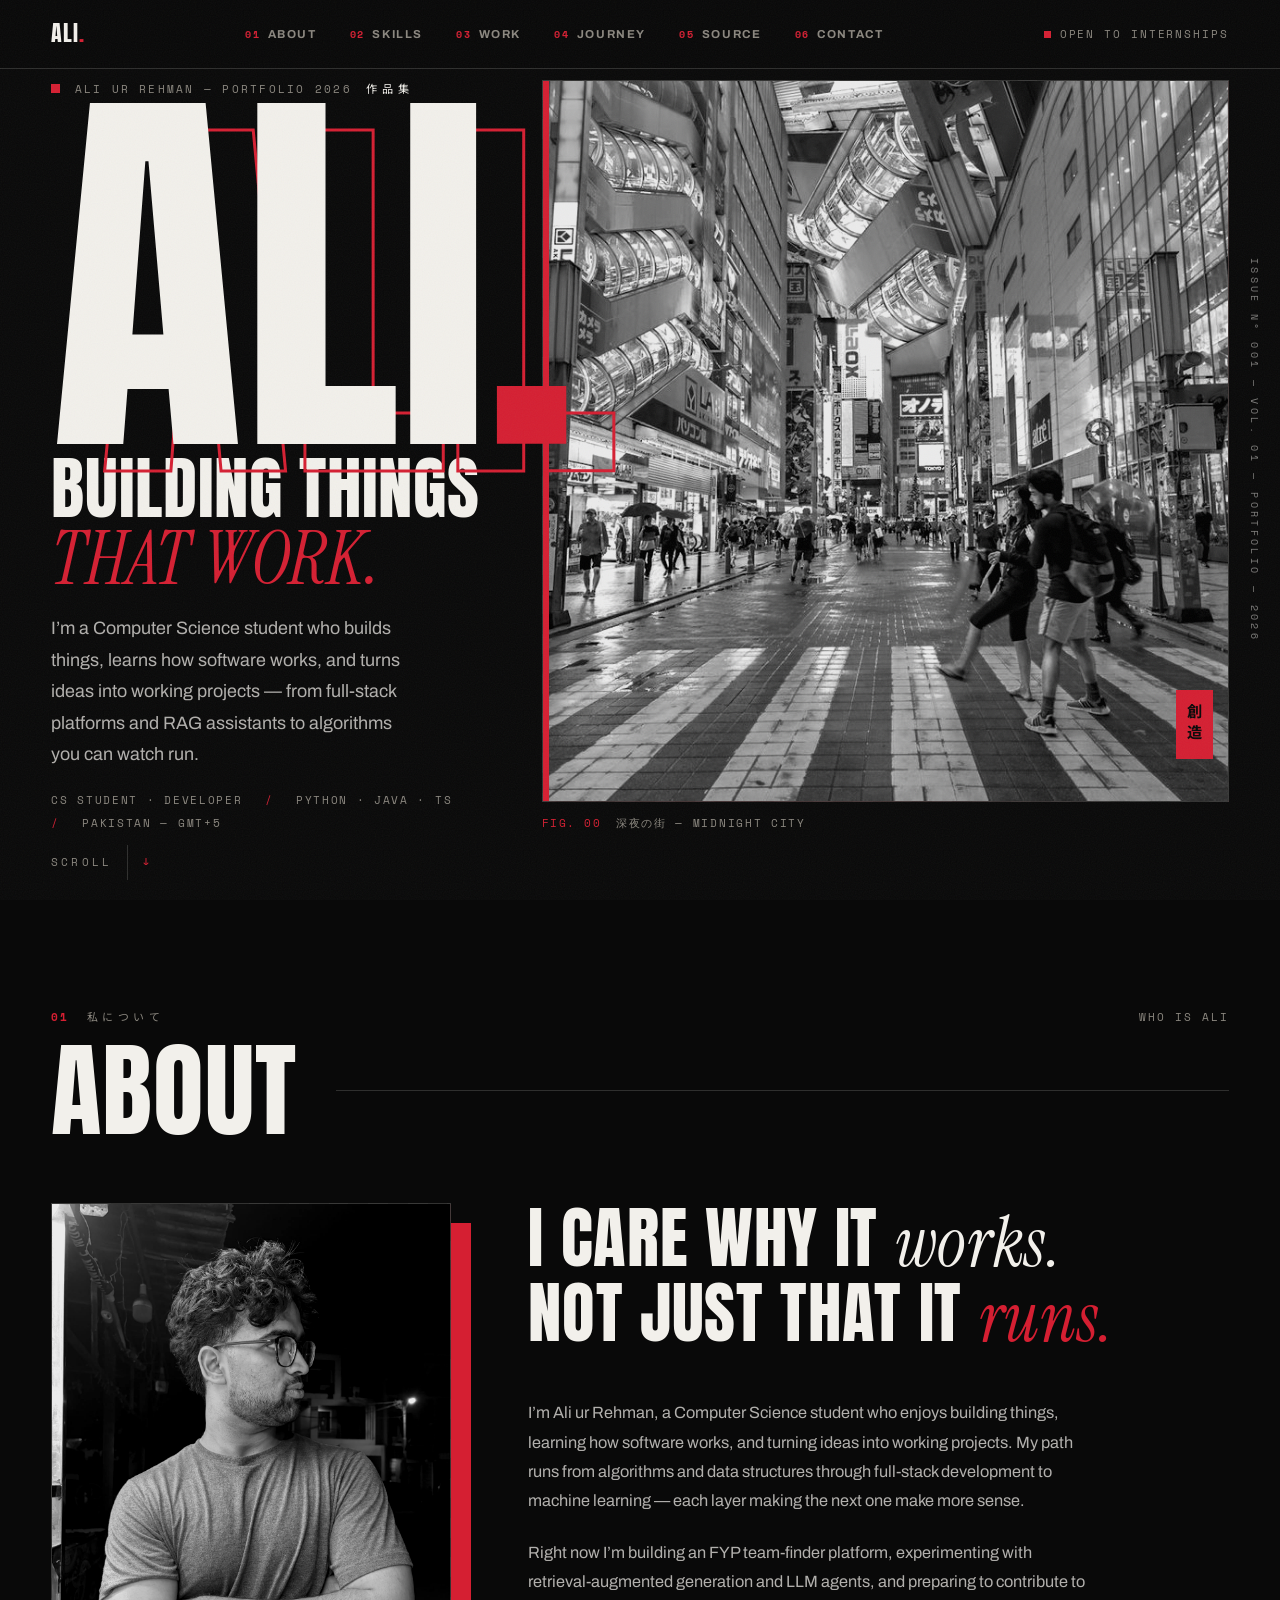
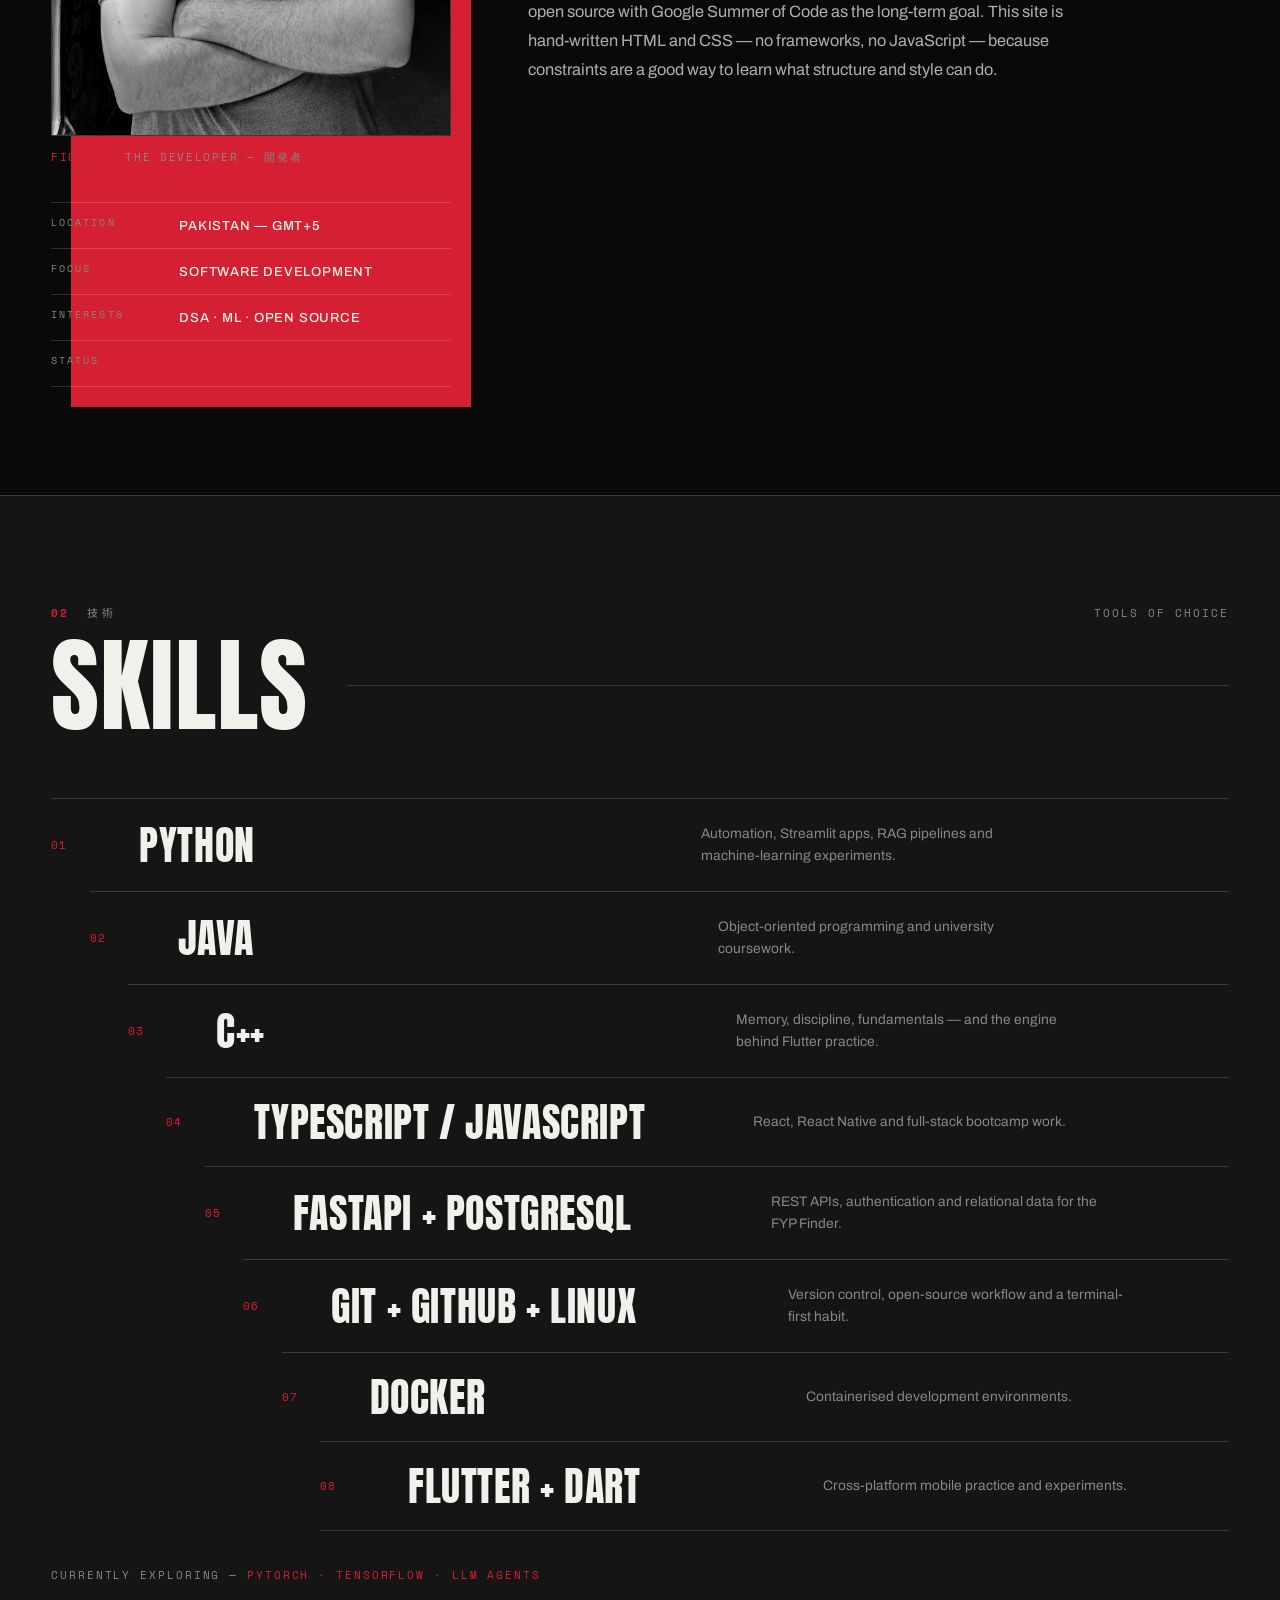
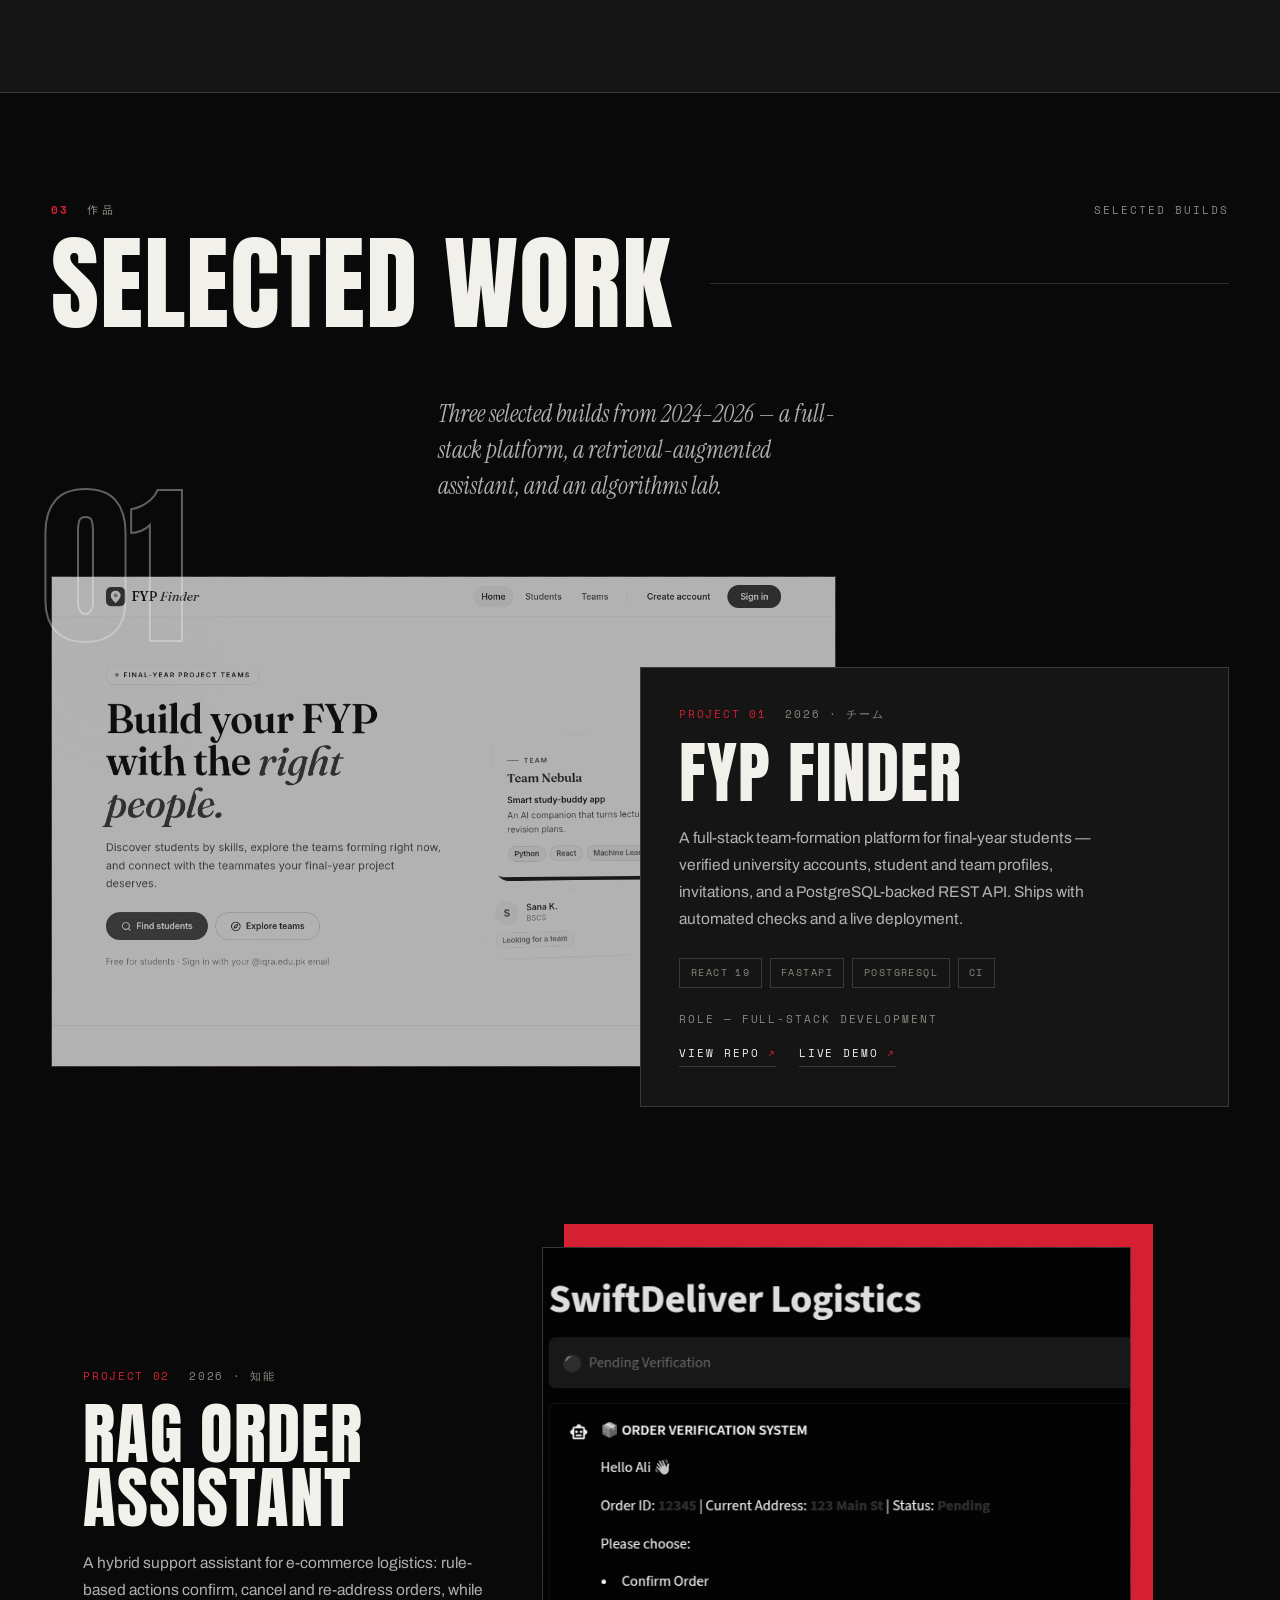
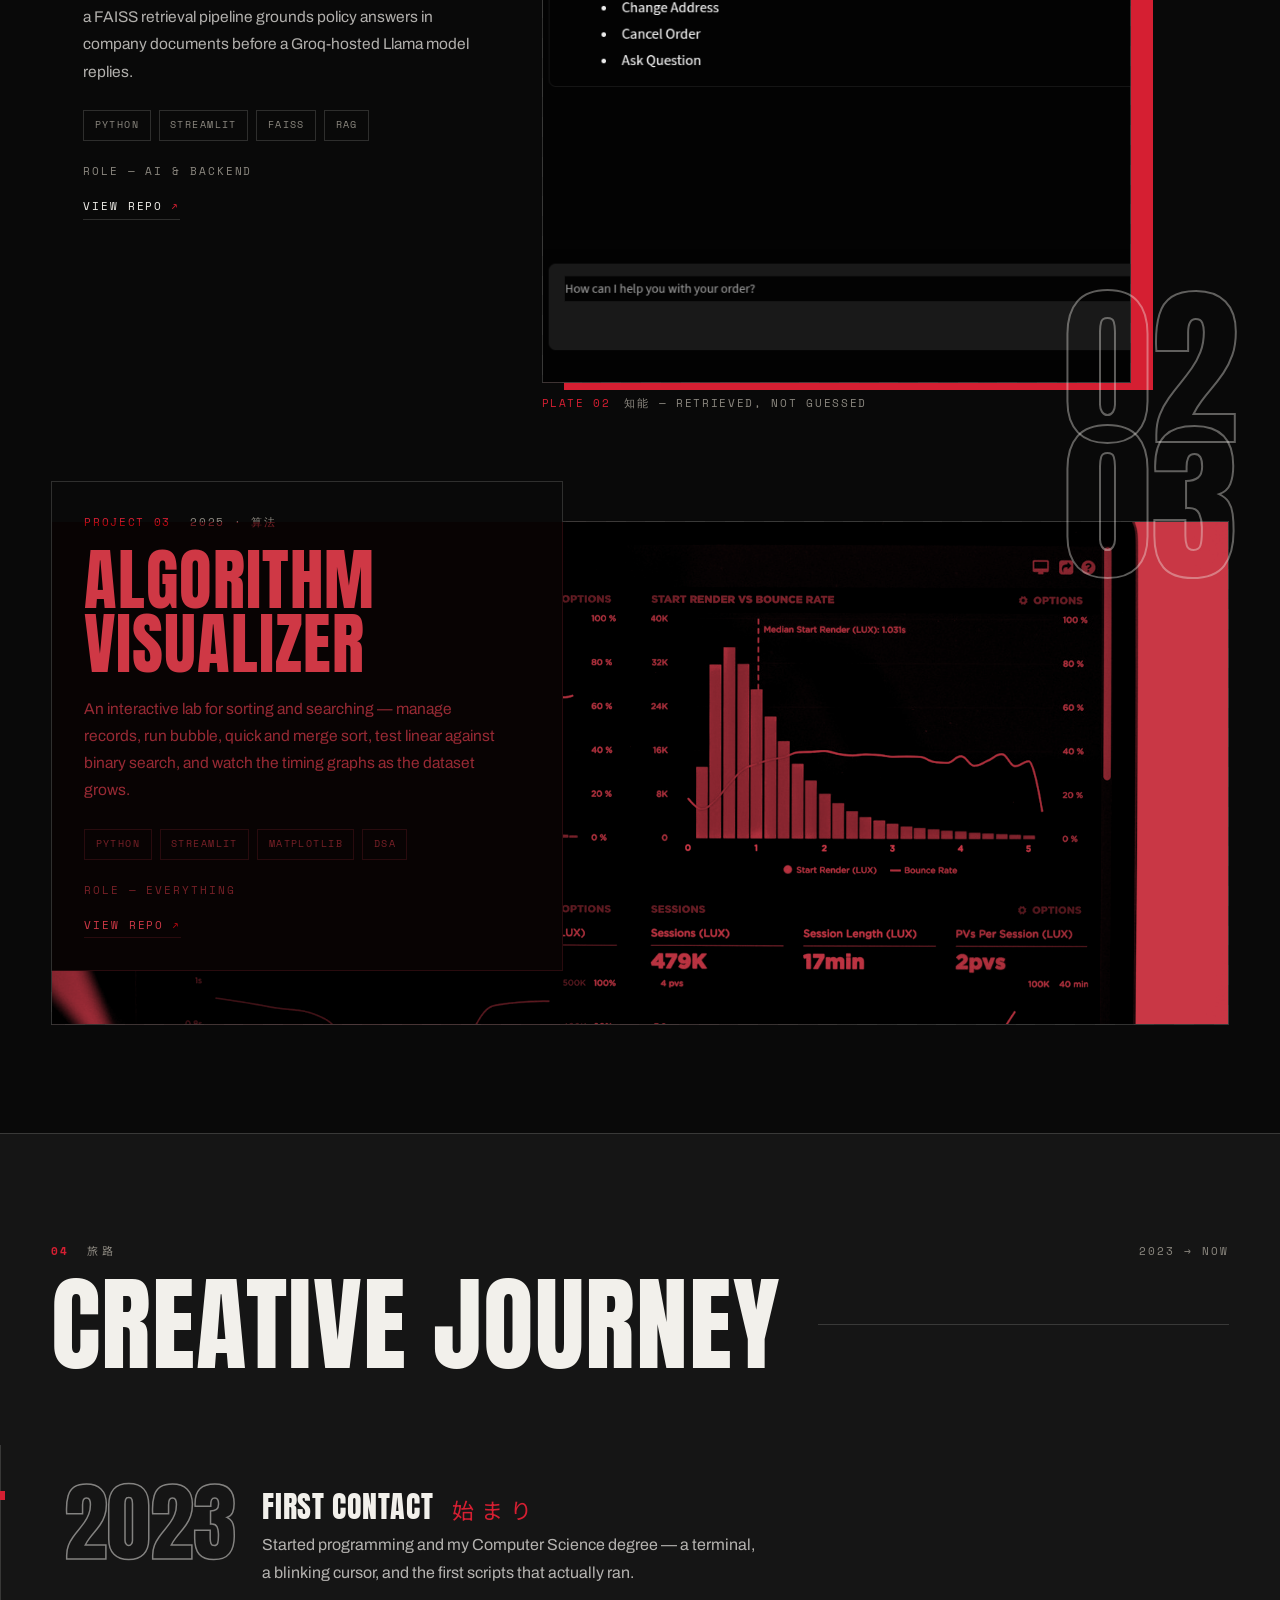
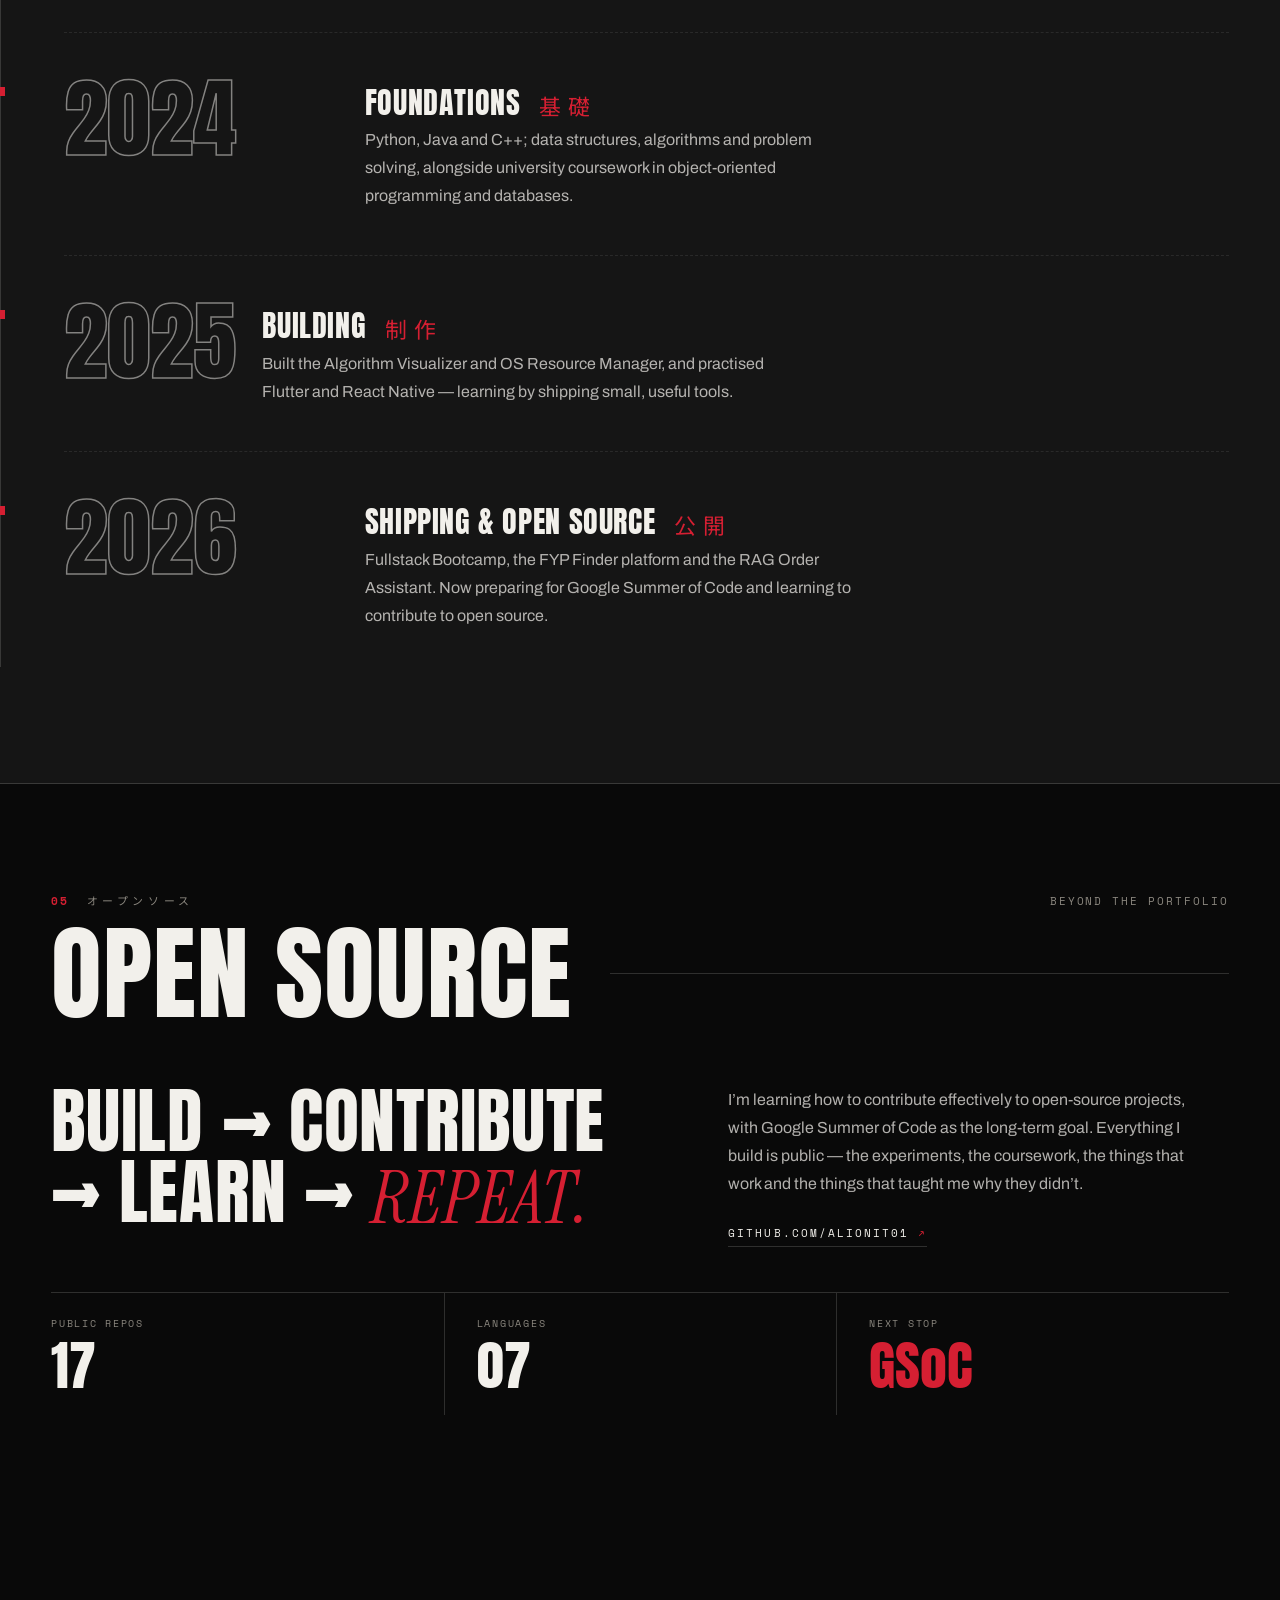
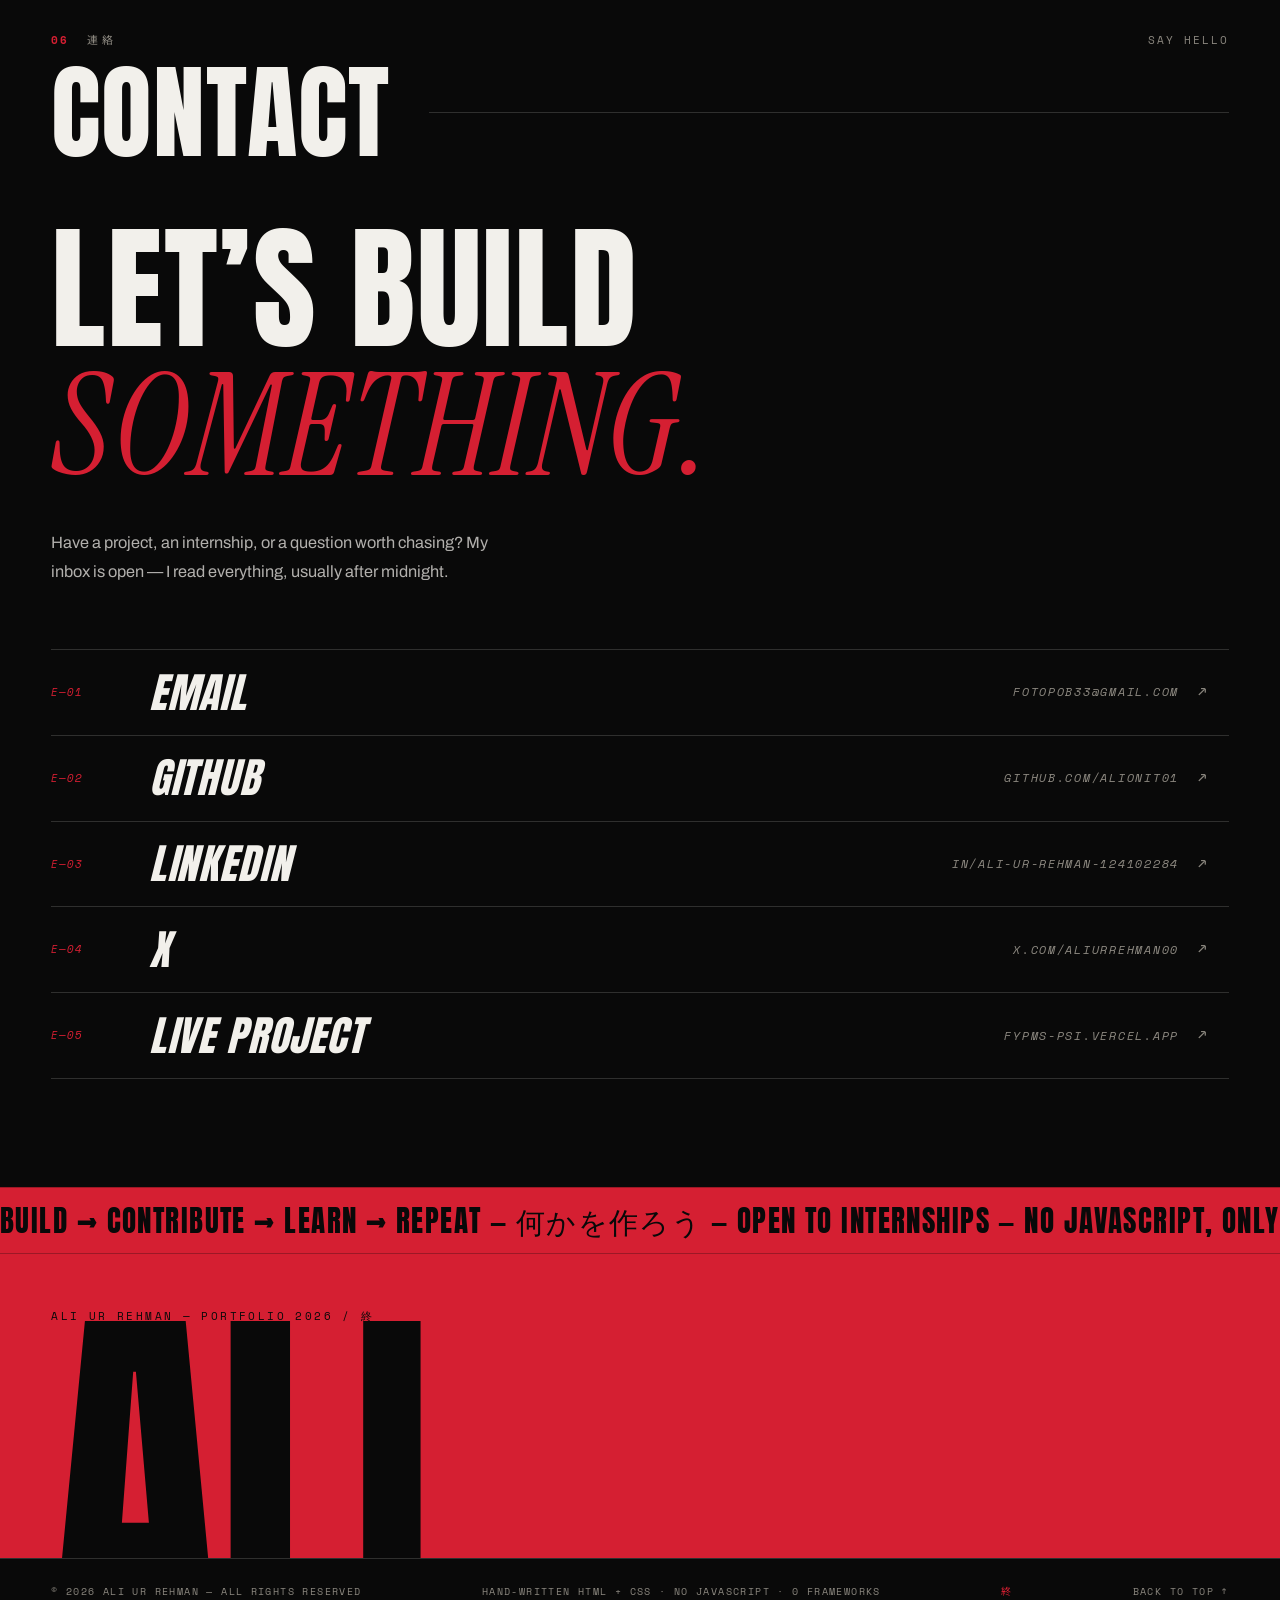
<file: ASS1/portfolio/index.html>
<!DOCTYPE html>
<html lang="en">
<head>
  <meta charset="UTF-8">
  <meta name="viewport" content="width=device-width, initial-scale=1.0">
  <title>Ali ur Rehman — CS Student &amp; Developer</title>
  <meta name="description" content="Ali ur Rehman — Computer Science student and developer building full-stack platforms, RAG assistants and algorithms you can watch run. A hand-written HTML and CSS portfolio.">
  <meta name="author" content="Ali ur Rehman">
  <meta name="theme-color" content="#090909">

  <link rel="icon" href="data:image/svg+xml,%3Csvg xmlns='http://www.w3.org/2000/svg' viewBox='0 0 64 64'%3E%3Crect width='64' height='64' fill='%23090909'/%3E%3Crect x='6' y='6' width='22' height='22' fill='%23D51F32'/%3E%3Ctext x='36' y='52' font-family='Arial Black, Arial, sans-serif' font-size='36' font-weight='900' fill='%23F2F0EB'%3EA%3C/text%3E%3C/svg%3E">

  <!-- Typography: Anton (display) · Archivo (text) · Instrument Serif (editorial italic) · Space Mono (metadata) · Noto Sans JP (Japanese decorative) -->
  <link rel="preconnect" href="https://fonts.googleapis.com">
  <link rel="preconnect" href="https://fonts.gstatic.com" crossorigin>
  <link href="https://fonts.googleapis.com/css2?family=Anton&family=Archivo:ital,wght@0,400;0,500;0,700;1,400&family=Instrument+Serif:ital@0;1&family=Noto+Sans+JP:wght@400;700&family=Space+Mono:wght@400;700&display=swap" rel="stylesheet">

  <link rel="stylesheet" href="style.css">
</head>

<body id="top">

  <a class="skip-link" href="#main">Skip to content</a>

  <!-- ============================================================
       01 — NAVIGATION · fixed rail, hairline rules, no JavaScript
  ============================================================ -->
  <header class="site-nav">
    <nav class="nav-inner container" aria-label="Primary">

      <a class="brand" href="#top">ALI<span class="brand-dot" aria-hidden="true">.</span></a>

      <ul class="nav-links">
        <li><a class="nav-link" href="#about"><span class="nl-num">01</span>ABOUT</a></li>
        <li><a class="nav-link" href="#skills"><span class="nl-num">02</span>SKILLS</a></li>
        <li><a class="nav-link" href="#work"><span class="nl-num">03</span>WORK</a></li>
        <li><a class="nav-link" href="#journey"><span class="nl-num">04</span>JOURNEY</a></li>
        <li><a class="nav-link" href="#source"><span class="nl-num">05</span>SOURCE</a></li>
        <li><a class="nav-link" href="#contact"><span class="nl-num">06</span>CONTACT</a></li>
      </ul>

      <p class="nav-status"><span class="status-dot" aria-hidden="true"></span>OPEN TO INTERNSHIPS</p>

      <!-- Pure-CSS menu toggle: the :target technique — see .menu in the stylesheet -->
      <a class="nav-burger" href="#menu" aria-label="Open navigation menu">
        <span></span><span></span><span></span>
      </a>

    </nav>
  </header>

  <!-- ============================================================
       MOBILE MENU · opens via #menu, closes the moment any
       in-page link is followed — CSS only, no JavaScript
  ============================================================ -->
  <nav class="menu" id="menu" aria-label="Mobile">
    <div class="menu-head">
      <p class="menu-label">目次 — INDEX</p>
      <a class="menu-close" href="#top">CLOSE <span aria-hidden="true">✕</span></a>
    </div>

    <ul class="menu-list">
      <li>
        <a class="menu-link" href="#about"><span class="ml-num">01</span><span class="ml-name">ABOUT</span><span class="ml-jp">私について</span></a>
      </li>
      <li>
        <a class="menu-link" href="#skills"><span class="ml-num">02</span><span class="ml-name">SKILLS</span><span class="ml-jp">技術</span></a>
      </li>
      <li>
        <a class="menu-link" href="#work"><span class="ml-num">03</span><span class="ml-name">WORK</span><span class="ml-jp">作品</span></a>
      </li>
      <li>
        <a class="menu-link" href="#journey"><span class="ml-num">04</span><span class="ml-name">JOURNEY</span><span class="ml-jp">旅路</span></a>
      </li>
      <li>
        <a class="menu-link" href="#source"><span class="ml-num">05</span><span class="ml-name">SOURCE</span><span class="ml-jp">源</span></a>
      </li>
      <li>
        <a class="menu-link" href="#contact"><span class="ml-num">06</span><span class="ml-name">CONTACT</span><span class="ml-jp">連絡</span></a>
      </li>
    </ul>

    <div class="menu-foot">
      <p>ALI UR REHMAN — CS STUDENT · DEVELOPER</p>
      <p>© 2026 · HAND-WRITTEN HTML + CSS</p>
    </div>
  </nav>

  <main id="main">

    <!-- ============================================================
         02 — HERO · cinematic title sequence, asymmetric composition
    ============================================================ -->
    <section class="hero" aria-label="Introduction">

      <p class="hero-issue" aria-hidden="true">ISSUE Nº 001 — VOL. 01 — PORTFOLIO — 2026</p>

      <div class="hero-inner container">

        <p class="hero-overline">
          <span class="overline-tick" aria-hidden="true"></span>
          ALI UR REHMAN — PORTFOLIO 2026
          <span class="overline-jp">作品集</span>
        </p>

        <h1 class="hero-name">
          <span class="hero-name-text">ALI<span class="hero-dot">.</span></span>
          <span class="hero-name-echo" aria-hidden="true">ALI.</span>
        </h1>

        <figure class="hero-figure">
          <div class="img-frame hero-frame">
            <img src="assets/hero-midnight.jpg"
                 alt="Rain-dark Tokyo alley glowing with neon signage at night"
                 width="1200" height="778" fetchpriority="high">
            <span class="hero-jp" aria-hidden="true">創造</span>
          </div>
          <figcaption class="hero-caption">
            <span class="hc-num">FIG. 00</span>深夜の街 — MIDNIGHT CITY
          </figcaption>
        </figure>

        <p class="hero-headline">
          BUILDING THINGS
          <em>THAT WORK.</em>
        </p>

        <p class="hero-intro">
          I&rsquo;m a Computer Science student who builds things, learns how software works, and turns
          ideas into working projects — from full-stack platforms and RAG assistants to algorithms
          you can watch run.
        </p>

        <ul class="hero-meta">
          <li>CS STUDENT · DEVELOPER</li>
          <li>PYTHON · JAVA · TS</li>
          <li>PAKISTAN — GMT+5</li>
        </ul>

        <a class="hero-scroll" href="#about" aria-label="Scroll down to the about section">
          <span class="hs-label">SCROLL</span>
          <span class="hs-line" aria-hidden="true"></span>
          <span class="hs-arrow" aria-hidden="true">↓</span>
        </a>

      </div>
    </section>

    <!-- ============================================================
         03 — ABOUT · editorial spread with metadata
    ============================================================ -->
    <section class="about" id="about">

      <header class="sec-head container">
        <p class="sec-kicker">
          <span class="sec-num">01</span>
          <span class="sec-jp">私について</span>
          <span class="sec-note">WHO IS ALI</span>
        </p>
        <h2 class="sec-title">ABOUT</h2>
      </header>

      <div class="about-grid container">

        <figure class="about-figure reveal">
          <div class="img-frame about-frame">
            <img src="assets/portrait.jpeg"
                 alt="Black-and-white portrait of the developer lit by a single window"
                 width="900" height="1350" loading="lazy">
          </div>
          <figcaption class="about-caption">
            <span class="hc-num">FIG. 01</span>THE DEVELOPER — 開発者
          </figcaption>

          <dl class="about-meta">
            <div>
              <dt>LOCATION</dt>
              <dd>PAKISTAN — GMT+5</dd>
            </div>
            <div>
              <dt>FOCUS</dt>
              <dd>SOFTWARE DEVELOPMENT</dd>
            </div>
            <div>
              <dt>INTERESTS</dt>
              <dd>DSA · ML · OPEN SOURCE</dd>
            </div>
            <div>
              <dt>STATUS</dt>
              <dd class="st-open"><span class="status-dot" aria-hidden="true"></span>OPEN TO INTERNSHIPS</dd>
            </div>
          </dl>
        </figure>

        <div class="about-body reveal">
          <p class="about-statement">
            I CARE WHY IT <em>works.</em><br>
            NOT JUST THAT IT <em class="st-red">runs.</em>
          </p>

          <p class="about-bio">
            I&rsquo;m Ali ur Rehman, a Computer Science student who enjoys building things, learning
            how software works, and turning ideas into working projects. My path runs from
            algorithms and data structures through full-stack development to machine learning —
            each layer making the next one make more sense.
          </p>

          <p class="about-bio">
            Right now I&rsquo;m building an FYP team-finder platform, experimenting with
            retrieval-augmented generation and LLM agents, and preparing to contribute to open
            source with Google Summer of Code as the long-term goal. This site is hand-written
            HTML and CSS — no frameworks, no JavaScript — because constraints are a good way to
            learn what structure and style can do.
          </p>
        </div>

      </div>
    </section>

    <!-- ============================================================
         04 — SKILLS · typographic index, no progress bars
    ============================================================ -->
    <section class="skills" id="skills">

      <header class="sec-head container">
        <p class="sec-kicker">
          <span class="sec-num">02</span>
          <span class="sec-jp">技術</span>
          <span class="sec-note">TOOLS OF CHOICE</span>
        </p>
        <h2 class="sec-title">SKILLS</h2>
      </header>

      <ul class="skills-list container reveal">
        <li class="skill">
          <span class="skill-idx">01</span>
          <h3 class="skill-name">PYTHON</h3>
          <p class="skill-note">Automation, Streamlit apps, RAG pipelines and machine-learning experiments.</p>
          <span class="skill-arrow" aria-hidden="true">↗</span>
        </li>
        <li class="skill">
          <span class="skill-idx">02</span>
          <h3 class="skill-name">JAVA</h3>
          <p class="skill-note">Object-oriented programming and university coursework.</p>
          <span class="skill-arrow" aria-hidden="true">↗</span>
        </li>
        <li class="skill">
          <span class="skill-idx">03</span>
          <h3 class="skill-name">C++</h3>
          <p class="skill-note">Memory, discipline, fundamentals — and the engine behind Flutter practice.</p>
          <span class="skill-arrow" aria-hidden="true">↗</span>
        </li>
        <li class="skill">
          <span class="skill-idx">04</span>
          <h3 class="skill-name">TYPESCRIPT / JAVASCRIPT</h3>
          <p class="skill-note">React, React Native and full-stack bootcamp work.</p>
          <span class="skill-arrow" aria-hidden="true">↗</span>
        </li>
        <li class="skill">
          <span class="skill-idx">05</span>
          <h3 class="skill-name">FASTAPI + POSTGRESQL</h3>
          <p class="skill-note">REST APIs, authentication and relational data for the FYP Finder.</p>
          <span class="skill-arrow" aria-hidden="true">↗</span>
        </li>
        <li class="skill">
          <span class="skill-idx">06</span>
          <h3 class="skill-name">GIT + GITHUB + LINUX</h3>
          <p class="skill-note">Version control, open-source workflow and a terminal-first habit.</p>
          <span class="skill-arrow" aria-hidden="true">↗</span>
        </li>
        <li class="skill">
          <span class="skill-idx">07</span>
          <h3 class="skill-name">DOCKER</h3>
          <p class="skill-note">Containerised development environments.</p>
          <span class="skill-arrow" aria-hidden="true">↗</span>
        </li>
        <li class="skill">
          <span class="skill-idx">08</span>
          <h3 class="skill-name">FLUTTER + DART</h3>
          <p class="skill-note">Cross-platform mobile practice and experiments.</p>
          <span class="skill-arrow" aria-hidden="true">↗</span>
        </li>
      </ul>

      <p class="skills-note container reveal">
        CURRENTLY EXPLORING — <span>PYTORCH · TENSORFLOW · LLM AGENTS</span>
      </p>

    </section>

    <!-- ============================================================
         05 — SELECTED WORK · three projects, three compositions
    ============================================================ -->
    <section class="work" id="work">

      <header class="sec-head container">
        <p class="sec-kicker">
          <span class="sec-num">03</span>
          <span class="sec-jp">作品</span>
          <span class="sec-note">SELECTED BUILDS</span>
        </p>
        <h2 class="sec-title">SELECTED WORK</h2>
      </header>

      <p class="work-note container reveal">
        Three selected builds from 2024&ndash;2026 — a full-stack platform, a retrieval-augmented
        assistant, and an algorithms lab.
      </p>

      <!-- PROJECT 01 — FYP FINDER · full-bleed product shot, panel overlapping the frame -->
      <article class="project project-a container reveal">
        <span class="project-idx" aria-hidden="true">01</span>

        <div class="project-media img-frame">
          <img src="assets/fyp-finder.jpg"
               alt="FYP Finder landing page with the headline 'Build your FYP with the right people.'"
               width="1280" height="800" loading="lazy">
        </div>

        <div class="project-body">
          <p class="project-kicker">
            <span class="pk-num">PROJECT 01</span>
            <span class="pk-meta">2026 · チーム</span>
          </p>
          <h3 class="project-title">FYP FINDER</h3>
          <p class="project-desc">
            A full-stack team-formation platform for final-year students — verified university
            accounts, student and team profiles, invitations, and a PostgreSQL-backed REST API.
            Ships with automated checks and a live deployment.
          </p>
          <ul class="project-tags">
            <li>REACT 19</li>
            <li>FASTAPI</li>
            <li>POSTGRESQL</li>
            <li>CI</li>
          </ul>
          <p class="project-role">ROLE — FULL-STACK DEVELOPMENT</p>
          <p class="project-links">
            <a class="project-link" href="https://github.com/Alionit01/Fypms" target="_blank" rel="noopener">VIEW REPO <span aria-hidden="true">↗</span></a>
            <a class="project-link" href="https://fypms-psi.vercel.app/" target="_blank" rel="noopener">LIVE DEMO <span aria-hidden="true">↗</span></a>
          </p>
        </div>
      </article>

      <!-- PROJECT 02 — RAG ORDER ASSISTANT · text left, offset-framed plate right -->
      <article class="project project-b container reveal">
        <span class="project-idx" aria-hidden="true">02</span>

        <div class="project-body">
          <p class="project-kicker">
            <span class="pk-num">PROJECT 02</span>
            <span class="pk-meta">2026 · 知能</span>
          </p>
          <h3 class="project-title">RAG ORDER ASSISTANT</h3>
          <p class="project-desc">
            A hybrid support assistant for e-commerce logistics: rule-based actions confirm, cancel
            and re-address orders, while a FAISS retrieval pipeline grounds policy answers in company
            documents before a Groq-hosted Llama model replies.
          </p>
          <ul class="project-tags">
            <li>PYTHON</li>
            <li>STREAMLIT</li>
            <li>FAISS</li>
            <li>RAG</li>
          </ul>
          <p class="project-role">ROLE — AI &amp; BACKEND</p>
          <p class="project-links">
            <a class="project-link" href="https://github.com/Alionit01/Rag_Chatbot" target="_blank" rel="noopener">VIEW REPO <span aria-hidden="true">↗</span></a>
          </p>
        </div>

        <figure class="project-plate">
          <div class="project-media img-frame">
            <img src="assets/rag-interface.png"
                 alt="RAG order assistant chat interface"
                 width="841" height="806" loading="lazy">
          </div>
          <figcaption class="project-caption">
            <span class="hc-num">PLATE 02</span>知能 — RETRIEVED, NOT GUESSED
          </figcaption>
        </figure>
      </article>

      <!-- PROJECT 03 — ALGORITHM VISUALIZER · full-width band, red duotone that clears on hover -->
      <article class="project project-c container reveal">
        <span class="project-idx" aria-hidden="true">03</span>

        <div class="project-media img-frame">
          <img src="assets/algo-visualizer.jpg"
               alt="Performance charts and data arranged on a dark dashboard"
               width="1600" height="1067" loading="lazy">
        </div>

        <div class="project-body">
          <p class="project-kicker">
            <span class="pk-num">PROJECT 03</span>
            <span class="pk-meta">2025 · 算法</span>
          </p>
          <h3 class="project-title">ALGORITHM VISUALIZER</h3>
          <p class="project-desc">
            An interactive lab for sorting and searching — manage records, run bubble, quick and
            merge sort, test linear against binary search, and watch the timing graphs as the
            dataset grows.
          </p>
          <ul class="project-tags">
            <li>PYTHON</li>
            <li>STREAMLIT</li>
            <li>MATPLOTLIB</li>
            <li>DSA</li>
          </ul>
          <p class="project-role">ROLE — EVERYTHING</p>
          <p class="project-links">
            <a class="project-link" href="https://github.com/Alionit01/Algo-Visualizer" target="_blank" rel="noopener">VIEW REPO <span aria-hidden="true">↗</span></a>
          </p>
        </div>
      </article>

    </section>

    <!-- ============================================================
         06 — CREATIVE JOURNEY · vertical rail, outlined years
    ============================================================ -->
    <section class="journey" id="journey">

      <header class="sec-head container">
        <p class="sec-kicker">
          <span class="sec-num">04</span>
          <span class="sec-jp">旅路</span>
          <span class="sec-note">2023 → NOW</span>
        </p>
        <h2 class="sec-title">CREATIVE JOURNEY</h2>
      </header>

      <ol class="journey-rail container reveal">
        <li class="stop">
          <span class="stop-year">2023</span>
          <div class="stop-body">
            <h3 class="stop-title">FIRST CONTACT <span class="stop-jp">始まり</span></h3>
            <p class="stop-text">
              Started programming and my Computer Science degree — a terminal, a blinking cursor,
              and the first scripts that actually ran.
            </p>
          </div>
        </li>
        <li class="stop">
          <span class="stop-year">2024</span>
          <div class="stop-body">
            <h3 class="stop-title">FOUNDATIONS <span class="stop-jp">基礎</span></h3>
            <p class="stop-text">
              Python, Java and C++; data structures, algorithms and problem solving, alongside
              university coursework in object-oriented programming and databases.
            </p>
          </div>
        </li>
        <li class="stop">
          <span class="stop-year">2025</span>
          <div class="stop-body">
            <h3 class="stop-title">BUILDING <span class="stop-jp">制作</span></h3>
            <p class="stop-text">
              Built the Algorithm Visualizer and OS Resource Manager, and practised Flutter and
              React Native — learning by shipping small, useful tools.
            </p>
          </div>
        </li>
        <li class="stop">
          <span class="stop-year">2026</span>
          <div class="stop-body">
            <h3 class="stop-title">SHIPPING &amp; OPEN SOURCE <span class="stop-jp">公開</span></h3>
            <p class="stop-text">
              Fullstack Bootcamp, the FYP Finder platform and the RAG Order Assistant. Now preparing
              for Google Summer of Code and learning to contribute to open source.
            </p>
          </div>
        </li>
      </ol>

    </section>

    <!-- ============================================================
         07 — OPEN SOURCE · proof of work beyond the portfolio
    ============================================================ -->
    <section class="oss" id="source">

      <header class="sec-head container">
        <p class="sec-kicker">
          <span class="sec-num">05</span>
          <span class="sec-jp">オープンソース</span>
          <span class="sec-note">BEYOND THE PORTFOLIO</span>
        </p>
        <h2 class="sec-title">OPEN SOURCE</h2>
      </header>

      <div class="oss-grid container">

        <p class="oss-statement reveal">
          BUILD → CONTRIBUTE<br>
          → LEARN → <em>REPEAT.</em>
        </p>

        <div class="oss-body reveal">
          <p>
            I&rsquo;m learning how to contribute effectively to open-source projects, with Google
            Summer of Code as the long-term goal. Everything I build is public — the experiments,
            the coursework, the things that work and the things that taught me why they
            didn&rsquo;t.
          </p>
          <a class="oss-link" href="https://github.com/Alionit01" target="_blank" rel="noopener">
            GITHUB.COM/ALIONIT01 <span aria-hidden="true">↗</span>
          </a>
        </div>

        <dl class="oss-stats reveal">
          <div>
            <dt>PUBLIC REPOS</dt>
            <dd>17</dd>
          </div>
          <div>
            <dt>LANGUAGES</dt>
            <dd>07</dd>
          </div>
          <div>
            <dt>NEXT STOP</dt>
            <dd>GSoC</dd>
          </div>
        </dl>

      </div>

    </section>

    <!-- ============================================================
         08 — CONTACT · final sequence
    ============================================================ -->
    <section class="contact" id="contact">

      <header class="sec-head container">
        <p class="sec-kicker">
          <span class="sec-num">06</span>
          <span class="sec-jp">連絡</span>
          <span class="sec-note">SAY HELLO</span>
        </p>
        <h2 class="sec-title">CONTACT</h2>
      </header>

      <div class="contact-grid container">

        <h3 class="contact-title reveal">
          LET&rsquo;S BUILD<br>
          <em>SOMETHING.</em>
        </h3>

        <p class="contact-sub reveal">
          Have a project, an internship, or a question worth chasing? My inbox is open — I read
          everything, usually after midnight.
        </p>

        <address class="contact-links reveal">
          <ul>
            <li>
              <a class="contact-link" href="mailto:fotopob33@gmail.com">
                <span class="cl-num">E—01</span>
                <span class="cl-label">EMAIL</span>
                <span class="cl-value">FOTOPOB33@GMAIL.COM</span>
                <span class="cl-arrow" aria-hidden="true">↗</span>
              </a>
            </li>
            <li>
              <a class="contact-link" href="https://github.com/Alionit01" target="_blank" rel="noopener">
                <span class="cl-num">E—02</span>
                <span class="cl-label">GITHUB</span>
                <span class="cl-value">GITHUB.COM/ALIONIT01</span>
                <span class="cl-arrow" aria-hidden="true">↗</span>
              </a>
            </li>
            <li>
              <a class="contact-link" href="https://www.linkedin.com/in/ali-ur-rehman-124102284/" target="_blank" rel="noopener">
                <span class="cl-num">E—03</span>
                <span class="cl-label">LINKEDIN</span>
                <span class="cl-value">IN/ALI-UR-REHMAN-124102284</span>
                <span class="cl-arrow" aria-hidden="true">↗</span>
              </a>
            </li>
            <li>
              <a class="contact-link" href="https://x.com/AliurRehman00" target="_blank" rel="noopener">
                <span class="cl-num">E—04</span>
                <span class="cl-label">X</span>
                <span class="cl-value">X.COM/ALIURREHMAN00</span>
                <span class="cl-arrow" aria-hidden="true">↗</span>
              </a>
            </li>
            <li>
              <a class="contact-link" href="https://fypms-psi.vercel.app/" target="_blank" rel="noopener">
                <span class="cl-num">E—05</span>
                <span class="cl-label">LIVE PROJECT</span>
                <span class="cl-value">FYPMS-PSI.VERCEL.APP</span>
                <span class="cl-arrow" aria-hidden="true">↗</span>
              </a>
            </li>
          </ul>
        </address>

      </div>
    </section>

  </main>

  <!-- ============================================================
       FINALE · red block, marquee band, cropped signature
  ============================================================ -->
  <div class="finale" aria-hidden="true">
    <div class="marquee">
      <div class="marquee-track">
        <span>BUILD → CONTRIBUTE → LEARN → REPEAT — 何かを作ろう — OPEN TO INTERNSHIPS — NO JAVASCRIPT, ONLY CSS —&nbsp;</span>
        <span>BUILD → CONTRIBUTE → LEARN → REPEAT — 何かを作ろう — OPEN TO INTERNSHIPS — NO JAVASCRIPT, ONLY CSS —&nbsp;</span>
      </div>
    </div>

    <div class="finale-inner container">
      <p class="finale-meta">ALI UR REHMAN — PORTFOLIO 2026 / 終</p>
      <p class="finale-name">ALI.</p>
    </div>
  </div>

  <!-- ============================================================
       COLOPHON
  ============================================================ -->
  <footer class="colophon">
    <div class="colophon-inner container">
      <p>© 2026 ALI UR REHMAN — ALL RIGHTS RESERVED</p>
      <p>HAND-WRITTEN HTML + CSS · NO JAVASCRIPT · 0 FRAMEWORKS</p>
      <p class="colo-jp">終</p>
      <a href="#top">BACK TO TOP ↑</a>
    </div>
  </footer>

</body>
</html>
</file>
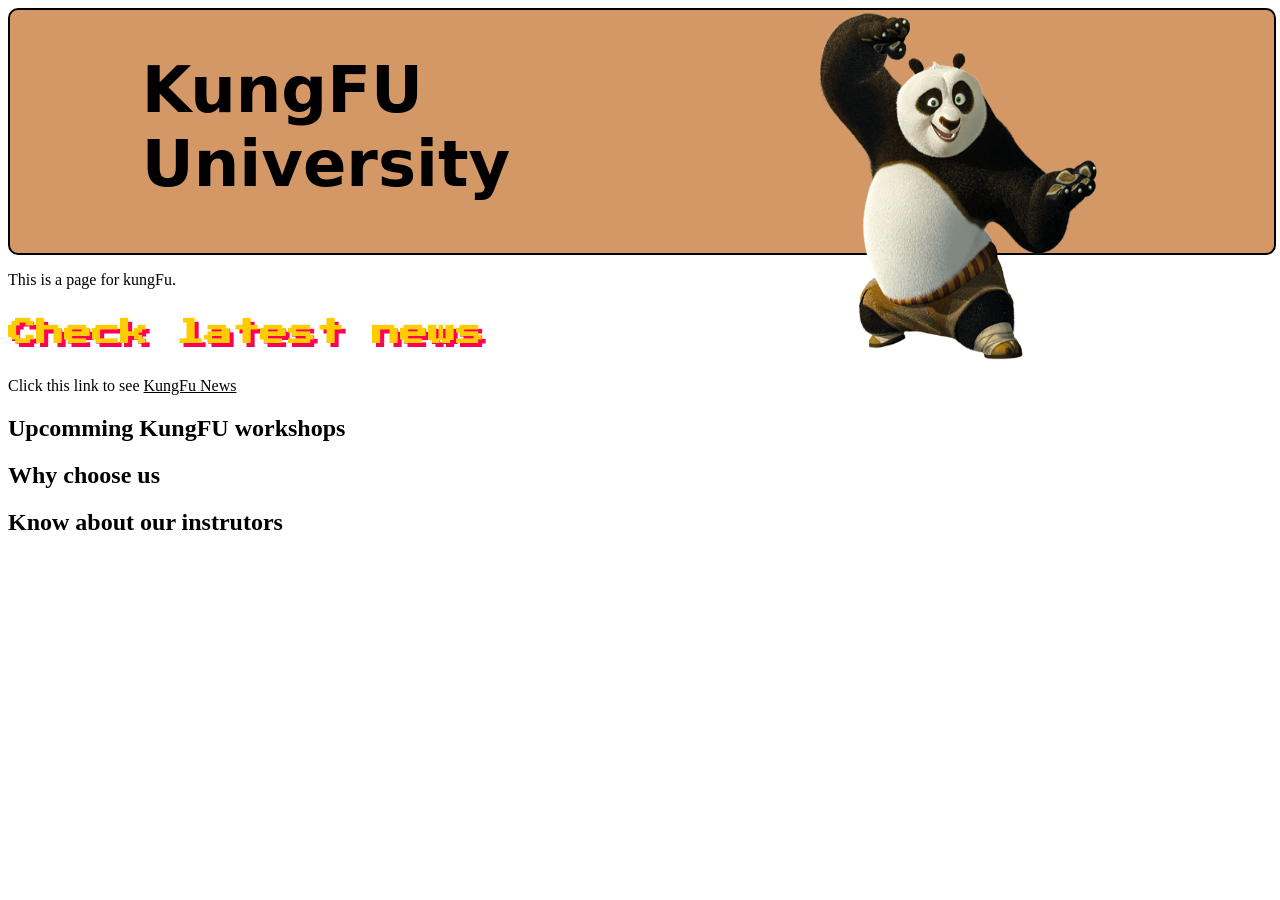
<file: learning/html_css/index.html>
<!DOCTYPE html>
<html>
<head>
<title>KungFU</title>
<link rel="stylesheet" href="style.css">

  <link rel="preconnect" href="https://fonts.googleapis.com">
  <link rel="preconnect" href="https://fonts.gstatic.com" crossorigin>
  <link href="https://fonts.googleapis.com/css2?family=Press+Start+2P&display=swap" rel="stylesheet">

</head>
<body>


<div class="gridContainer">
    <h1 class="gradient-heading">KungFU <br> University</h1>
    <img src="panda.png" width="280" height="350">
</div>

<p>This is a page for kungFu.</p>
<h2 class="arcade-title">Check latest news</h2>
<span>Click this link to see </span><a style="color:Black;" href='https://kungfupanda.fandom.com/wiki/Category:Images_from_Kung_Fu_Panda'>KungFu News</a>
<h2>Upcomming KungFU workshops</h2>
<div class="cool">
<h2>Why choose us</h2>
<h2>Know about our instrutors</h2>
</div>






</body>
</html>
</file>
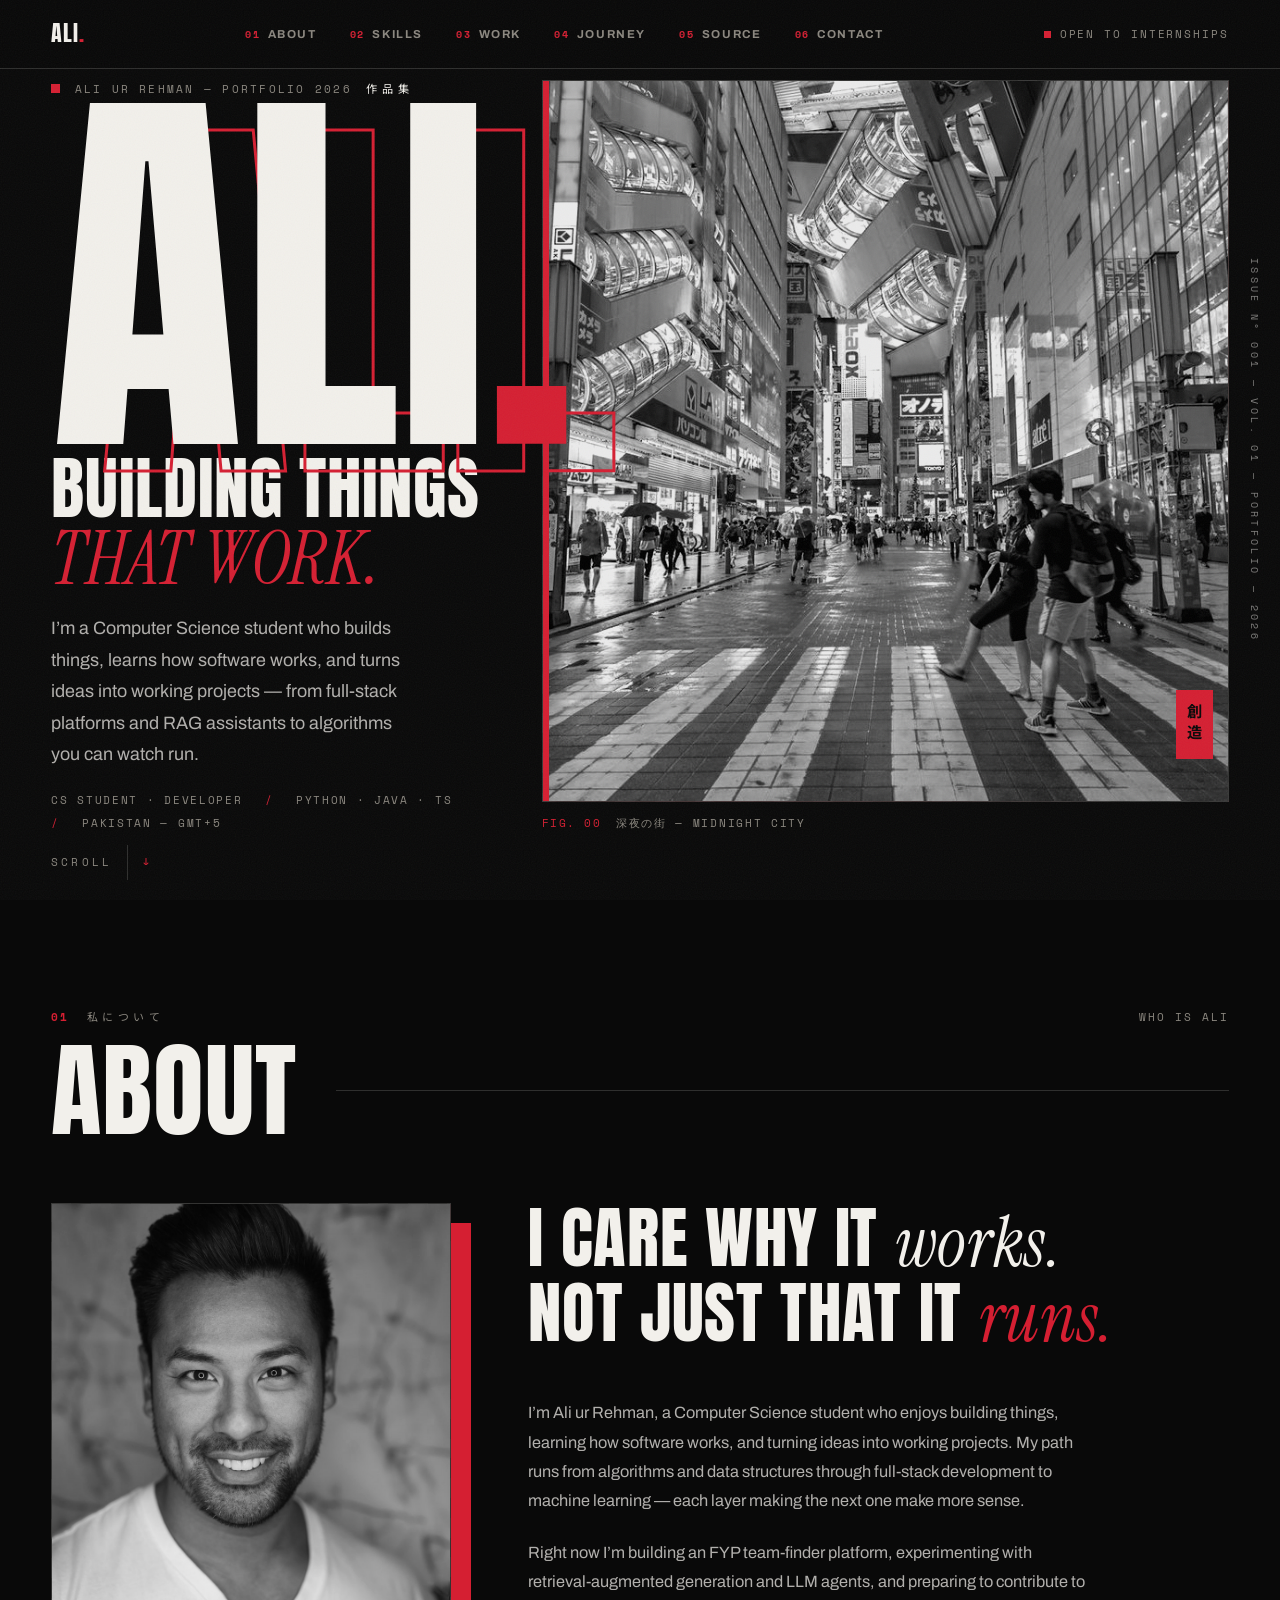
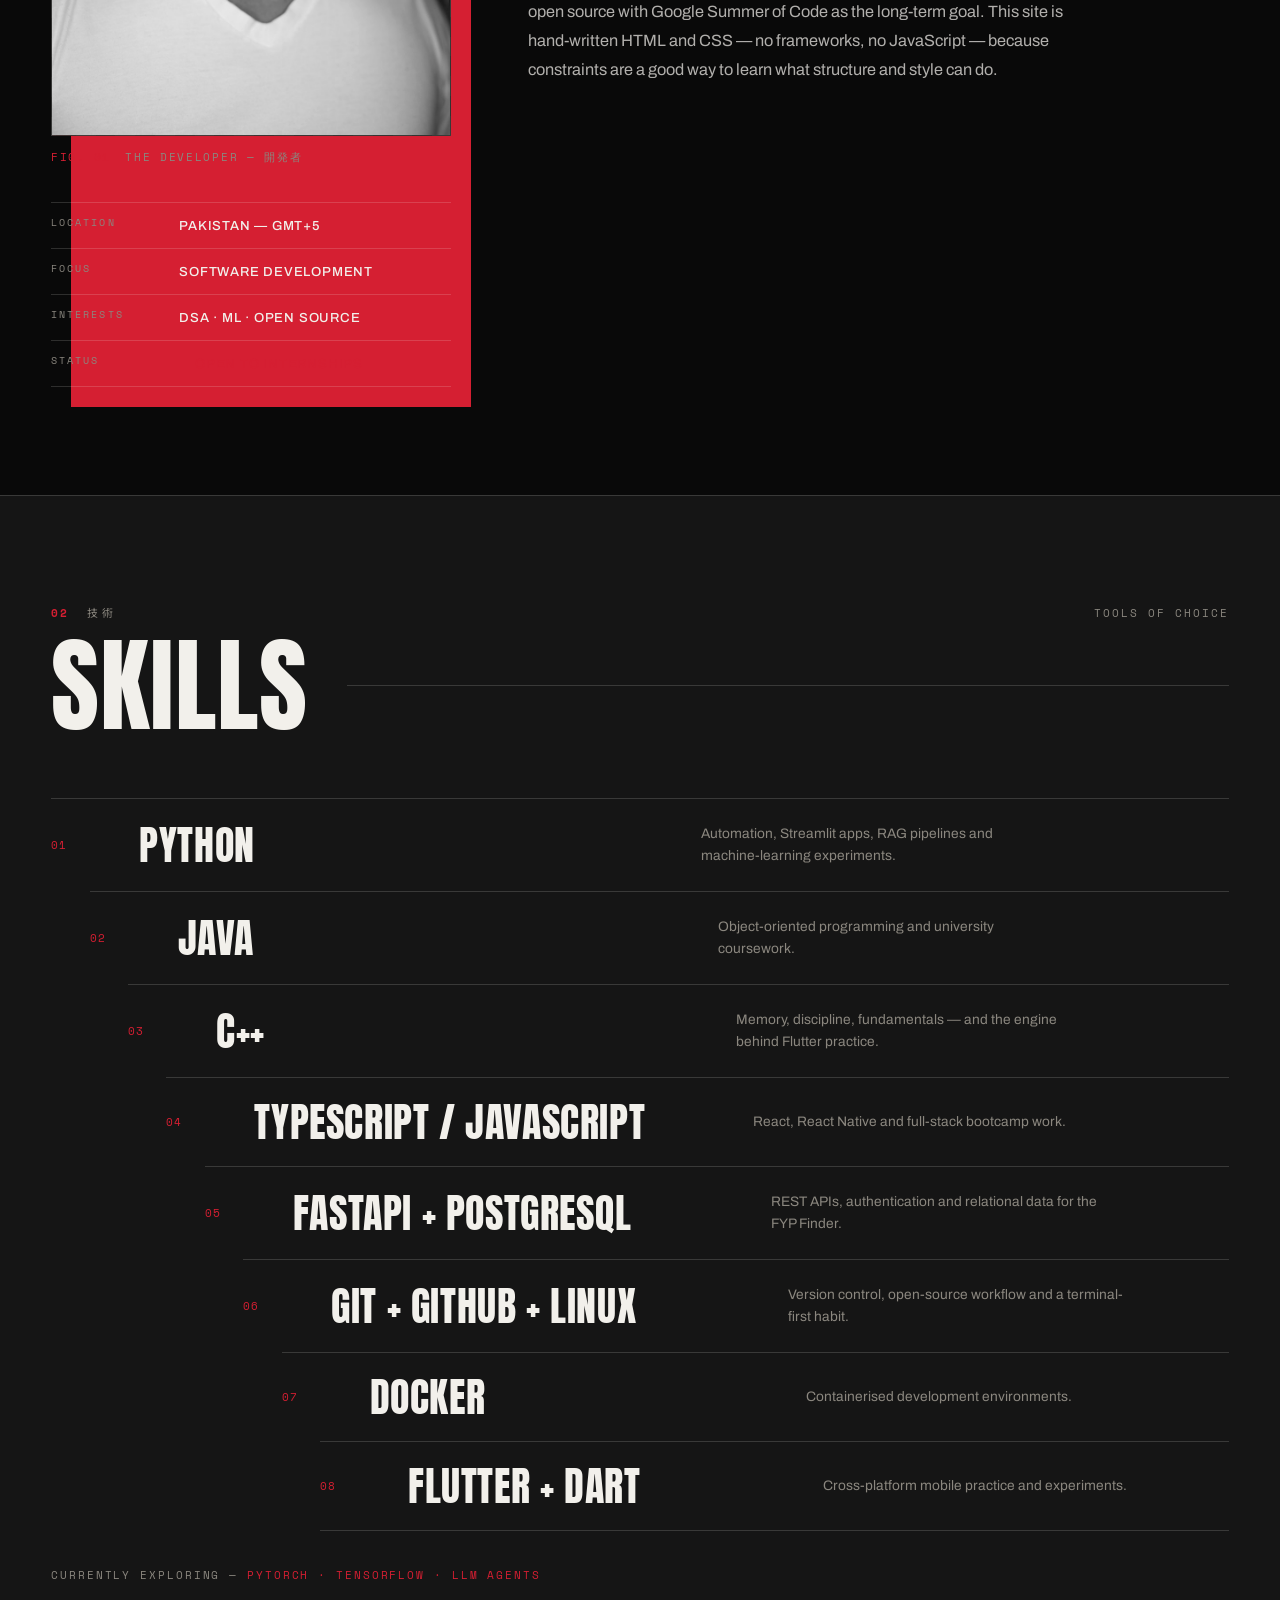
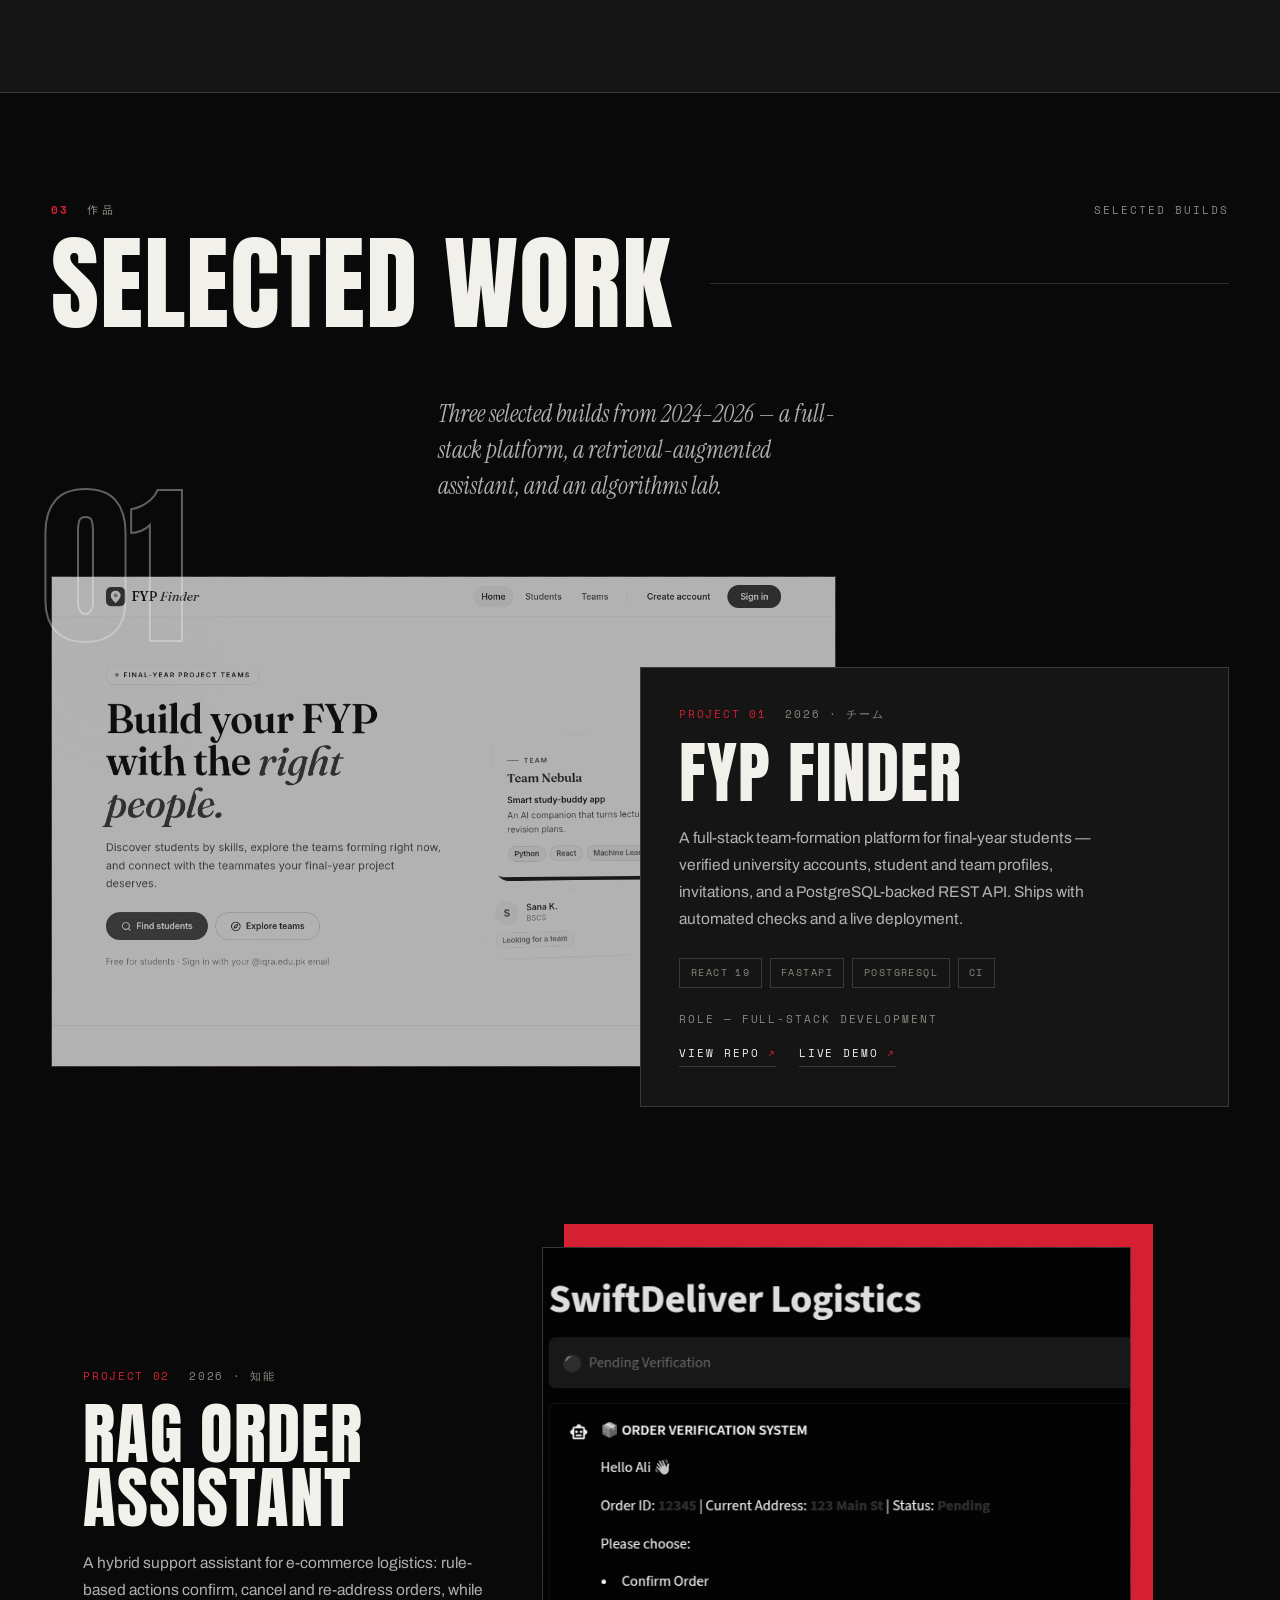
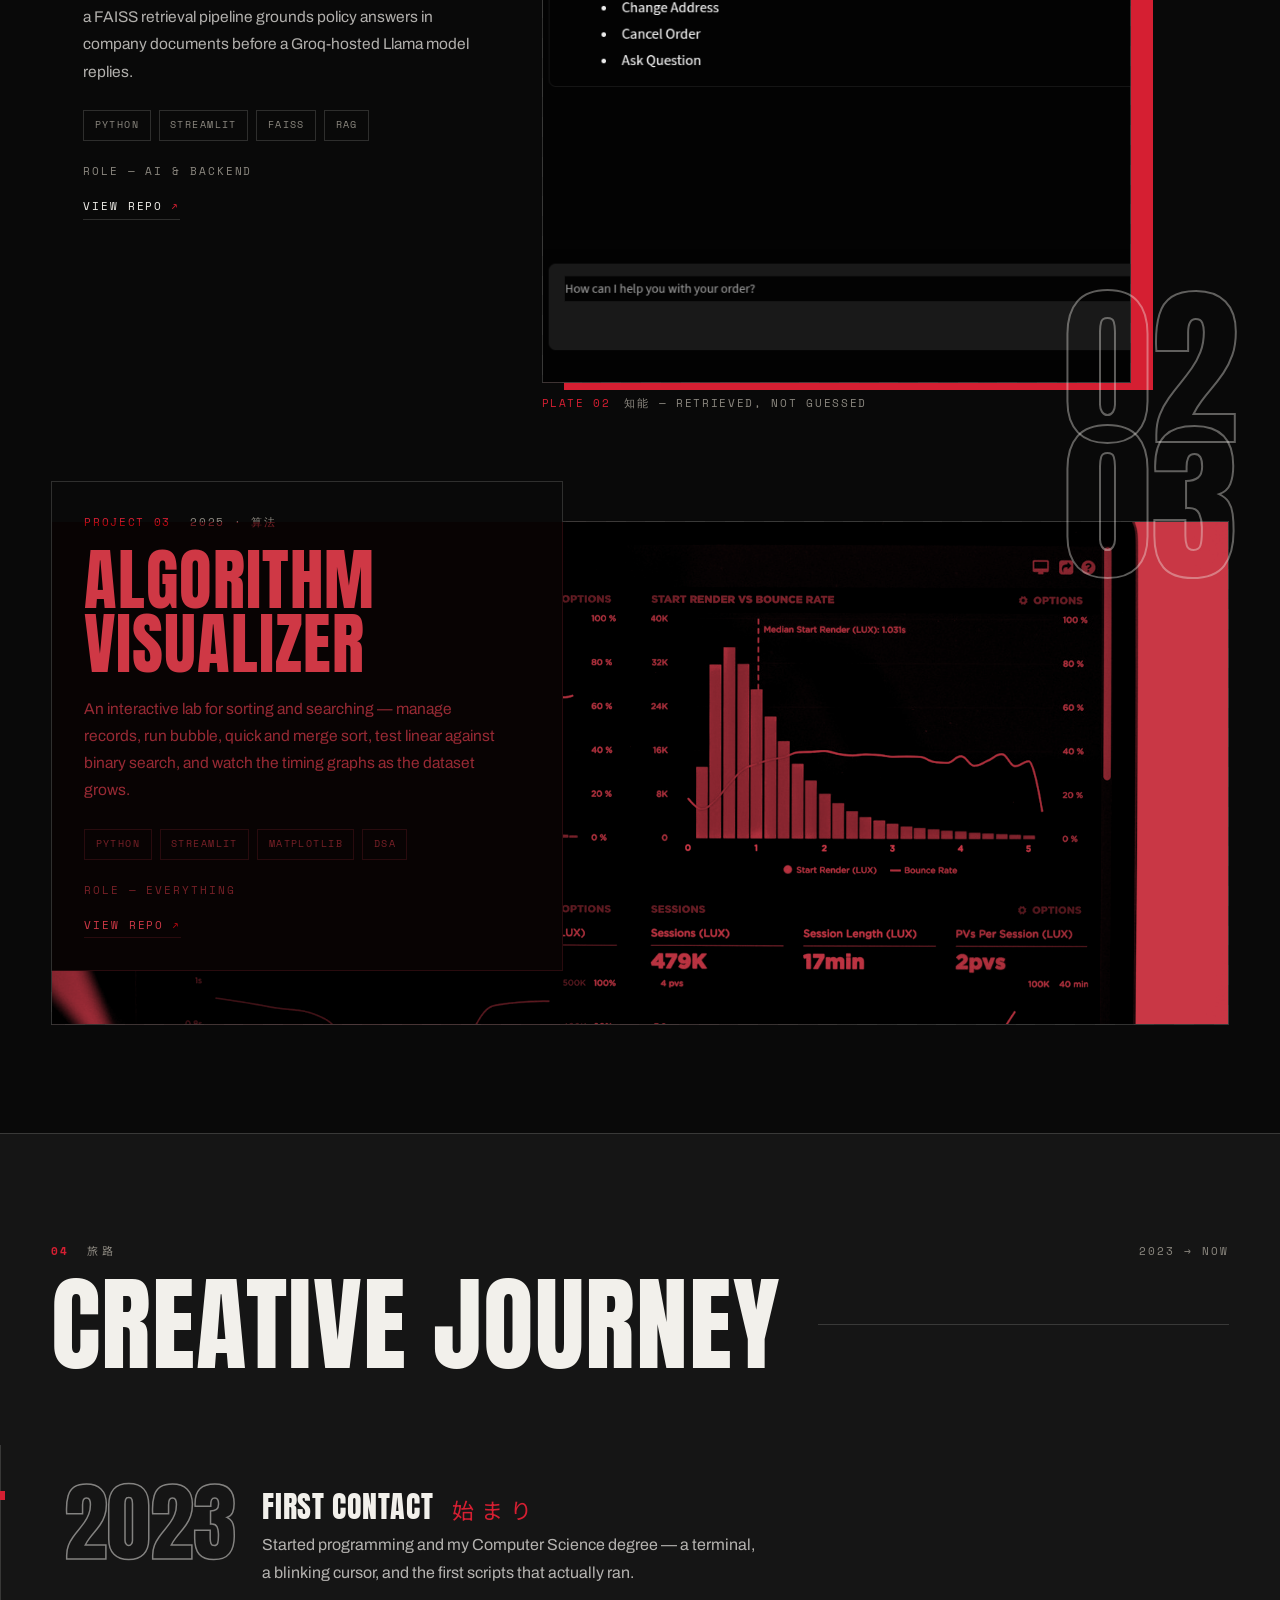
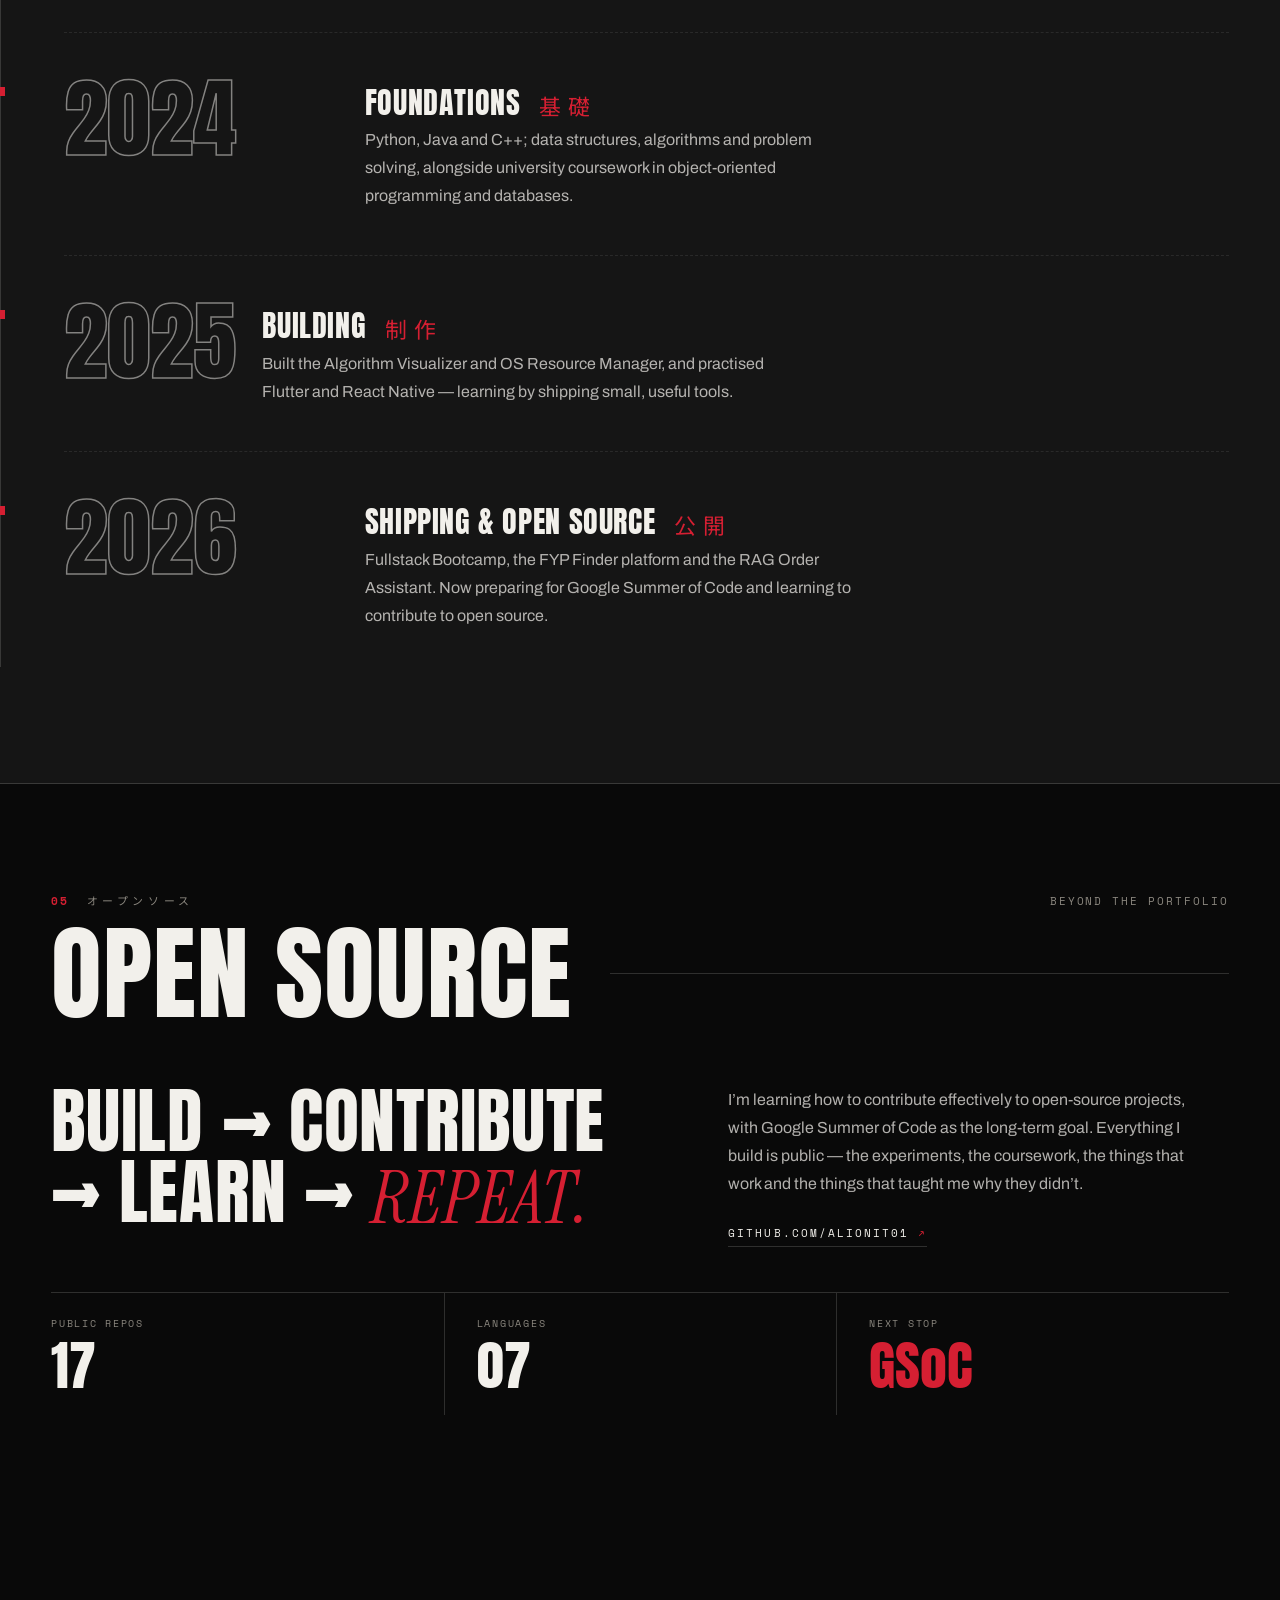
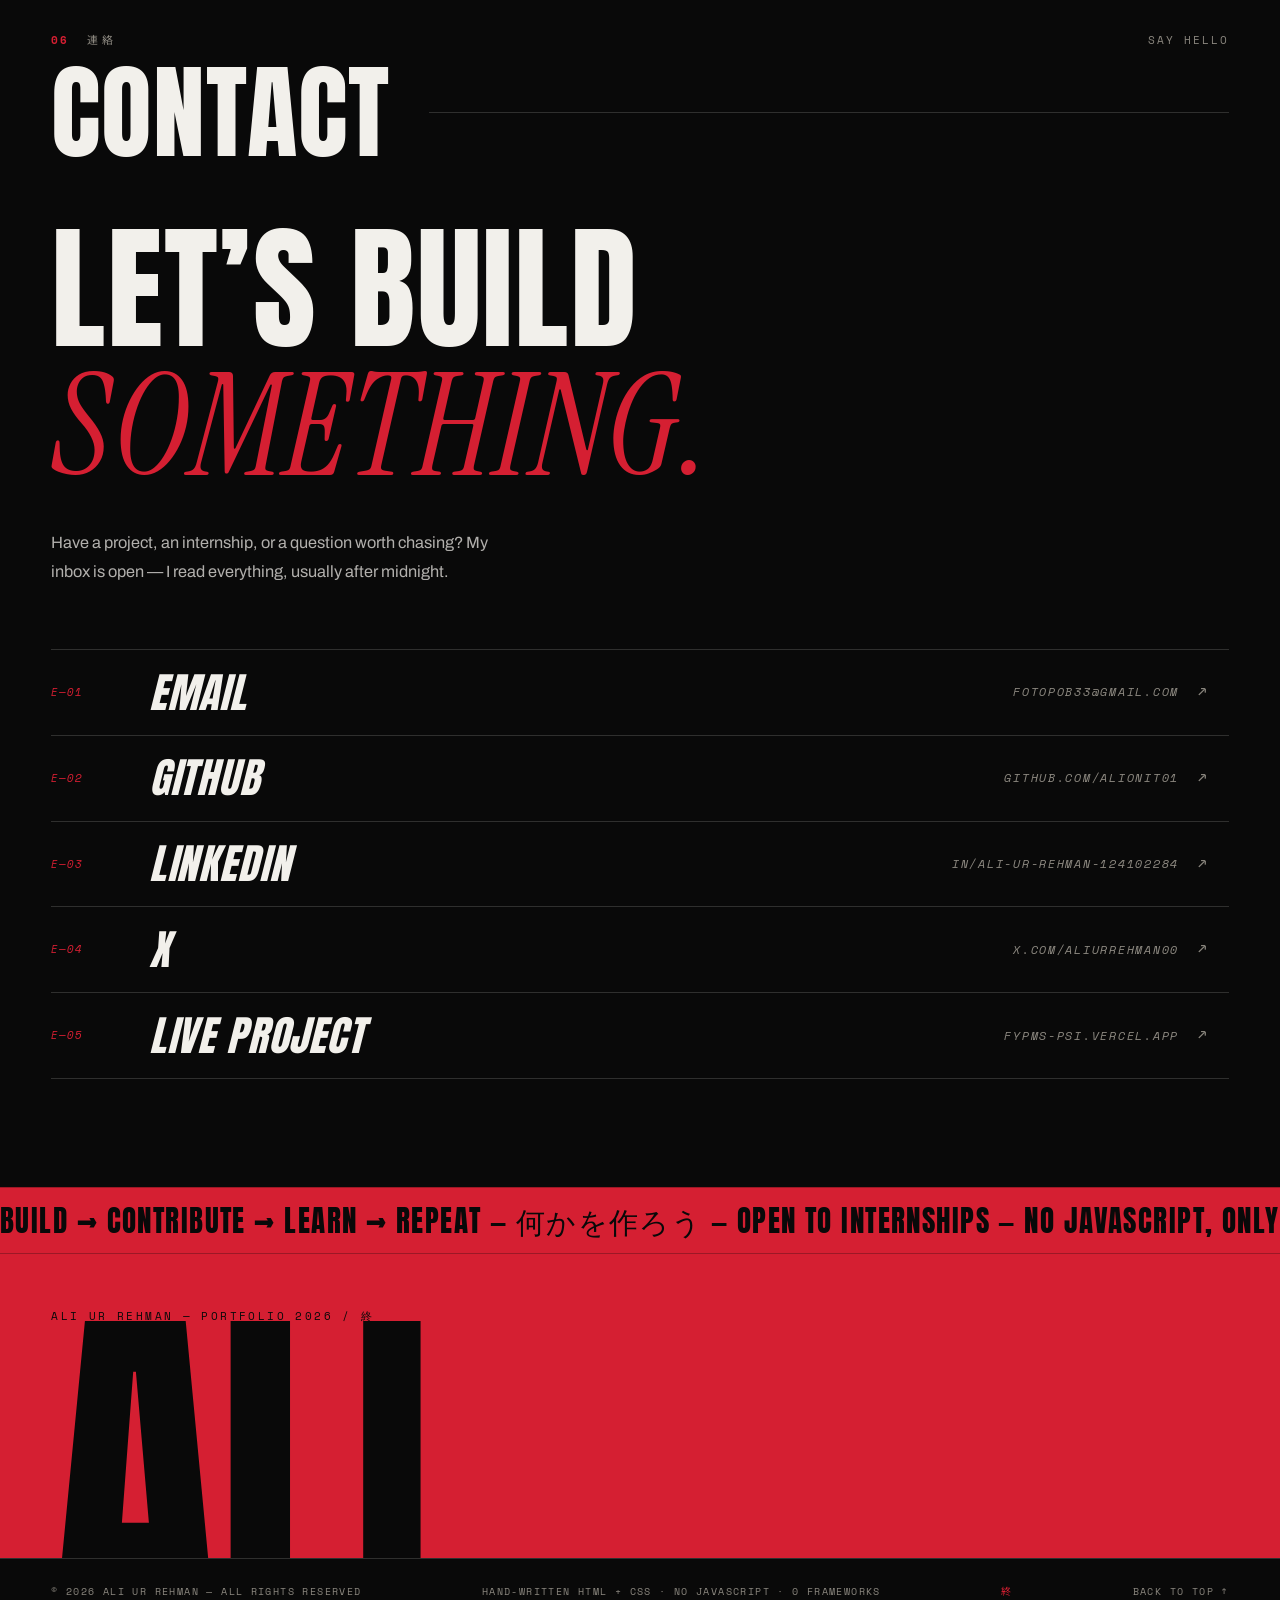
<file: ASS1/ALI_assign/portfolio/index.html>
<!DOCTYPE html>
<html lang="en">
<head>
  <meta charset="UTF-8">
  <meta name="viewport" content="width=device-width, initial-scale=1.0">
  <title>Ali ur Rehman — CS Student &amp; Developer</title>
  <meta name="description" content="Ali ur Rehman — Computer Science student and developer building full-stack platforms, RAG assistants and algorithms you can watch run. A hand-written HTML and CSS portfolio.">
  <meta name="author" content="Ali ur Rehman">
  <meta name="theme-color" content="#090909">

  <link rel="icon" href="data:image/svg+xml,%3Csvg xmlns='http://www.w3.org/2000/svg' viewBox='0 0 64 64'%3E%3Crect width='64' height='64' fill='%23090909'/%3E%3Crect x='6' y='6' width='22' height='22' fill='%23D51F32'/%3E%3Ctext x='36' y='52' font-family='Arial Black, Arial, sans-serif' font-size='36' font-weight='900' fill='%23F2F0EB'%3EA%3C/text%3E%3C/svg%3E">

  <!-- Typography: Anton (display) · Archivo (text) · Instrument Serif (editorial italic) · Space Mono (metadata) · Noto Sans JP (Japanese decorative) -->
  <link rel="preconnect" href="https://fonts.googleapis.com">
  <link rel="preconnect" href="https://fonts.gstatic.com" crossorigin>
  <link href="https://fonts.googleapis.com/css2?family=Anton&family=Archivo:ital,wght@0,400;0,500;0,700;1,400&family=Instrument+Serif:ital@0;1&family=Noto+Sans+JP:wght@400;700&family=Space+Mono:wght@400;700&display=swap" rel="stylesheet">

  <link rel="stylesheet" href="style.css">
</head>

<body id="top">

  <a class="skip-link" href="#main">Skip to content</a>

  <!-- ============================================================
       01 — NAVIGATION · fixed rail, hairline rules, no JavaScript
  ============================================================ -->
  <header class="site-nav">
    <nav class="nav-inner container" aria-label="Primary">

      <a class="brand" href="#top">ALI<span class="brand-dot" aria-hidden="true">.</span></a>

      <ul class="nav-links">
        <li><a class="nav-link" href="#about"><span class="nl-num">01</span>ABOUT</a></li>
        <li><a class="nav-link" href="#skills"><span class="nl-num">02</span>SKILLS</a></li>
        <li><a class="nav-link" href="#work"><span class="nl-num">03</span>WORK</a></li>
        <li><a class="nav-link" href="#journey"><span class="nl-num">04</span>JOURNEY</a></li>
        <li><a class="nav-link" href="#source"><span class="nl-num">05</span>SOURCE</a></li>
        <li><a class="nav-link" href="#contact"><span class="nl-num">06</span>CONTACT</a></li>
      </ul>

      <p class="nav-status"><span class="status-dot" aria-hidden="true"></span>OPEN TO INTERNSHIPS</p>

      <!-- Pure-CSS menu toggle: the :target technique — see .menu in the stylesheet -->
      <a class="nav-burger" href="#menu" aria-label="Open navigation menu">
        <span></span><span></span><span></span>
      </a>

    </nav>
  </header>

  <!-- ============================================================
       MOBILE MENU · opens via #menu, closes the moment any
       in-page link is followed — CSS only, no JavaScript
  ============================================================ -->
  <nav class="menu" id="menu" aria-label="Mobile">
    <div class="menu-head">
      <p class="menu-label">目次 — INDEX</p>
      <a class="menu-close" href="#top">CLOSE <span aria-hidden="true">✕</span></a>
    </div>

    <ul class="menu-list">
      <li>
        <a class="menu-link" href="#about"><span class="ml-num">01</span><span class="ml-name">ABOUT</span><span class="ml-jp">私について</span></a>
      </li>
      <li>
        <a class="menu-link" href="#skills"><span class="ml-num">02</span><span class="ml-name">SKILLS</span><span class="ml-jp">技術</span></a>
      </li>
      <li>
        <a class="menu-link" href="#work"><span class="ml-num">03</span><span class="ml-name">WORK</span><span class="ml-jp">作品</span></a>
      </li>
      <li>
        <a class="menu-link" href="#journey"><span class="ml-num">04</span><span class="ml-name">JOURNEY</span><span class="ml-jp">旅路</span></a>
      </li>
      <li>
        <a class="menu-link" href="#source"><span class="ml-num">05</span><span class="ml-name">SOURCE</span><span class="ml-jp">源</span></a>
      </li>
      <li>
        <a class="menu-link" href="#contact"><span class="ml-num">06</span><span class="ml-name">CONTACT</span><span class="ml-jp">連絡</span></a>
      </li>
    </ul>

    <div class="menu-foot">
      <p>ALI UR REHMAN — CS STUDENT · DEVELOPER</p>
      <p>© 2026 · HAND-WRITTEN HTML + CSS</p>
    </div>
  </nav>

  <main id="main">

    <!-- ============================================================
         02 — HERO · cinematic title sequence, asymmetric composition
    ============================================================ -->
    <section class="hero" aria-label="Introduction">

      <p class="hero-issue" aria-hidden="true">ISSUE Nº 001 — VOL. 01 — PORTFOLIO — 2026</p>

      <div class="hero-inner container">

        <p class="hero-overline">
          <span class="overline-tick" aria-hidden="true"></span>
          ALI UR REHMAN — PORTFOLIO 2026
          <span class="overline-jp">作品集</span>
        </p>

        <h1 class="hero-name">
          <span class="hero-name-text">ALI<span class="hero-dot">.</span></span>
          <span class="hero-name-echo" aria-hidden="true">ALI.</span>
        </h1>

        <figure class="hero-figure">
          <div class="img-frame hero-frame">
            <img src="assets/hero-midnight.jpg"
                 alt="Rain-dark Tokyo alley glowing with neon signage at night"
                 width="1200" height="778" fetchpriority="high">
            <span class="hero-jp" aria-hidden="true">創造</span>
          </div>
          <figcaption class="hero-caption">
            <span class="hc-num">FIG. 00</span>深夜の街 — MIDNIGHT CITY
          </figcaption>
        </figure>

        <p class="hero-headline">
          BUILDING THINGS
          <em>THAT WORK.</em>
        </p>

        <p class="hero-intro">
          I&rsquo;m a Computer Science student who builds things, learns how software works, and turns
          ideas into working projects — from full-stack platforms and RAG assistants to algorithms
          you can watch run.
        </p>

        <ul class="hero-meta">
          <li>CS STUDENT · DEVELOPER</li>
          <li>PYTHON · JAVA · TS</li>
          <li>PAKISTAN — GMT+5</li>
        </ul>

        <a class="hero-scroll" href="#about" aria-label="Scroll down to the about section">
          <span class="hs-label">SCROLL</span>
          <span class="hs-line" aria-hidden="true"></span>
          <span class="hs-arrow" aria-hidden="true">↓</span>
        </a>

      </div>
    </section>

    <!-- ============================================================
         03 — ABOUT · editorial spread with metadata
    ============================================================ -->
    <section class="about" id="about">

      <header class="sec-head container">
        <p class="sec-kicker">
          <span class="sec-num">01</span>
          <span class="sec-jp">私について</span>
          <span class="sec-note">WHO IS ALI</span>
        </p>
        <h2 class="sec-title">ABOUT</h2>
      </header>

      <div class="about-grid container">

        <figure class="about-figure reveal">
          <div class="img-frame about-frame">
            <img src="assets/portrait.jpg"
                 alt="Black-and-white portrait of the developer lit by a single window"
                 width="900" height="1350" loading="lazy">
          </div>
          <figcaption class="about-caption">
            <span class="hc-num">FIG. 01</span>THE DEVELOPER — 開発者
          </figcaption>

          <dl class="about-meta">
            <div>
              <dt>LOCATION</dt>
              <dd>PAKISTAN — GMT+5</dd>
            </div>
            <div>
              <dt>FOCUS</dt>
              <dd>SOFTWARE DEVELOPMENT</dd>
            </div>
            <div>
              <dt>INTERESTS</dt>
              <dd>DSA · ML · OPEN SOURCE</dd>
            </div>
            <div>
              <dt>STATUS</dt>
              <dd class="st-open"><span class="status-dot" aria-hidden="true"></span>OPEN TO INTERNSHIPS</dd>
            </div>
          </dl>
        </figure>

        <div class="about-body reveal">
          <p class="about-statement">
            I CARE WHY IT <em>works.</em><br>
            NOT JUST THAT IT <em class="st-red">runs.</em>
          </p>

          <p class="about-bio">
            I&rsquo;m Ali ur Rehman, a Computer Science student who enjoys building things, learning
            how software works, and turning ideas into working projects. My path runs from
            algorithms and data structures through full-stack development to machine learning —
            each layer making the next one make more sense.
          </p>

          <p class="about-bio">
            Right now I&rsquo;m building an FYP team-finder platform, experimenting with
            retrieval-augmented generation and LLM agents, and preparing to contribute to open
            source with Google Summer of Code as the long-term goal. This site is hand-written
            HTML and CSS — no frameworks, no JavaScript — because constraints are a good way to
            learn what structure and style can do.
          </p>
        </div>

      </div>
    </section>

    <!-- ============================================================
         04 — SKILLS · typographic index, no progress bars
    ============================================================ -->
    <section class="skills" id="skills">

      <header class="sec-head container">
        <p class="sec-kicker">
          <span class="sec-num">02</span>
          <span class="sec-jp">技術</span>
          <span class="sec-note">TOOLS OF CHOICE</span>
        </p>
        <h2 class="sec-title">SKILLS</h2>
      </header>

      <ul class="skills-list container reveal">
        <li class="skill">
          <span class="skill-idx">01</span>
          <h3 class="skill-name">PYTHON</h3>
          <p class="skill-note">Automation, Streamlit apps, RAG pipelines and machine-learning experiments.</p>
          <span class="skill-arrow" aria-hidden="true">↗</span>
        </li>
        <li class="skill">
          <span class="skill-idx">02</span>
          <h3 class="skill-name">JAVA</h3>
          <p class="skill-note">Object-oriented programming and university coursework.</p>
          <span class="skill-arrow" aria-hidden="true">↗</span>
        </li>
        <li class="skill">
          <span class="skill-idx">03</span>
          <h3 class="skill-name">C++</h3>
          <p class="skill-note">Memory, discipline, fundamentals — and the engine behind Flutter practice.</p>
          <span class="skill-arrow" aria-hidden="true">↗</span>
        </li>
        <li class="skill">
          <span class="skill-idx">04</span>
          <h3 class="skill-name">TYPESCRIPT / JAVASCRIPT</h3>
          <p class="skill-note">React, React Native and full-stack bootcamp work.</p>
          <span class="skill-arrow" aria-hidden="true">↗</span>
        </li>
        <li class="skill">
          <span class="skill-idx">05</span>
          <h3 class="skill-name">FASTAPI + POSTGRESQL</h3>
          <p class="skill-note">REST APIs, authentication and relational data for the FYP Finder.</p>
          <span class="skill-arrow" aria-hidden="true">↗</span>
        </li>
        <li class="skill">
          <span class="skill-idx">06</span>
          <h3 class="skill-name">GIT + GITHUB + LINUX</h3>
          <p class="skill-note">Version control, open-source workflow and a terminal-first habit.</p>
          <span class="skill-arrow" aria-hidden="true">↗</span>
        </li>
        <li class="skill">
          <span class="skill-idx">07</span>
          <h3 class="skill-name">DOCKER</h3>
          <p class="skill-note">Containerised development environments.</p>
          <span class="skill-arrow" aria-hidden="true">↗</span>
        </li>
        <li class="skill">
          <span class="skill-idx">08</span>
          <h3 class="skill-name">FLUTTER + DART</h3>
          <p class="skill-note">Cross-platform mobile practice and experiments.</p>
          <span class="skill-arrow" aria-hidden="true">↗</span>
        </li>
      </ul>

      <p class="skills-note container reveal">
        CURRENTLY EXPLORING — <span>PYTORCH · TENSORFLOW · LLM AGENTS</span>
      </p>

    </section>

    <!-- ============================================================
         05 — SELECTED WORK · three projects, three compositions
    ============================================================ -->
    <section class="work" id="work">

      <header class="sec-head container">
        <p class="sec-kicker">
          <span class="sec-num">03</span>
          <span class="sec-jp">作品</span>
          <span class="sec-note">SELECTED BUILDS</span>
        </p>
        <h2 class="sec-title">SELECTED WORK</h2>
      </header>

      <p class="work-note container reveal">
        Three selected builds from 2024&ndash;2026 — a full-stack platform, a retrieval-augmented
        assistant, and an algorithms lab.
      </p>

      <!-- PROJECT 01 — FYP FINDER · full-bleed product shot, panel overlapping the frame -->
      <article class="project project-a container reveal">
        <span class="project-idx" aria-hidden="true">01</span>

        <div class="project-media img-frame">
          <img src="assets/fyp-finder.jpg"
               alt="FYP Finder landing page with the headline 'Build your FYP with the right people.'"
               width="1280" height="800" loading="lazy">
        </div>

        <div class="project-body">
          <p class="project-kicker">
            <span class="pk-num">PROJECT 01</span>
            <span class="pk-meta">2026 · チーム</span>
          </p>
          <h3 class="project-title">FYP FINDER</h3>
          <p class="project-desc">
            A full-stack team-formation platform for final-year students — verified university
            accounts, student and team profiles, invitations, and a PostgreSQL-backed REST API.
            Ships with automated checks and a live deployment.
          </p>
          <ul class="project-tags">
            <li>REACT 19</li>
            <li>FASTAPI</li>
            <li>POSTGRESQL</li>
            <li>CI</li>
          </ul>
          <p class="project-role">ROLE — FULL-STACK DEVELOPMENT</p>
          <p class="project-links">
            <a class="project-link" href="https://github.com/Alionit01/Fypms" target="_blank" rel="noopener">VIEW REPO <span aria-hidden="true">↗</span></a>
            <a class="project-link" href="https://fypms-psi.vercel.app/" target="_blank" rel="noopener">LIVE DEMO <span aria-hidden="true">↗</span></a>
          </p>
        </div>
      </article>

      <!-- PROJECT 02 — RAG ORDER ASSISTANT · text left, offset-framed plate right -->
      <article class="project project-b container reveal">
        <span class="project-idx" aria-hidden="true">02</span>

        <div class="project-body">
          <p class="project-kicker">
            <span class="pk-num">PROJECT 02</span>
            <span class="pk-meta">2026 · 知能</span>
          </p>
          <h3 class="project-title">RAG ORDER ASSISTANT</h3>
          <p class="project-desc">
            A hybrid support assistant for e-commerce logistics: rule-based actions confirm, cancel
            and re-address orders, while a FAISS retrieval pipeline grounds policy answers in company
            documents before a Groq-hosted Llama model replies.
          </p>
          <ul class="project-tags">
            <li>PYTHON</li>
            <li>STREAMLIT</li>
            <li>FAISS</li>
            <li>RAG</li>
          </ul>
          <p class="project-role">ROLE — AI &amp; BACKEND</p>
          <p class="project-links">
            <a class="project-link" href="https://github.com/Alionit01/Rag_Chatbot" target="_blank" rel="noopener">VIEW REPO <span aria-hidden="true">↗</span></a>
          </p>
        </div>

        <figure class="project-plate">
          <div class="project-media img-frame">
            <img src="assets/rag-interface.png"
                 alt="RAG order assistant chat interface"
                 width="841" height="806" loading="lazy">
          </div>
          <figcaption class="project-caption">
            <span class="hc-num">PLATE 02</span>知能 — RETRIEVED, NOT GUESSED
          </figcaption>
        </figure>
      </article>

      <!-- PROJECT 03 — ALGORITHM VISUALIZER · full-width band, red duotone that clears on hover -->
      <article class="project project-c container reveal">
        <span class="project-idx" aria-hidden="true">03</span>

        <div class="project-media img-frame">
          <img src="assets/algo-visualizer.jpg"
               alt="Performance charts and data arranged on a dark dashboard"
               width="1600" height="1067" loading="lazy">
        </div>

        <div class="project-body">
          <p class="project-kicker">
            <span class="pk-num">PROJECT 03</span>
            <span class="pk-meta">2025 · 算法</span>
          </p>
          <h3 class="project-title">ALGORITHM VISUALIZER</h3>
          <p class="project-desc">
            An interactive lab for sorting and searching — manage records, run bubble, quick and
            merge sort, test linear against binary search, and watch the timing graphs as the
            dataset grows.
          </p>
          <ul class="project-tags">
            <li>PYTHON</li>
            <li>STREAMLIT</li>
            <li>MATPLOTLIB</li>
            <li>DSA</li>
          </ul>
          <p class="project-role">ROLE — EVERYTHING</p>
          <p class="project-links">
            <a class="project-link" href="https://github.com/Alionit01/Algo-Visualizer" target="_blank" rel="noopener">VIEW REPO <span aria-hidden="true">↗</span></a>
          </p>
        </div>
      </article>

    </section>

    <!-- ============================================================
         06 — CREATIVE JOURNEY · vertical rail, outlined years
    ============================================================ -->
    <section class="journey" id="journey">

      <header class="sec-head container">
        <p class="sec-kicker">
          <span class="sec-num">04</span>
          <span class="sec-jp">旅路</span>
          <span class="sec-note">2023 → NOW</span>
        </p>
        <h2 class="sec-title">CREATIVE JOURNEY</h2>
      </header>

      <ol class="journey-rail container reveal">
        <li class="stop">
          <span class="stop-year">2023</span>
          <div class="stop-body">
            <h3 class="stop-title">FIRST CONTACT <span class="stop-jp">始まり</span></h3>
            <p class="stop-text">
              Started programming and my Computer Science degree — a terminal, a blinking cursor,
              and the first scripts that actually ran.
            </p>
          </div>
        </li>
        <li class="stop">
          <span class="stop-year">2024</span>
          <div class="stop-body">
            <h3 class="stop-title">FOUNDATIONS <span class="stop-jp">基礎</span></h3>
            <p class="stop-text">
              Python, Java and C++; data structures, algorithms and problem solving, alongside
              university coursework in object-oriented programming and databases.
            </p>
          </div>
        </li>
        <li class="stop">
          <span class="stop-year">2025</span>
          <div class="stop-body">
            <h3 class="stop-title">BUILDING <span class="stop-jp">制作</span></h3>
            <p class="stop-text">
              Built the Algorithm Visualizer and OS Resource Manager, and practised Flutter and
              React Native — learning by shipping small, useful tools.
            </p>
          </div>
        </li>
        <li class="stop">
          <span class="stop-year">2026</span>
          <div class="stop-body">
            <h3 class="stop-title">SHIPPING &amp; OPEN SOURCE <span class="stop-jp">公開</span></h3>
            <p class="stop-text">
              Fullstack Bootcamp, the FYP Finder platform and the RAG Order Assistant. Now preparing
              for Google Summer of Code and learning to contribute to open source.
            </p>
          </div>
        </li>
      </ol>

    </section>

    <!-- ============================================================
         07 — OPEN SOURCE · proof of work beyond the portfolio
    ============================================================ -->
    <section class="oss" id="source">

      <header class="sec-head container">
        <p class="sec-kicker">
          <span class="sec-num">05</span>
          <span class="sec-jp">オープンソース</span>
          <span class="sec-note">BEYOND THE PORTFOLIO</span>
        </p>
        <h2 class="sec-title">OPEN SOURCE</h2>
      </header>

      <div class="oss-grid container">

        <p class="oss-statement reveal">
          BUILD → CONTRIBUTE<br>
          → LEARN → <em>REPEAT.</em>
        </p>

        <div class="oss-body reveal">
          <p>
            I&rsquo;m learning how to contribute effectively to open-source projects, with Google
            Summer of Code as the long-term goal. Everything I build is public — the experiments,
            the coursework, the things that work and the things that taught me why they
            didn&rsquo;t.
          </p>
          <a class="oss-link" href="https://github.com/Alionit01" target="_blank" rel="noopener">
            GITHUB.COM/ALIONIT01 <span aria-hidden="true">↗</span>
          </a>
        </div>

        <dl class="oss-stats reveal">
          <div>
            <dt>PUBLIC REPOS</dt>
            <dd>17</dd>
          </div>
          <div>
            <dt>LANGUAGES</dt>
            <dd>07</dd>
          </div>
          <div>
            <dt>NEXT STOP</dt>
            <dd>GSoC</dd>
          </div>
        </dl>

      </div>

    </section>

    <!-- ============================================================
         08 — CONTACT · final sequence
    ============================================================ -->
    <section class="contact" id="contact">

      <header class="sec-head container">
        <p class="sec-kicker">
          <span class="sec-num">06</span>
          <span class="sec-jp">連絡</span>
          <span class="sec-note">SAY HELLO</span>
        </p>
        <h2 class="sec-title">CONTACT</h2>
      </header>

      <div class="contact-grid container">

        <h3 class="contact-title reveal">
          LET&rsquo;S BUILD<br>
          <em>SOMETHING.</em>
        </h3>

        <p class="contact-sub reveal">
          Have a project, an internship, or a question worth chasing? My inbox is open — I read
          everything, usually after midnight.
        </p>

        <address class="contact-links reveal">
          <ul>
            <li>
              <a class="contact-link" href="mailto:fotopob33@gmail.com">
                <span class="cl-num">E—01</span>
                <span class="cl-label">EMAIL</span>
                <span class="cl-value">FOTOPOB33@GMAIL.COM</span>
                <span class="cl-arrow" aria-hidden="true">↗</span>
              </a>
            </li>
            <li>
              <a class="contact-link" href="https://github.com/Alionit01" target="_blank" rel="noopener">
                <span class="cl-num">E—02</span>
                <span class="cl-label">GITHUB</span>
                <span class="cl-value">GITHUB.COM/ALIONIT01</span>
                <span class="cl-arrow" aria-hidden="true">↗</span>
              </a>
            </li>
            <li>
              <a class="contact-link" href="https://www.linkedin.com/in/ali-ur-rehman-124102284/" target="_blank" rel="noopener">
                <span class="cl-num">E—03</span>
                <span class="cl-label">LINKEDIN</span>
                <span class="cl-value">IN/ALI-UR-REHMAN-124102284</span>
                <span class="cl-arrow" aria-hidden="true">↗</span>
              </a>
            </li>
            <li>
              <a class="contact-link" href="https://x.com/AliurRehman00" target="_blank" rel="noopener">
                <span class="cl-num">E—04</span>
                <span class="cl-label">X</span>
                <span class="cl-value">X.COM/ALIURREHMAN00</span>
                <span class="cl-arrow" aria-hidden="true">↗</span>
              </a>
            </li>
            <li>
              <a class="contact-link" href="https://fypms-psi.vercel.app/" target="_blank" rel="noopener">
                <span class="cl-num">E—05</span>
                <span class="cl-label">LIVE PROJECT</span>
                <span class="cl-value">FYPMS-PSI.VERCEL.APP</span>
                <span class="cl-arrow" aria-hidden="true">↗</span>
              </a>
            </li>
          </ul>
        </address>

      </div>
    </section>

  </main>

  <!-- ============================================================
       FINALE · red block, marquee band, cropped signature
  ============================================================ -->
  <div class="finale" aria-hidden="true">
    <div class="marquee">
      <div class="marquee-track">
        <span>BUILD → CONTRIBUTE → LEARN → REPEAT — 何かを作ろう — OPEN TO INTERNSHIPS — NO JAVASCRIPT, ONLY CSS —&nbsp;</span>
        <span>BUILD → CONTRIBUTE → LEARN → REPEAT — 何かを作ろう — OPEN TO INTERNSHIPS — NO JAVASCRIPT, ONLY CSS —&nbsp;</span>
      </div>
    </div>

    <div class="finale-inner container">
      <p class="finale-meta">ALI UR REHMAN — PORTFOLIO 2026 / 終</p>
      <p class="finale-name">ALI.</p>
    </div>
  </div>

  <!-- ============================================================
       COLOPHON
  ============================================================ -->
  <footer class="colophon">
    <div class="colophon-inner container">
      <p>© 2026 ALI UR REHMAN — ALL RIGHTS RESERVED</p>
      <p>HAND-WRITTEN HTML + CSS · NO JAVASCRIPT · 0 FRAMEWORKS</p>
      <p class="colo-jp">終</p>
      <a href="#top">BACK TO TOP ↑</a>
    </div>
  </footer>

</body>
</html>
</file>
<file: ASS1/portfolio/style.css>
/* ==========================================================================
   PORTFOLIO — ALI UR REHMAN
   Dark manga / underground-editorial art direction.
   HTML5 + CSS3 only — no JavaScript anywhere in this build.

   TABLE OF CONTENTS
   01. Tokens (colour, type, spacing)
   02. Reset & base
   03. Shared utilities, textures & image frames
   04. Navigation
   05. Mobile menu (pure CSS, :target technique)
   06. Hero
   07. Section headers
   08. About
   09. Skills
   10. Selected work (three project compositions)
   11. Creative journey
   12. Open source — the GitHub band
   13. Contact
   14. Finale & colophon
   15. Motion (entrance, marquee, reveal — with reduced-motion guard)
   16. Responsive — tablet  ≥760px
   17. Responsive — desktop ≥1080px
   ========================================================================== */


/* ==========================================================================
   01. TOKENS
   ========================================================================== */

:root {
  /* colour */
  --bg-0:   #090909;   /* almost black — primary surface   */
  --bg-1:   #151515;   /* dark charcoal — secondary surface */
  --paper:  #F2F0EB;   /* warm white — primary text        */
  --red:    #D51F32;   /* deep crimson — accent            */
  --muted:  #8B877F;   /* warm grey — secondary text       */
  --ink-70: rgba(242, 240, 235, 0.72);
  --line:   rgba(242, 240, 235, 0.16);   /* thin hairline     */
  --line-2: rgba(242, 240, 235, 0.09);

  /* typography */
  --font-display: 'Anton', 'Haettenschweiler', 'Impact', 'Arial Narrow', sans-serif;
  --font-sans:    'Archivo', 'Helvetica Neue', Helvetica, Arial, sans-serif;
  --font-serif:   'Instrument Serif', 'Times New Roman', Georgia, serif;
  --font-mono:    'Space Mono', ui-monospace, 'SF Mono', Menlo, Consolas, monospace;
  --font-jp:      'Noto Sans JP', 'Hiragino Kaku Gothic ProN', 'Yu Gothic', Meiryo, sans-serif;

  /* spacing & layout */
  --gutter:   clamp(1.25rem, 4vw, 4rem);
  --max-w:    96rem;
  --header-h: 3.5rem;
  --sec-pad:  clamp(5rem, 12vh, 9rem);
  --ease:     cubic-bezier(0.22, 0.61, 0.21, 1);
}


/* ==========================================================================
   02. RESET & BASE
   ========================================================================== */

*,
*::before,
*::after {
  box-sizing: border-box;
  margin: 0;
  padding: 0;
}

html {
  scroll-behavior: smooth;
  scroll-padding-top: calc(var(--header-h) + 1.5rem);
  overflow-x: clip;
  scrollbar-width: thin;
  scrollbar-color: #2e2e2e var(--bg-0);
}

body {
  background: var(--bg-0);
  color: var(--paper);
  font-family: var(--font-sans);
  font-size: 1rem;
  line-height: 1.6;
  -webkit-font-smoothing: antialiased;
  overflow-x: clip;
}

/* film grain laid over the whole experience — subtle, never loud */
body::before {
  content: '';
  position: fixed;
  inset: 0;
  z-index: 200;
  pointer-events: none;
  opacity: 0.05;
  background-image: url("data:image/svg+xml,%3Csvg xmlns='http://www.w3.org/2000/svg' width='140' height='140'%3E%3Cfilter id='n'%3E%3CfeTurbulence type='fractalNoise' baseFrequency='0.85' numOctaves='2'/%3E%3C/filter%3E%3Crect width='140' height='140' filter='url(%23n)'/%3E%3C/svg%3E");
}

img {
  display: block;
  max-width: 100%;
}

a {
  color: inherit;
}

ul,
ol {
  list-style: none;
}

::selection {
  background: var(--red);
  color: var(--paper);
}

a:focus-visible {
  outline: 2px solid var(--red);
  outline-offset: 3px;
}

::-webkit-scrollbar { width: 10px; }
::-webkit-scrollbar-track { background: var(--bg-0); }
::-webkit-scrollbar-thumb { background: #2e2e2e; border: 2px solid var(--bg-0); }

.container {
  max-width: var(--max-w);
  margin-inline: auto;
  padding-inline: var(--gutter);
}

.skip-link {
  position: fixed;
  top: -100%;
  left: 1rem;
  z-index: 300;
  background: var(--red);
  color: var(--bg-0);
  font-family: var(--font-mono);
  font-size: 0.75rem;
  letter-spacing: 0.12em;
  padding: 0.7rem 1rem;
  text-decoration: none;
}

.skip-link:focus {
  top: 1rem;
}

/* pulsing red status dot — used in nav, about metadata */
.status-dot {
  display: inline-block;
  width: 7px;
  height: 7px;
  background: var(--red);
  margin-right: 0.55rem;
  animation: pulse 2.4s ease-in-out infinite;
}


/* ==========================================================================
   03. SHARED UTILITIES, TEXTURES & IMAGE FRAMES
   ========================================================================== */

/* number label used under figures — "FIG. 00", "PLATE 02" … */
.hc-num {
  font-family: var(--font-mono);
  font-size: 0.68rem;
  letter-spacing: 0.14em;
  color: var(--red);
  margin-right: 0.9rem;
}

/*
 * .img-frame — every photograph lives inside one of these.
 * Doubles as a graceful fallback: if a remote image ever fails,
 * the frame still shows a designed dark composition instead of a void.
 */
.img-frame {
  position: relative;
  overflow: hidden;
  border: 1px solid var(--line);
  background:
    radial-gradient(circle at 30% 20%, rgba(213, 31, 50, 0.16), transparent 55%),
    repeating-linear-gradient(45deg, var(--bg-1) 0 14px, #0d0d0d 14px 28px);
}

.img-frame img {
  width: 100%;
  height: 100%;
  object-fit: cover;
  filter: grayscale(1) contrast(1.12) brightness(0.92);
  transition: transform 1.3s var(--ease), filter 0.6s ease;
}

/* manga screentone — halftone dots printed over every image */
.img-frame::after {
  content: '';
  position: absolute;
  inset: 0;
  z-index: 2;
  pointer-events: none;
  background-image: radial-gradient(rgba(242, 240, 235, 0.55) 0.5px, transparent 0.6px);
  background-size: 4px 4px;
  opacity: 0.16;
  mix-blend-mode: overlay;
}

/* project A is a light product screenshot — darken it so it sits in the page */
.project-a .project-media img {
  filter: grayscale(1) contrast(1.15) brightness(0.7);
}

/* any project hover → zoom inside its frame */
.project:hover .img-frame img {
  transform: scale(1.06);
}


/* ==========================================================================
   04. NAVIGATION
   ========================================================================== */

.site-nav {
  position: fixed;
  top: 0;
  left: 0;
  right: 0;
  z-index: 90;
  background: rgba(9, 9, 9, 0.94);
  border-bottom: 1px solid var(--line);
}

.nav-inner {
  display: flex;
  align-items: center;
  gap: clamp(1rem, 3vw, 2.5rem);
  height: var(--header-h);
}

.brand {
  font-family: var(--font-display);
  font-size: 1.35rem;
  letter-spacing: 0.04em;
  text-decoration: none;
  line-height: 1;
  padding-block: 0.2rem;
}

.brand-dot {
  color: var(--red);
}

/* inline links — desktop & tablet only (hidden on phones) */
.nav-links {
  display: none;
}

.nav-link {
  position: relative;
  display: inline-block;
  font-size: 0.72rem;
  font-weight: 700;
  letter-spacing: 0.14em;
  color: var(--muted);
  text-decoration: none;
  padding-block: 0.45rem;
  transition: color 0.3s ease;
}

.nav-link .nl-num {
  font-family: var(--font-mono);
  font-size: 0.62rem;
  color: var(--red);
  margin-right: 0.45rem;
}

.nav-link::after {
  content: '';
  position: absolute;
  left: 0;
  bottom: 0;
  width: 100%;
  height: 1px;
  background: var(--paper);
  transform: scaleX(0);
  transform-origin: left;
  transition: transform 0.35s var(--ease);
}

.nav-link:hover {
  color: var(--paper);
}

.nav-link:hover::after {
  transform: scaleX(1);
}

.nav-status {
  display: none;
  margin-left: auto;
  font-family: var(--font-mono);
  font-size: 0.66rem;
  letter-spacing: 0.18em;
  color: var(--muted);
}

/* burger — three raw rules, no icon font */
.nav-burger {
  margin-left: auto;
  display: inline-flex;
  flex-direction: column;
  gap: 5px;
  padding: 0.7rem 0.35rem;
}

.nav-burger span {
  display: block;
  width: 26px;
  height: 2px;
  background: var(--paper);
  transition: background 0.3s ease, transform 0.3s var(--ease);
}

.nav-burger:hover span {
  background: var(--red);
}

.nav-burger:hover span:nth-child(2) {
  transform: scaleX(0.55);
  transform-origin: left;
}


/* ==========================================================================
   05. MOBILE MENU — pure CSS via :target
   Opens at #menu; closes itself the moment any section link is
   followed, because the target moves. No JavaScript involved.
   ========================================================================== */

.menu {
  position: fixed;
  inset: 0;
  z-index: 120;
  display: grid;
  grid-template-rows: auto 1fr auto;
  background: var(--bg-0);
  padding: calc(var(--header-h) + 1rem) var(--gutter) 1.75rem;
  overflow-y: auto;
  overscroll-behavior: contain;
  visibility: hidden;
  opacity: 0;
  transition: opacity 0.3s ease, visibility 0s linear 0.3s;
}

.menu:target {
  visibility: visible;
  opacity: 1;
  transition: opacity 0.3s ease;
}

.menu-head {
  display: flex;
  align-items: baseline;
  justify-content: space-between;
  padding-bottom: 1.1rem;
  border-bottom: 1px solid var(--line);
}

.menu-label {
  font-family: var(--font-jp);
  font-size: 0.78rem;
  letter-spacing: 0.3em;
  color: var(--muted);
}

.menu-close {
  font-family: var(--font-mono);
  font-size: 0.72rem;
  letter-spacing: 0.16em;
  text-decoration: none;
  color: var(--paper);
}

.menu-close span {
  color: var(--red);
}

.menu-close:hover {
  color: var(--red);
}

.menu-list {
  align-self: center;
}

.menu-link {
  display: grid;
  grid-template-columns: 3rem minmax(0, 1fr) auto;
  align-items: baseline;
  gap: 0.8rem;
  padding-block: clamp(0.8rem, 2.6vh, 1.3rem);
  border-top: 1px solid var(--line-2);
  text-decoration: none;
  transform: translateX(-1.5rem);
  opacity: 0;
  transition: transform 0.45s var(--ease), opacity 0.45s ease;
}

.menu-list li:last-child .menu-link {
  border-bottom: 1px solid var(--line-2);
}

.menu:target .menu-link {
  transform: none;
  opacity: 1;
}

/* staggered entrance, one rule per item */
.menu:target .menu-list li:nth-child(1) .menu-link { transition-delay: 0.05s; }
.menu:target .menu-list li:nth-child(2) .menu-link { transition-delay: 0.11s; }
.menu:target .menu-list li:nth-child(3) .menu-link { transition-delay: 0.17s; }
.menu:target .menu-list li:nth-child(4) .menu-link { transition-delay: 0.23s; }
.menu:target .menu-list li:nth-child(5) .menu-link { transition-delay: 0.29s; }
.menu:target .menu-list li:nth-child(6) .menu-link { transition-delay: 0.35s; }

.ml-num {
  font-family: var(--font-mono);
  font-size: 0.7rem;
  color: var(--red);
}

.ml-name {
  font-family: var(--font-display);
  font-size: clamp(2.2rem, 9vw, 4rem);
  line-height: 1;
  letter-spacing: 0.02em;
  transition: color 0.3s ease, transform 0.3s var(--ease);
}

.ml-jp {
  font-family: var(--font-jp);
  font-size: 0.72rem;
  letter-spacing: 0.3em;
  color: var(--muted);
}

.menu-link:hover .ml-name {
  color: var(--red);
  transform: translateX(0.6rem);
}

.menu-foot {
  display: flex;
  justify-content: space-between;
  font-family: var(--font-mono);
  font-size: 0.62rem;
  letter-spacing: 0.14em;
  color: var(--muted);
}


/* ==========================================================================
   06. HERO — the opening page of the magazine
   ========================================================================== */

.hero {
  position: relative;
  min-height: 100vh;
  min-height: 100svh;
  padding-top: calc(var(--header-h) + 0.75rem);
  padding-bottom: 3rem;
}

.hero-inner {
  display: grid;
  grid-template-columns: minmax(0, 1fr);
  grid-template-areas:
    "overline"
    "name"
    "figure"
    "headline"
    "intro"
    "meta"
    "scroll";
  row-gap: clamp(1.1rem, 2.6vh, 1.8rem);
}

.hero-overline { grid-area: overline; }
.hero-name     { grid-area: name; }
.hero-figure   { grid-area: figure; }
.hero-headline { grid-area: headline; }
.hero-intro    { grid-area: intro; }
.hero-meta     { grid-area: meta; }
.hero-scroll    { grid-area: scroll; }

/* vertical issue line running down the right edge */
.hero-issue {
  position: absolute;
  right: clamp(0.4rem, 1.4vw, 1.1rem);
  top: 50%;
  transform: translateY(-50%);
  writing-mode: vertical-rl;
  font-family: var(--font-mono);
  font-size: 0.62rem;
  letter-spacing: 0.34em;
  color: rgba(242, 240, 235, 0.5);
  z-index: 4;
}

.hero-overline {
  display: flex;
  flex-wrap: wrap;
  align-items: center;
  gap: 0.35rem 0.9rem;
  font-family: var(--font-mono);
  font-size: 0.7rem;
  letter-spacing: 0.2em;
  color: var(--muted);
}

.overline-tick {
  width: 9px;
  height: 9px;
  background: var(--red);
  flex: none;
}

.overline-jp {
  font-family: var(--font-jp);
  letter-spacing: 0.42em;
  color: var(--paper);
}

/* the name — sized from the viewport so it always dominates */
.hero-name {
  position: relative;
  z-index: 3;
  font-family: var(--font-display);
  font-weight: 400;
  font-size: max(5.5rem, 28vw);
  line-height: 0.8;
  letter-spacing: -0.005em;
  text-transform: uppercase;
  white-space: nowrap;
  width: max-content;
}

.hero-dot {
  color: var(--red);
}

/* misregistered print echo — crimson outline offset behind the name */
.hero-name-echo {
  position: absolute;
  top: 0.07em;
  left: 0.12em;
  z-index: -1;
  color: transparent;
  -webkit-text-stroke: 3px var(--red);
}

.hero-figure {
  display: flex;
  flex-direction: column;
  z-index: 1;
}

.hero-frame {
  aspect-ratio: 3 / 4;
}

/* thin crimson spine along the image edge */
.hero-frame::before {
  content: '';
  position: absolute;
  left: 0;
  top: 0;
  bottom: 0;
  width: 6px;
  background: var(--red);
  z-index: 3;
}

/* vertical Japanese caption pinned to the panel — 創造 / creation */
.hero-jp {
  position: absolute;
  right: 0.9rem;
  bottom: 2.6rem;
  writing-mode: vertical-rl;
  font-family: var(--font-jp);
  font-weight: 700;
  font-size: 0.95rem;
  letter-spacing: 0.4em;
  background: var(--red);
  color: var(--bg-0);
  padding: 0.85rem 0.42rem;
  z-index: 3;
}

.hero-caption {
  margin-top: 0.8rem;
  font-family: var(--font-mono);
  font-size: 0.66rem;
  letter-spacing: 0.16em;
  color: var(--muted);
}

.hero-headline {
  font-family: var(--font-display);
  font-size: clamp(2.4rem, 9vw, 4rem);
  line-height: 0.96;
  text-transform: uppercase;
  letter-spacing: 0.01em;
}

.hero-headline em {
  font-family: var(--font-serif);
  font-style: italic;
  font-weight: 400;
  text-transform: none;
  font-size: 1.06em;
  letter-spacing: 0.01em;
  color: var(--red);
}

.hero-intro {
  max-width: 36ch;
  font-size: 1.02rem;
  line-height: 1.75;
  color: var(--ink-70);
}

.hero-meta {
  display: flex;
  flex-wrap: wrap;
  gap: 0.4rem 1.4rem;
  font-family: var(--font-mono);
  font-size: 0.66rem;
  letter-spacing: 0.16em;
  color: var(--muted);
}

.hero-meta li + li::before {
  content: '/';
  color: var(--red);
  margin-right: 1.4rem;
}

/* scroll indicator */
.hero-scroll {
  display: flex;
  align-items: center;
  gap: 0.9rem;
  margin-top: 1.5rem;
  text-decoration: none;
}

.hs-label {
  font-family: var(--font-mono);
  font-size: 0.66rem;
  letter-spacing: 0.3em;
  color: var(--muted);
  transition: color 0.3s ease;
}

.hs-line {
  position: relative;
  width: 1px;
  height: 2.2rem;
  background: var(--line);
  overflow: hidden;
}

.hs-line::before {
  content: '';
  position: absolute;
  inset: 0;
  background: var(--red);
  transform: translateY(-100%);
  animation: drip 2.1s cubic-bezier(0.65, 0, 0.35, 1) infinite;
}

.hs-arrow {
  font-family: var(--font-mono);
  font-size: 0.8rem;
  color: var(--red);
}

.hero-scroll:hover .hs-label {
  color: var(--paper);
}


/* ==========================================================================
   07. SECTION HEADERS — numbered, hairline-ruled
   ========================================================================== */

section {
  padding-block: var(--sec-pad);
}

.sec-head {
  margin-bottom: clamp(2.5rem, 7vh, 4.5rem);
}

.sec-kicker {
  display: flex;
  align-items: baseline;
  gap: 1.1rem;
  font-family: var(--font-mono);
  font-size: 0.68rem;
  letter-spacing: 0.18em;
  color: var(--muted);
  margin-bottom: 0.9rem;
}

.sec-num {
  color: var(--red);
  font-weight: 700;
}

.sec-jp {
  font-family: var(--font-jp);
  letter-spacing: 0.42em;
}

.sec-note {
  margin-left: auto;
  text-align: right;
}

.sec-title {
  font-family: var(--font-display);
  font-weight: 400;
  font-size: clamp(2.9rem, 9.5vw, 6.5rem);
  line-height: 0.95;
  letter-spacing: 0.01em;
  text-transform: uppercase;
  display: flex;
  align-items: center;
  gap: clamp(1rem, 3vw, 2.5rem);
}

/* the rule that runs from the title to the margin */
.sec-title::after {
  content: '';
  flex: 1;
  height: 1px;
  background: var(--line);
  min-width: 2rem;
}


/* ==========================================================================
   08. ABOUT — editorial spread
   ========================================================================== */

.about-figure {
  position: relative;
  max-width: 26rem;
}

/* crimson plate offset behind the portrait */
.about-figure::before {
  content: '';
  position: absolute;
  right: -1.25rem;
  bottom: -1.25rem;
  width: 100%;
  height: 100%;
  background: var(--red);
  z-index: 0;
}

.about-frame {
  position: relative;
  z-index: 1;
  aspect-ratio: 3 / 4;
}

.about-caption {
  position: relative;
  z-index: 1;
  margin-top: 0.8rem;
  font-family: var(--font-mono);
  font-size: 0.66rem;
  letter-spacing: 0.16em;
  color: var(--muted);
}

.about-meta {
  position: relative;
  z-index: 1;
  margin-top: 2.2rem;
}

.about-meta div {
  display: grid;
  grid-template-columns: 7.5rem minmax(0, 1fr);
  gap: 0.5rem;
  padding-block: 0.75rem;
  border-top: 1px solid var(--line);
}

.about-meta div:last-child {
  border-bottom: 1px solid var(--line);
}

.about-meta dt {
  font-family: var(--font-mono);
  font-size: 0.64rem;
  letter-spacing: 0.2em;
  color: var(--muted);
}

.about-meta dd {
  font-size: 0.82rem;
  font-weight: 500;
  letter-spacing: 0.06em;
}

.st-open {
  color: var(--red);
}

.about-statement {
  font-family: var(--font-display);
  font-size: clamp(2rem, 7.5vw, 4.2rem);
  line-height: 1.04;
  text-transform: uppercase;
  letter-spacing: 0.01em;
  margin-bottom: clamp(2rem, 5vh, 3.2rem);
}

.about-statement em {
  font-family: var(--font-serif);
  font-style: italic;
  font-weight: 400;
  text-transform: none;
  font-size: 1.02em;
}

.about-statement .st-red {
  color: var(--red);
}

.about-bio {
  max-width: 62ch;
  font-size: 1.02rem;
  line-height: 1.8;
  color: var(--ink-70);
  margin-bottom: 1.4rem;
}

/* editorial drop cap on the opening paragraph */
.about-bio:first-of-type::first-letter {
  font-family: var(--font-display);
  font-size: 3.3em;
  float: left;
  line-height: 0.78;
  padding: 0.06em 0.14em 0 0;
  color: var(--red);
}

.about-bio code {
  font-family: var(--font-mono);
  font-size: 0.85em;
  color: var(--paper);
  border: 1px solid var(--line);
  padding: 0.05em 0.4em;
}


/* ==========================================================================
   09. SKILLS — typographic index, no progress bars
   ========================================================================== */

.skills {
  background: var(--bg-1);
  border-block: 1px solid var(--line);
}

.skill {
  display: grid;
  grid-template-columns: 3rem minmax(0, 1fr);
  grid-template-rows: auto auto;
  gap: 0.3rem 1rem;
  align-items: baseline;
  padding-block: 1.15rem;
  border-top: 1px solid var(--line);
  transition: background 0.28s ease;
}

.skills-list li:last-child {
  border-bottom: 1px solid var(--line);
}

.skills-note {
  margin-top: clamp(1.5rem, 4vh, 2.5rem);
  font-family: var(--font-mono);
  font-size: 0.66rem;
  letter-spacing: 0.18em;
  color: var(--muted);
}

.skills-note span {
  color: var(--red);
}

.skill-idx {
  grid-row: 1;
  font-family: var(--font-mono);
  font-size: 0.68rem;
  letter-spacing: 0.1em;
  color: var(--red);
  transition: color 0.28s ease;
}

.skill-name {
  grid-row: 1;
  font-family: var(--font-display);
  font-weight: 400;
  font-size: clamp(1.75rem, 6.5vw, 2.5rem);
  line-height: 1;
  letter-spacing: 0.015em;
  text-transform: uppercase;
  transition: color 0.28s ease, transform 0.28s var(--ease);
}

.skill-note {
  grid-column: 2;
  grid-row: 2;
  max-width: 44ch;
  font-size: 0.86rem;
  color: var(--muted);
  transition: color 0.28s ease;
}

.skill-arrow {
  display: none;
}

/* hover: the whole row flips to crimson — ink on paper on red */
.skill:hover {
  background: var(--red);
}

.skill:hover .skill-idx,
.skill:hover .skill-note {
  color: rgba(9, 9, 9, 0.72);
}

.skill:hover .skill-name {
  color: var(--bg-0);
  transform: translateX(0.55rem);
}


/* ==========================================================================
   10. SELECTED WORK — three projects, three different compositions
   ========================================================================== */

.work-note {
  max-width: 46ch;
  font-family: var(--font-serif);
  font-style: italic;
  font-size: clamp(1.15rem, 2.4vw, 1.5rem);
  line-height: 1.5;
  color: var(--ink-70);
  margin-bottom: clamp(3.5rem, 8vh, 6rem);
}

.project {
  position: relative;
}

.project + .project {
  margin-top: clamp(5rem, 12vh, 9rem);
}

/* giant outlined number floating over each study */
.project-idx {
  position: absolute;
  font-family: var(--font-display);
  font-size: clamp(5rem, 15vw, 11rem);
  line-height: 0.8;
  color: transparent;
  -webkit-text-stroke: 2px rgba(242, 240, 235, 0.38);
  z-index: 4;
  pointer-events: none;
}

/* shared body panel bits */
.project-kicker {
  display: flex;
  align-items: baseline;
  gap: 1.2rem;
  font-family: var(--font-mono);
  font-size: 0.66rem;
  letter-spacing: 0.16em;
  margin-bottom: 1.1rem;
}

.pk-num {
  color: var(--red);
}

.pk-meta {
  color: var(--muted);
}

.project-title {
  font-family: var(--font-display);
  font-weight: 400;
  font-size: clamp(2.5rem, 8vw, 4.2rem);
  line-height: 0.95;
  letter-spacing: 0.015em;
  text-transform: uppercase;
  margin-bottom: 1.2rem;
  transition: color 0.3s ease;
}

.project-desc {
  max-width: 46ch;
  font-size: 0.97rem;
  line-height: 1.75;
  color: var(--ink-70);
  margin-bottom: 1.6rem;
}

.project-tags {
  display: flex;
  flex-wrap: wrap;
  gap: 0.5rem;
}

.project-tags li {
  font-family: var(--font-mono);
  font-size: 0.64rem;
  letter-spacing: 0.14em;
  border: 1px solid var(--line);
  padding: 0.38rem 0.65rem;
  color: var(--muted);
  transition: border-color 0.3s ease, color 0.3s ease;
}

.project-role {
  margin-top: 1.4rem;
  font-family: var(--font-mono);
  font-size: 0.66rem;
  letter-spacing: 0.18em;
  color: var(--muted);
}

.project-links {
  display: flex;
  flex-wrap: wrap;
  gap: 0.75rem 1.4rem;
  margin-top: 1.1rem;
}

.project-link {
  display: inline-flex;
  align-items: center;
  gap: 0.5rem;
  padding-bottom: 0.25rem;
  border-bottom: 1px solid var(--line);
  font-family: var(--font-mono);
  font-size: 0.66rem;
  letter-spacing: 0.18em;
  text-decoration: none;
  transition: color 0.28s ease, border-color 0.28s ease;
}

.project-link span {
  display: inline-block;
  color: var(--red);
  transition: transform 0.28s var(--ease);
}

.project-link:hover {
  color: var(--red);
  border-color: var(--red);
}

.project-link:hover span {
  transform: translate(3px, -3px);
}

/* mobile base for every project: image first, panel overlapping it */
.project-media {
  aspect-ratio: 4 / 3;
  max-width: 100%;
}

.project-b .project-media {
  aspect-ratio: 3 / 4;
}

.project-c .project-media {
  aspect-ratio: 4 / 3;
}

.project-body {
  position: relative;
  z-index: 2;
  margin-top: -2.4rem;
  background: var(--bg-1);
  border: 1px solid var(--line);
  padding: clamp(1.4rem, 4vw, 2rem);
  transition: border-color 0.3s ease;
}

.project:hover .project-body {
  border-color: var(--red);
}

.project:hover .project-title {
  color: var(--red);
}

.project:hover .project-tags li {
  border-color: rgba(242, 240, 235, 0.3);
  color: var(--paper);
}

/* composition B — the plate hangs lower than its caption row */
.project-plate {
  margin-top: 1rem;
}

.project-caption {
  margin-top: 0.8rem;
  font-family: var(--font-mono);
  font-size: 0.66rem;
  letter-spacing: 0.16em;
  color: var(--muted);
}

/* composition C — crimson duotone printed over the frame,
   clearing on hover like a screen warming up */
.project-c .project-media::before {
  content: '';
  position: absolute;
  inset: 0;
  z-index: 3;
  background: var(--red);
  mix-blend-mode: multiply;
  opacity: 0.88;
  transition: opacity 0.6s ease;
}

.project-c:hover .project-media::before {
  opacity: 0;
}

/* composition B — the negative develops on hover */
.project-b:hover .img-frame img {
  filter: grayscale(0) contrast(1.05) brightness(0.98);
}


/* ==========================================================================
   11. CREATIVE JOURNEY — vertical rail
   ========================================================================== */

.journey {
  background: var(--bg-1);
  border-block: 1px solid var(--line);
}

.journey-rail {
  --rail-pad: clamp(1.9rem, 5vw, 4rem);
  position: relative;
  padding-left: var(--rail-pad);
}

/* the axis */
.journey-rail::before {
  content: '';
  position: absolute;
  left: 0;
  top: 0.5rem;
  bottom: 0.5rem;
  width: 1px;
  background: var(--line);
}

.stop {
  position: relative;
  display: grid;
  gap: 0.5rem 1rem;
  padding-block: clamp(2rem, 5vh, 3.2rem);
}

.stop + .stop {
  border-top: 1px dashed var(--line-2);
}

/* square marker sitting on the axis */
.stop::before {
  content: '';
  position: absolute;
  left: calc(-1 * var(--rail-pad) - 4px);
  top: clamp(2.6rem, 6vh, 4.1rem);
  width: 9px;
  height: 9px;
  background: var(--red);
  transition: transform 0.3s var(--ease);
}

.stop:hover::before {
  transform: rotate(45deg) scale(1.35);
}

.stop-year {
  font-family: var(--font-display);
  font-size: clamp(2.9rem, 9vw, 5.5rem);
  line-height: 0.9;
  color: transparent;
  -webkit-text-stroke: 1.5px rgba(242, 240, 235, 0.5);
  transition: color 0.45s ease;
}

.stop:hover .stop-year {
  color: var(--paper);
}

.stop-title {
  font-family: var(--font-display);
  font-weight: 400;
  font-size: clamp(1.35rem, 3.5vw, 1.9rem);
  letter-spacing: 0.02em;
  text-transform: uppercase;
}

.stop-jp {
  font-family: var(--font-jp);
  font-size: 0.72em;
  letter-spacing: 0.32em;
  color: var(--red);
  margin-left: 0.7rem;
}

.stop-text {
  max-width: 56ch;
  font-size: 0.96rem;
  line-height: 1.75;
  color: var(--ink-70);
}


/* ==========================================================================
   12. OPEN SOURCE — the GitHub band
   ========================================================================== */

.oss-grid {
  display: grid;
  gap: clamp(2rem, 5vh, 3.5rem);
}

.oss-statement {
  font-family: var(--font-display);
  font-weight: 400;
  font-size: clamp(2.2rem, 7vw, 4.5rem);
  line-height: 0.98;
  letter-spacing: 0.01em;
  text-transform: uppercase;
}

.oss-statement em {
  font-family: var(--font-serif);
  font-style: italic;
  font-weight: 400;
  text-transform: none;
  color: var(--red);
}

.oss-body p {
  max-width: 54ch;
  font-size: 1rem;
  line-height: 1.75;
  color: var(--ink-70);
}

.oss-link {
  display: inline-flex;
  align-items: center;
  gap: 0.6rem;
  margin-top: 1.6rem;
  padding-bottom: 0.3rem;
  border-bottom: 1px solid var(--line);
  font-family: var(--font-mono);
  font-size: 0.7rem;
  letter-spacing: 0.18em;
  text-decoration: none;
  transition: color 0.28s ease, border-color 0.28s ease;
}

.oss-link span {
  display: inline-block;
  color: var(--red);
  transition: transform 0.28s var(--ease);
}

.oss-link:hover {
  color: var(--red);
  border-color: var(--red);
}

.oss-link:hover span {
  transform: translate(3px, -3px);
}

.oss-stats {
  display: grid;
  grid-template-columns: repeat(3, minmax(0, 1fr));
  border-top: 1px solid var(--line);
}

.oss-stats div {
  padding-block: clamp(1rem, 2.5vh, 1.5rem);
  padding-right: 1rem;
}

.oss-stats div + div {
  border-left: 1px solid var(--line);
  padding-left: clamp(1rem, 3vw, 2rem);
}

.oss-stats dt {
  font-family: var(--font-mono);
  font-size: 0.6rem;
  letter-spacing: 0.18em;
  color: var(--muted);
  margin-bottom: 0.4rem;
}

.oss-stats dd {
  font-family: var(--font-display);
  font-size: clamp(2rem, 6vw, 3.4rem);
  line-height: 1;
}

.oss-stats div:last-child dd {
  color: var(--red);
}


/* ==========================================================================
   13. CONTACT
   ========================================================================== */

.contact-title {
  font-family: var(--font-display);
  font-weight: 400;
  font-size: clamp(3.4rem, 12vw, 8.5rem);
  line-height: 0.94;
  letter-spacing: 0.01em;
  text-transform: uppercase;
  margin-bottom: clamp(1.5rem, 4vh, 2.5rem);
}

.contact-title em {
  font-family: var(--font-serif);
  font-style: italic;
  font-weight: 400;
  text-transform: none;
  font-size: 1.04em;
  color: var(--red);
}

.contact-sub {
  max-width: 52ch;
  font-size: 1.02rem;
  line-height: 1.75;
  color: var(--ink-70);
  margin-bottom: clamp(3rem, 7vh, 4.5rem);
}

.contact-links ul li:last-child .contact-link {
  border-bottom: 1px solid var(--line);
}

.contact-link {
  display: grid;
  grid-template-columns: 3rem minmax(0, 1fr) 2rem;
  grid-template-rows: auto auto;
  align-items: center;
  column-gap: 1.1rem;
  padding-block: 1.35rem;
  border-top: 1px solid var(--line);
  text-decoration: none;
  transition: background 0.28s ease, color 0.28s ease;
}

.cl-num {
  grid-row: 1;
  font-family: var(--font-mono);
  font-size: 0.66rem;
  letter-spacing: 0.1em;
  color: var(--red);
}

.cl-label {
  grid-row: 1;
  grid-column: 2;
  font-family: var(--font-display);
  font-weight: 400;
  font-size: clamp(1.7rem, 6vw, 2.6rem);
  line-height: 1;
  letter-spacing: 0.02em;
  text-transform: uppercase;
}

.cl-value {
  grid-row: 2;
  grid-column: 2;
  justify-self: start;
  font-family: var(--font-mono);
  font-size: 0.7rem;
  letter-spacing: 0.14em;
  color: var(--muted);
  margin-top: 0.35rem;
  overflow-wrap: anywhere;
  transition: color 0.28s ease;
}

.cl-arrow {
  grid-row: 1;
  grid-column: 3;
  font-family: var(--font-mono);
  font-size: 1.05rem;
  color: var(--muted);
  transition: transform 0.28s var(--ease), color 0.28s ease;
}

/* hover: ink flips to paper */
.contact-link:hover {
  background: var(--paper);
  color: var(--bg-0);
}

.contact-link:hover .cl-value,
.contact-link:hover .cl-arrow {
  color: rgba(9, 9, 9, 0.6);
}

.contact-link:hover .cl-arrow {
  transform: translate(4px, -4px);
}


/* ==========================================================================
   14. FINALE & COLOPHON
   ========================================================================== */

.finale {
  background: var(--red);
  color: var(--bg-0);
  overflow: hidden;
}

.marquee {
  overflow: hidden;
  border-block: 1px solid rgba(9, 9, 9, 0.28);
  padding-block: 0.6rem;
}

.marquee-track {
  display: flex;
  width: max-content;
  animation: marquee 26s linear infinite;
}

.marquee:hover .marquee-track {
  animation-play-state: paused;
}

.marquee-track span {
  font-family: var(--font-display);
  font-size: clamp(1.2rem, 2.6vw, 1.8rem);
  letter-spacing: 0.05em;
  text-transform: uppercase;
  white-space: nowrap;
  flex: none;
}

.finale-inner {
  padding-block: clamp(2.5rem, 6vh, 4.5rem) 0;
}

.finale-meta {
  font-family: var(--font-mono);
  font-size: 0.68rem;
  letter-spacing: 0.22em;
  margin-bottom: clamp(0.5rem, 2vh, 1.5rem);
}

/* the signature, cropped by the bottom edge of the red block */
.finale-name {
  font-family: var(--font-display);
  font-size: clamp(6rem, 27vw, 24rem);
  line-height: 0.74;
  letter-spacing: -0.005em;
  margin-bottom: -0.12em;
}

.colophon {
  background: var(--bg-0);
  border-top: 1px solid var(--line);
}

.colophon-inner {
  display: flex;
  flex-wrap: wrap;
  align-items: baseline;
  justify-content: space-between;
  gap: 0.5rem 2rem;
  padding-block: 1.5rem;
  font-family: var(--font-mono);
  font-size: 0.62rem;
  letter-spacing: 0.14em;
  color: var(--muted);
}

.colo-jp {
  font-family: var(--font-jp);
  color: var(--red);
}

.colophon a {
  text-decoration: none;
  color: var(--muted);
  transition: color 0.3s ease;
}

.colophon a:hover {
  color: var(--red);
}


/* ==========================================================================
   15. MOTION — keyframes, entrance choreography, reveal
   ========================================================================== */

@keyframes rise {
  from {
    opacity: 0;
    transform: translateY(26px);
  }
}

@keyframes wipe-in {
  from {
    clip-path: inset(0 0 100% 0);
  }
}

@keyframes img-settle {
  from {
    transform: scale(1.14);
  }
}

@keyframes drip {
  0% {
    transform: translateY(-100%);
  }
  60%,
  100% {
    transform: translateY(100%);
  }
}

@keyframes marquee {
  to {
    transform: translateX(-50%);
  }
}

@keyframes pulse {
  0%,
  100% {
    opacity: 1;
  }
  50% {
    opacity: 0.35;
  }
}

/* hero — cinematic title sequence on load */
.hero-overline {
  animation: rise 0.6s 0.05s var(--ease) both;
}

.hero-name {
  animation: rise 0.7s 0.16s var(--ease) both;
}

.hero-frame {
  animation: wipe-in 0.9s 0.3s var(--ease) both;
}

.hero-frame img {
  animation: img-settle 1.5s 0.3s var(--ease) both;
}

.hero-caption {
  animation: rise 0.6s 0.55s var(--ease) both;
}

.hero-headline {
  animation: rise 0.7s 0.42s var(--ease) both;
}

.hero-intro {
  animation: rise 0.7s 0.52s var(--ease) both;
}

.hero-meta {
  animation: rise 0.7s 0.62s var(--ease) both;
}

.hero-issue {
  animation: rise 0.8s 0.8s var(--ease) both;
}

.hero-scroll {
  animation: rise 0.7s 0.95s var(--ease) both;
}

/* scroll-driven reveals — progressive enhancement only;
   browsers without animation-timeline simply show content as-is */
@supports (animation-timeline: view()) {
  @media (prefers-reduced-motion: no-preference) {
    .reveal {
      animation: rise 0.9s var(--ease) both;
      animation-timeline: view();
      animation-range: entry 4% entry 55%;
    }
  }
}

@media (prefers-reduced-motion: reduce) {
  html {
    scroll-behavior: auto;
  }

  *,
  *::before,
  *::after {
    animation-duration: 0.01ms !important;
    animation-iteration-count: 1 !important;
    transition-duration: 0.01ms !important;
  }
}


/* ==========================================================================
   16. RESPONSIVE — tablet  ≥760px
   ========================================================================== */

@media (min-width: 760px) {

  :root {
    --header-h: 4rem;
  }

  /* inline navigation replaces the burger */
  .nav-links {
    display: flex;
    gap: clamp(1.1rem, 2.6vw, 2.2rem);
    margin-left: auto;
  }

  .nav-burger {
    display: none;
  }

  .nav-status {
    display: none;
  }

  .menu {
    display: none;
  }

  /* hero — figure below the name, wide-screen rhythm */
  .hero-inner {
    row-gap: clamp(1.3rem, 3vh, 2.2rem);
  }

  .hero-frame {
    aspect-ratio: auto;
    height: min(62vh, 34rem);
  }

  .hero-name {
    font-size: max(6.5rem, 24vw);
  }

  .hero-headline {
    font-size: clamp(3rem, 5.4vw, 5rem);
  }

  .hero-intro {
    font-size: 1.12rem;
  }

  .hero-scroll {
    margin-top: 0;
  }

  /* about — the editorial spread */
  .about-grid {
    display: grid;
    grid-template-columns: minmax(0, 4fr) minmax(0, 7fr);
    gap: clamp(2.5rem, 6vw, 6rem);
    align-items: start;
  }

  .about-figure {
    position: sticky;
    top: calc(var(--header-h) + 2rem);
    max-width: none;
  }

  /* skills — single-line rows */
  .skill {
    grid-template-columns: 4rem minmax(14rem, 1.2fr) minmax(0, 1fr) 2.5rem;
    grid-template-rows: none;
    align-items: center;
    gap: 1.5rem;
    padding-block: 1.5rem;
    padding-right: 1rem;
  }

  .skill-name {
    grid-row: auto;
  }

  .skill-note {
    grid-column: auto;
    grid-row: auto;
  }

  .skill-arrow {
    display: block;
    grid-column: 4;
    font-family: var(--font-mono);
    color: transparent;
    transition: color 0.28s ease, transform 0.28s var(--ease);
  }

  .skill:hover .skill-arrow {
    color: var(--bg-0);
    transform: translate(4px, -4px);
  }

  /* projects A & B — asymmetric two-column compositions */
  .project-a,
  .project-b {
    display: grid;
    grid-template-columns: repeat(12, minmax(0, 1fr));
    align-items: center;
  }

  .project-a .project-media {
    grid-column: 1 / 9;
    grid-row: 1;
    aspect-ratio: 16 / 10;
    align-self: stretch;
  }

  .project-a .project-body {
    grid-column: 7 / 13;
    grid-row: 1;
    align-self: end;
    margin: 0 0 clamp(-2.5rem, -4vw, -1rem) 0;
    padding: clamp(1.6rem, 3vw, 3rem);
    background: var(--bg-1);
  }

  .project-a .project-idx {
    top: -0.45em;
    left: calc(var(--gutter) - 0.05em);
  }

  .project-b .project-body {
    grid-column: 1 / 6;
    grid-row: 1;
    padding-right: clamp(1.5rem, 4vw, 4rem);
    background: none;
    border: none;
    margin: 0;
  }

  .project-b .project-body:hover,
  .project-b:hover .project-body {
    background: none;
    border: none;
  }

  .project-b .project-plate {
    grid-column: 6 / 12;
    grid-row: 1;
    margin-top: clamp(2rem, 6vw, 4.5rem);
    position: relative;
    align-self: start;
  }

  /* crimson plate offset behind the image */
  .project-b .project-plate::before {
    content: '';
    position: absolute;
    top: -1.4rem;
    right: -1.4rem;
    width: 100%;
    height: 100%;
    background: var(--red);
    z-index: 0;
    transition: transform 0.45s var(--ease);
  }

  .project-b .project-media {
    position: relative;
    z-index: 1;
    aspect-ratio: 4 / 5;
  }

  .project-b .project-caption {
    position: relative;
    z-index: 1;
  }

  .project-b:hover .project-plate::before {
    transform: translate(0.9rem, -0.9rem);
  }

  .project-b .project-idx {
    bottom: -0.15em;
    right: calc(var(--gutter) - 0.05em);
    left: auto;
    top: auto;
  }

  /* project C — full-width band with an overlaid panel */
  .project-c .project-media {
    width: 100%;
    aspect-ratio: 21 / 9;
    min-height: 24rem;
  }

  .project-c .project-body {
    position: absolute;
    left: clamp(1.25rem, 4vw, 4rem);
    bottom: clamp(1.5rem, 6vh, 4rem);
    max-width: 32rem;
    margin: 0;
    background: var(--bg-0);
  }

  .project-c .project-idx {
    top: -0.5em;
    right: calc(var(--gutter) - 0.05em);
    left: auto;
  }

  /* journey — year beside the story */
  .stop {
    grid-template-columns: minmax(7rem, 10rem) minmax(0, 1fr);
    gap: clamp(1.2rem, 3vw, 2.5rem);
    align-items: start;
  }

  .stop:nth-child(even) .stop-body {
    margin-left: clamp(1rem, 8vw, 9rem);
  }

  /* contact — single-line rows */
  .contact-link {
    grid-template-columns: minmax(3.5rem, 5rem) minmax(0, 1fr) minmax(0, 1fr) 2rem;
    grid-template-rows: none;
  }

  .cl-label {
    grid-column: auto;
    grid-row: auto;
  }

  .cl-value {
    grid-column: auto;
    grid-row: auto;
    justify-self: end;
    margin-top: 0;
    font-size: 0.78rem;
  }

  .cl-arrow {
    grid-column: auto;
    grid-row: auto;
  }

  /* open source — statement and copy side by side, stats full width */
  .oss-grid {
    grid-template-columns: minmax(0, 6fr) minmax(0, 5fr);
    align-items: start;
    column-gap: clamp(2rem, 6vw, 6rem);
  }

  .oss-stats {
    grid-column: 1 / -1;
  }
}


/* ==========================================================================
   17. RESPONSIVE — desktop ≥1080px
   ========================================================================== */

@media (min-width: 1080px) {

  :root {
    --header-h: 4.25rem;
  }

  .nav-status {
    display: block;
  }

  .hero {
    padding-bottom: 4.25rem;
  }

  /* hero — the full editorial composition:
     name spills across the column boundary onto the image */
  .hero-inner {
    grid-template-columns: minmax(0, 5fr) minmax(0, 7fr);
    grid-template-rows: auto auto auto 1fr auto;
    grid-template-areas:
      "overline figure"
      "name     figure"
      "headline figure"
      "intro    figure"
      "meta     figure";
    row-gap: clamp(0.9rem, 2.2vh, 1.6rem);
    min-height: calc(100svh - var(--header-h) - 5rem);
    align-content: stretch;
  }

  .hero-scroll {
    position: absolute;
    left: var(--gutter);
    bottom: 1.25rem;
    margin-top: 0;
  }

  .hero-name {
    font-size: max(7rem, 31vw);
  }

  .hero-meta {
    align-self: end;
  }

  /* the image panel fills the full height of the composition */
  .hero-figure {
    height: 100%;
  }

  .hero-frame {
    flex: 1;
    aspect-ratio: auto;
    height: auto;
    min-height: 0;
  }

  /* skills — the staircase: each row steps further into the margin */
  .skill:nth-child(2) { margin-left: 3vw; }
  .skill:nth-child(3) { margin-left: 6vw; }
  .skill:nth-child(4) { margin-left: 9vw; }
  .skill:nth-child(5) { margin-left: 12vw; }
  .skill:nth-child(6) { margin-left: 15vw; }
  .skill:nth-child(7) { margin-left: 18vw; }
  .skill:nth-child(8) { margin-left: 21vw; }

  .stop-text {
    font-size: 1rem;
  }
}
</file>
<file: learning/html_css/style.css>
.gradient-heading {
    font-family: system-ui, -apple-system, sans-serif;
    font-size: 4rem;
    font-weight: 800;
    background: black;
    
    -webkit-background-clip: text;
    -webkit-text-fill-color: transparent;
    display: inline-block;
  }

  .gridContainer{
    display: grid;
    grid-template-columns: 1fr 1fr;
    grid-template-rows: 1fr 1fr;
    justify-items: center;
    align-items: top;
    background-color: #d49866;
    width: 100%;
    height: 27vh;
    border-radius: 10px;
    border: 2px solid #000000;
  }

  .cool{
    grid-template-columns: 1fr 1fr lfr lfr;
    grid-template-rows: 1fr 1fr;
    grid-template-areas:
    "box1 box1 box2 box3"
    "box1 box1 box5 box4";

  }

  .arcade-title {
  font-family: 'Press Start 2P', monospace;
  font-size: 28px;
  color: #ffcc00;
  text-shadow: 4px 4px 0px #ff0055; /* Classic retro drop shadow */
  line-height: 1.5;
}

.arcade-text {
  font-family: 'Press Start 2P', monospace;
  font-size: 14px;
  line-height: 1.8;
}
</file>
<file: ASS1/ALI_assign/portfolio/style.css>
/* ==========================================================================
   PORTFOLIO — ALI UR REHMAN
   Dark manga / underground-editorial art direction.
   HTML5 + CSS3 only — no JavaScript anywhere in this build.

   TABLE OF CONTENTS
   01. Tokens (colour, type, spacing)
   02. Reset & base
   03. Shared utilities, textures & image frames
   04. Navigation
   05. Mobile menu (pure CSS, :target technique)
   06. Hero
   07. Section headers
   08. About
   09. Skills
   10. Selected work (three project compositions)
   11. Creative journey
   12. Open source — the GitHub band
   13. Contact
   14. Finale & colophon
   15. Motion (entrance, marquee, reveal — with reduced-motion guard)
   16. Responsive — tablet  ≥760px
   17. Responsive — desktop ≥1080px
   ========================================================================== */


/* ==========================================================================
   01. TOKENS
   ========================================================================== */

:root {
  /* colour */
  --bg-0:   #090909;   /* almost black — primary surface   */
  --bg-1:   #151515;   /* dark charcoal — secondary surface */
  --paper:  #F2F0EB;   /* warm white — primary text        */
  --red:    #D51F32;   /* deep crimson — accent            */
  --muted:  #8B877F;   /* warm grey — secondary text       */
  --ink-70: rgba(242, 240, 235, 0.72);
  --line:   rgba(242, 240, 235, 0.16);   /* thin hairline     */
  --line-2: rgba(242, 240, 235, 0.09);

  /* typography */
  --font-display: 'Anton', 'Haettenschweiler', 'Impact', 'Arial Narrow', sans-serif;
  --font-sans:    'Archivo', 'Helvetica Neue', Helvetica, Arial, sans-serif;
  --font-serif:   'Instrument Serif', 'Times New Roman', Georgia, serif;
  --font-mono:    'Space Mono', ui-monospace, 'SF Mono', Menlo, Consolas, monospace;
  --font-jp:      'Noto Sans JP', 'Hiragino Kaku Gothic ProN', 'Yu Gothic', Meiryo, sans-serif;

  /* spacing & layout */
  --gutter:   clamp(1.25rem, 4vw, 4rem);
  --max-w:    96rem;
  --header-h: 3.5rem;
  --sec-pad:  clamp(5rem, 12vh, 9rem);
  --ease:     cubic-bezier(0.22, 0.61, 0.21, 1);
}


/* ==========================================================================
   02. RESET & BASE
   ========================================================================== */

*,
*::before,
*::after {
  box-sizing: border-box;
  margin: 0;
  padding: 0;
}

html {
  scroll-behavior: smooth;
  scroll-padding-top: calc(var(--header-h) + 1.5rem);
  overflow-x: clip;
  scrollbar-width: thin;
  scrollbar-color: #2e2e2e var(--bg-0);
}

body {
  background: var(--bg-0);
  color: var(--paper);
  font-family: var(--font-sans);
  font-size: 1rem;
  line-height: 1.6;
  -webkit-font-smoothing: antialiased;
  overflow-x: clip;
}

/* film grain laid over the whole experience — subtle, never loud */
body::before {
  content: '';
  position: fixed;
  inset: 0;
  z-index: 200;
  pointer-events: none;
  opacity: 0.05;
  background-image: url("data:image/svg+xml,%3Csvg xmlns='http://www.w3.org/2000/svg' width='140' height='140'%3E%3Cfilter id='n'%3E%3CfeTurbulence type='fractalNoise' baseFrequency='0.85' numOctaves='2'/%3E%3C/filter%3E%3Crect width='140' height='140' filter='url(%23n)'/%3E%3C/svg%3E");
}

img {
  display: block;
  max-width: 100%;
}

a {
  color: inherit;
}

ul,
ol {
  list-style: none;
}

::selection {
  background: var(--red);
  color: var(--paper);
}

a:focus-visible {
  outline: 2px solid var(--red);
  outline-offset: 3px;
}

::-webkit-scrollbar { width: 10px; }
::-webkit-scrollbar-track { background: var(--bg-0); }
::-webkit-scrollbar-thumb { background: #2e2e2e; border: 2px solid var(--bg-0); }

.container {
  max-width: var(--max-w);
  margin-inline: auto;
  padding-inline: var(--gutter);
}

.skip-link {
  position: fixed;
  top: -100%;
  left: 1rem;
  z-index: 300;
  background: var(--red);
  color: var(--bg-0);
  font-family: var(--font-mono);
  font-size: 0.75rem;
  letter-spacing: 0.12em;
  padding: 0.7rem 1rem;
  text-decoration: none;
}

.skip-link:focus {
  top: 1rem;
}

/* pulsing red status dot — used in nav, about metadata */
.status-dot {
  display: inline-block;
  width: 7px;
  height: 7px;
  background: var(--red);
  margin-right: 0.55rem;
  animation: pulse 2.4s ease-in-out infinite;
}


/* ==========================================================================
   03. SHARED UTILITIES, TEXTURES & IMAGE FRAMES
   ========================================================================== */

/* number label used under figures — "FIG. 00", "PLATE 02" … */
.hc-num {
  font-family: var(--font-mono);
  font-size: 0.68rem;
  letter-spacing: 0.14em;
  color: var(--red);
  margin-right: 0.9rem;
}

/*
 * .img-frame — every photograph lives inside one of these.
 * Doubles as a graceful fallback: if a remote image ever fails,
 * the frame still shows a designed dark composition instead of a void.
 */
.img-frame {
  position: relative;
  overflow: hidden;
  border: 1px solid var(--line);
  background:
    radial-gradient(circle at 30% 20%, rgba(213, 31, 50, 0.16), transparent 55%),
    repeating-linear-gradient(45deg, var(--bg-1) 0 14px, #0d0d0d 14px 28px);
}

.img-frame img {
  width: 100%;
  height: 100%;
  object-fit: cover;
  filter: grayscale(1) contrast(1.12) brightness(0.92);
  transition: transform 1.3s var(--ease), filter 0.6s ease;
}

/* manga screentone — halftone dots printed over every image */
.img-frame::after {
  content: '';
  position: absolute;
  inset: 0;
  z-index: 2;
  pointer-events: none;
  background-image: radial-gradient(rgba(242, 240, 235, 0.55) 0.5px, transparent 0.6px);
  background-size: 4px 4px;
  opacity: 0.16;
  mix-blend-mode: overlay;
}

/* project A is a light product screenshot — darken it so it sits in the page */
.project-a .project-media img {
  filter: grayscale(1) contrast(1.15) brightness(0.7);
}

/* any project hover → zoom inside its frame */
.project:hover .img-frame img {
  transform: scale(1.06);
}


/* ==========================================================================
   04. NAVIGATION
   ========================================================================== */

.site-nav {
  position: fixed;
  top: 0;
  left: 0;
  right: 0;
  z-index: 90;
  background: rgba(9, 9, 9, 0.94);
  border-bottom: 1px solid var(--line);
}

.nav-inner {
  display: flex;
  align-items: center;
  gap: clamp(1rem, 3vw, 2.5rem);
  height: var(--header-h);
}

.brand {
  font-family: var(--font-display);
  font-size: 1.35rem;
  letter-spacing: 0.04em;
  text-decoration: none;
  line-height: 1;
  padding-block: 0.2rem;
}

.brand-dot {
  color: var(--red);
}

/* inline links — desktop & tablet only (hidden on phones) */
.nav-links {
  display: none;
}

.nav-link {
  position: relative;
  display: inline-block;
  font-size: 0.72rem;
  font-weight: 700;
  letter-spacing: 0.14em;
  color: var(--muted);
  text-decoration: none;
  padding-block: 0.45rem;
  transition: color 0.3s ease;
}

.nav-link .nl-num {
  font-family: var(--font-mono);
  font-size: 0.62rem;
  color: var(--red);
  margin-right: 0.45rem;
}

.nav-link::after {
  content: '';
  position: absolute;
  left: 0;
  bottom: 0;
  width: 100%;
  height: 1px;
  background: var(--paper);
  transform: scaleX(0);
  transform-origin: left;
  transition: transform 0.35s var(--ease);
}

.nav-link:hover {
  color: var(--paper);
}

.nav-link:hover::after {
  transform: scaleX(1);
}

.nav-status {
  display: none;
  margin-left: auto;
  font-family: var(--font-mono);
  font-size: 0.66rem;
  letter-spacing: 0.18em;
  color: var(--muted);
}

/* burger — three raw rules, no icon font */
.nav-burger {
  margin-left: auto;
  display: inline-flex;
  flex-direction: column;
  gap: 5px;
  padding: 0.7rem 0.35rem;
}

.nav-burger span {
  display: block;
  width: 26px;
  height: 2px;
  background: var(--paper);
  transition: background 0.3s ease, transform 0.3s var(--ease);
}

.nav-burger:hover span {
  background: var(--red);
}

.nav-burger:hover span:nth-child(2) {
  transform: scaleX(0.55);
  transform-origin: left;
}


/* ==========================================================================
   05. MOBILE MENU — pure CSS via :target
   Opens at #menu; closes itself the moment any section link is
   followed, because the target moves. No JavaScript involved.
   ========================================================================== */

.menu {
  position: fixed;
  inset: 0;
  z-index: 120;
  display: grid;
  grid-template-rows: auto 1fr auto;
  background: var(--bg-0);
  padding: calc(var(--header-h) + 1rem) var(--gutter) 1.75rem;
  overflow-y: auto;
  overscroll-behavior: contain;
  visibility: hidden;
  opacity: 0;
  transition: opacity 0.3s ease, visibility 0s linear 0.3s;
}

.menu:target {
  visibility: visible;
  opacity: 1;
  transition: opacity 0.3s ease;
}

.menu-head {
  display: flex;
  align-items: baseline;
  justify-content: space-between;
  padding-bottom: 1.1rem;
  border-bottom: 1px solid var(--line);
}

.menu-label {
  font-family: var(--font-jp);
  font-size: 0.78rem;
  letter-spacing: 0.3em;
  color: var(--muted);
}

.menu-close {
  font-family: var(--font-mono);
  font-size: 0.72rem;
  letter-spacing: 0.16em;
  text-decoration: none;
  color: var(--paper);
}

.menu-close span {
  color: var(--red);
}

.menu-close:hover {
  color: var(--red);
}

.menu-list {
  align-self: center;
}

.menu-link {
  display: grid;
  grid-template-columns: 3rem minmax(0, 1fr) auto;
  align-items: baseline;
  gap: 0.8rem;
  padding-block: clamp(0.8rem, 2.6vh, 1.3rem);
  border-top: 1px solid var(--line-2);
  text-decoration: none;
  transform: translateX(-1.5rem);
  opacity: 0;
  transition: transform 0.45s var(--ease), opacity 0.45s ease;
}

.menu-list li:last-child .menu-link {
  border-bottom: 1px solid var(--line-2);
}

.menu:target .menu-link {
  transform: none;
  opacity: 1;
}

/* staggered entrance, one rule per item */
.menu:target .menu-list li:nth-child(1) .menu-link { transition-delay: 0.05s; }
.menu:target .menu-list li:nth-child(2) .menu-link { transition-delay: 0.11s; }
.menu:target .menu-list li:nth-child(3) .menu-link { transition-delay: 0.17s; }
.menu:target .menu-list li:nth-child(4) .menu-link { transition-delay: 0.23s; }
.menu:target .menu-list li:nth-child(5) .menu-link { transition-delay: 0.29s; }
.menu:target .menu-list li:nth-child(6) .menu-link { transition-delay: 0.35s; }

.ml-num {
  font-family: var(--font-mono);
  font-size: 0.7rem;
  color: var(--red);
}

.ml-name {
  font-family: var(--font-display);
  font-size: clamp(2.2rem, 9vw, 4rem);
  line-height: 1;
  letter-spacing: 0.02em;
  transition: color 0.3s ease, transform 0.3s var(--ease);
}

.ml-jp {
  font-family: var(--font-jp);
  font-size: 0.72rem;
  letter-spacing: 0.3em;
  color: var(--muted);
}

.menu-link:hover .ml-name {
  color: var(--red);
  transform: translateX(0.6rem);
}

.menu-foot {
  display: flex;
  justify-content: space-between;
  font-family: var(--font-mono);
  font-size: 0.62rem;
  letter-spacing: 0.14em;
  color: var(--muted);
}


/* ==========================================================================
   06. HERO — the opening page of the magazine
   ========================================================================== */

.hero {
  position: relative;
  min-height: 100vh;
  min-height: 100svh;
  padding-top: calc(var(--header-h) + 0.75rem);
  padding-bottom: 3rem;
}

.hero-inner {
  display: grid;
  grid-template-columns: minmax(0, 1fr);
  grid-template-areas:
    "overline"
    "name"
    "figure"
    "headline"
    "intro"
    "meta"
    "scroll";
  row-gap: clamp(1.1rem, 2.6vh, 1.8rem);
}

.hero-overline { grid-area: overline; }
.hero-name     { grid-area: name; }
.hero-figure   { grid-area: figure; }
.hero-headline { grid-area: headline; }
.hero-intro    { grid-area: intro; }
.hero-meta     { grid-area: meta; }
.hero-scroll    { grid-area: scroll; }

/* vertical issue line running down the right edge */
.hero-issue {
  position: absolute;
  right: clamp(0.4rem, 1.4vw, 1.1rem);
  top: 50%;
  transform: translateY(-50%);
  writing-mode: vertical-rl;
  font-family: var(--font-mono);
  font-size: 0.62rem;
  letter-spacing: 0.34em;
  color: rgba(242, 240, 235, 0.5);
  z-index: 4;
}

.hero-overline {
  display: flex;
  flex-wrap: wrap;
  align-items: center;
  gap: 0.35rem 0.9rem;
  font-family: var(--font-mono);
  font-size: 0.7rem;
  letter-spacing: 0.2em;
  color: var(--muted);
}

.overline-tick {
  width: 9px;
  height: 9px;
  background: var(--red);
  flex: none;
}

.overline-jp {
  font-family: var(--font-jp);
  letter-spacing: 0.42em;
  color: var(--paper);
}

/* the name — sized from the viewport so it always dominates */
.hero-name {
  position: relative;
  z-index: 3;
  font-family: var(--font-display);
  font-weight: 400;
  font-size: max(5.5rem, 28vw);
  line-height: 0.8;
  letter-spacing: -0.005em;
  text-transform: uppercase;
  white-space: nowrap;
  width: max-content;
}

.hero-dot {
  color: var(--red);
}

/* misregistered print echo — crimson outline offset behind the name */
.hero-name-echo {
  position: absolute;
  top: 0.07em;
  left: 0.12em;
  z-index: -1;
  color: transparent;
  -webkit-text-stroke: 3px var(--red);
}

.hero-figure {
  display: flex;
  flex-direction: column;
  z-index: 1;
}

.hero-frame {
  aspect-ratio: 3 / 4;
}

/* thin crimson spine along the image edge */
.hero-frame::before {
  content: '';
  position: absolute;
  left: 0;
  top: 0;
  bottom: 0;
  width: 6px;
  background: var(--red);
  z-index: 3;
}

/* vertical Japanese caption pinned to the panel — 創造 / creation */
.hero-jp {
  position: absolute;
  right: 0.9rem;
  bottom: 2.6rem;
  writing-mode: vertical-rl;
  font-family: var(--font-jp);
  font-weight: 700;
  font-size: 0.95rem;
  letter-spacing: 0.4em;
  background: var(--red);
  color: var(--bg-0);
  padding: 0.85rem 0.42rem;
  z-index: 3;
}

.hero-caption {
  margin-top: 0.8rem;
  font-family: var(--font-mono);
  font-size: 0.66rem;
  letter-spacing: 0.16em;
  color: var(--muted);
}

.hero-headline {
  font-family: var(--font-display);
  font-size: clamp(2.4rem, 9vw, 4rem);
  line-height: 0.96;
  text-transform: uppercase;
  letter-spacing: 0.01em;
}

.hero-headline em {
  font-family: var(--font-serif);
  font-style: italic;
  font-weight: 400;
  text-transform: none;
  font-size: 1.06em;
  letter-spacing: 0.01em;
  color: var(--red);
}

.hero-intro {
  max-width: 36ch;
  font-size: 1.02rem;
  line-height: 1.75;
  color: var(--ink-70);
}

.hero-meta {
  display: flex;
  flex-wrap: wrap;
  gap: 0.4rem 1.4rem;
  font-family: var(--font-mono);
  font-size: 0.66rem;
  letter-spacing: 0.16em;
  color: var(--muted);
}

.hero-meta li + li::before {
  content: '/';
  color: var(--red);
  margin-right: 1.4rem;
}

/* scroll indicator */
.hero-scroll {
  display: flex;
  align-items: center;
  gap: 0.9rem;
  margin-top: 1.5rem;
  text-decoration: none;
}

.hs-label {
  font-family: var(--font-mono);
  font-size: 0.66rem;
  letter-spacing: 0.3em;
  color: var(--muted);
  transition: color 0.3s ease;
}

.hs-line {
  position: relative;
  width: 1px;
  height: 2.2rem;
  background: var(--line);
  overflow: hidden;
}

.hs-line::before {
  content: '';
  position: absolute;
  inset: 0;
  background: var(--red);
  transform: translateY(-100%);
  animation: drip 2.1s cubic-bezier(0.65, 0, 0.35, 1) infinite;
}

.hs-arrow {
  font-family: var(--font-mono);
  font-size: 0.8rem;
  color: var(--red);
}

.hero-scroll:hover .hs-label {
  color: var(--paper);
}


/* ==========================================================================
   07. SECTION HEADERS — numbered, hairline-ruled
   ========================================================================== */

section {
  padding-block: var(--sec-pad);
}

.sec-head {
  margin-bottom: clamp(2.5rem, 7vh, 4.5rem);
}

.sec-kicker {
  display: flex;
  align-items: baseline;
  gap: 1.1rem;
  font-family: var(--font-mono);
  font-size: 0.68rem;
  letter-spacing: 0.18em;
  color: var(--muted);
  margin-bottom: 0.9rem;
}

.sec-num {
  color: var(--red);
  font-weight: 700;
}

.sec-jp {
  font-family: var(--font-jp);
  letter-spacing: 0.42em;
}

.sec-note {
  margin-left: auto;
  text-align: right;
}

.sec-title {
  font-family: var(--font-display);
  font-weight: 400;
  font-size: clamp(2.9rem, 9.5vw, 6.5rem);
  line-height: 0.95;
  letter-spacing: 0.01em;
  text-transform: uppercase;
  display: flex;
  align-items: center;
  gap: clamp(1rem, 3vw, 2.5rem);
}

/* the rule that runs from the title to the margin */
.sec-title::after {
  content: '';
  flex: 1;
  height: 1px;
  background: var(--line);
  min-width: 2rem;
}


/* ==========================================================================
   08. ABOUT — editorial spread
   ========================================================================== */

.about-figure {
  position: relative;
  max-width: 26rem;
}

/* crimson plate offset behind the portrait */
.about-figure::before {
  content: '';
  position: absolute;
  right: -1.25rem;
  bottom: -1.25rem;
  width: 100%;
  height: 100%;
  background: var(--red);
  z-index: 0;
}

.about-frame {
  position: relative;
  z-index: 1;
  aspect-ratio: 3 / 4;
}

.about-caption {
  position: relative;
  z-index: 1;
  margin-top: 0.8rem;
  font-family: var(--font-mono);
  font-size: 0.66rem;
  letter-spacing: 0.16em;
  color: var(--muted);
}

.about-meta {
  position: relative;
  z-index: 1;
  margin-top: 2.2rem;
}

.about-meta div {
  display: grid;
  grid-template-columns: 7.5rem minmax(0, 1fr);
  gap: 0.5rem;
  padding-block: 0.75rem;
  border-top: 1px solid var(--line);
}

.about-meta div:last-child {
  border-bottom: 1px solid var(--line);
}

.about-meta dt {
  font-family: var(--font-mono);
  font-size: 0.64rem;
  letter-spacing: 0.2em;
  color: var(--muted);
}

.about-meta dd {
  font-size: 0.82rem;
  font-weight: 500;
  letter-spacing: 0.06em;
}

.st-open {
  color: var(--red);
}

.about-statement {
  font-family: var(--font-display);
  font-size: clamp(2rem, 7.5vw, 4.2rem);
  line-height: 1.04;
  text-transform: uppercase;
  letter-spacing: 0.01em;
  margin-bottom: clamp(2rem, 5vh, 3.2rem);
}

.about-statement em {
  font-family: var(--font-serif);
  font-style: italic;
  font-weight: 400;
  text-transform: none;
  font-size: 1.02em;
}

.about-statement .st-red {
  color: var(--red);
}

.about-bio {
  max-width: 62ch;
  font-size: 1.02rem;
  line-height: 1.8;
  color: var(--ink-70);
  margin-bottom: 1.4rem;
}

/* editorial drop cap on the opening paragraph */
.about-bio:first-of-type::first-letter {
  font-family: var(--font-display);
  font-size: 3.3em;
  float: left;
  line-height: 0.78;
  padding: 0.06em 0.14em 0 0;
  color: var(--red);
}

.about-bio code {
  font-family: var(--font-mono);
  font-size: 0.85em;
  color: var(--paper);
  border: 1px solid var(--line);
  padding: 0.05em 0.4em;
}


/* ==========================================================================
   09. SKILLS — typographic index, no progress bars
   ========================================================================== */

.skills {
  background: var(--bg-1);
  border-block: 1px solid var(--line);
}

.skill {
  display: grid;
  grid-template-columns: 3rem minmax(0, 1fr);
  grid-template-rows: auto auto;
  gap: 0.3rem 1rem;
  align-items: baseline;
  padding-block: 1.15rem;
  border-top: 1px solid var(--line);
  transition: background 0.28s ease;
}

.skills-list li:last-child {
  border-bottom: 1px solid var(--line);
}

.skills-note {
  margin-top: clamp(1.5rem, 4vh, 2.5rem);
  font-family: var(--font-mono);
  font-size: 0.66rem;
  letter-spacing: 0.18em;
  color: var(--muted);
}

.skills-note span {
  color: var(--red);
}

.skill-idx {
  grid-row: 1;
  font-family: var(--font-mono);
  font-size: 0.68rem;
  letter-spacing: 0.1em;
  color: var(--red);
  transition: color 0.28s ease;
}

.skill-name {
  grid-row: 1;
  font-family: var(--font-display);
  font-weight: 400;
  font-size: clamp(1.75rem, 6.5vw, 2.5rem);
  line-height: 1;
  letter-spacing: 0.015em;
  text-transform: uppercase;
  transition: color 0.28s ease, transform 0.28s var(--ease);
}

.skill-note {
  grid-column: 2;
  grid-row: 2;
  max-width: 44ch;
  font-size: 0.86rem;
  color: var(--muted);
  transition: color 0.28s ease;
}

.skill-arrow {
  display: none;
}

/* hover: the whole row flips to crimson — ink on paper on red */
.skill:hover {
  background: var(--red);
}

.skill:hover .skill-idx,
.skill:hover .skill-note {
  color: rgba(9, 9, 9, 0.72);
}

.skill:hover .skill-name {
  color: var(--bg-0);
  transform: translateX(0.55rem);
}


/* ==========================================================================
   10. SELECTED WORK — three projects, three different compositions
   ========================================================================== */

.work-note {
  max-width: 46ch;
  font-family: var(--font-serif);
  font-style: italic;
  font-size: clamp(1.15rem, 2.4vw, 1.5rem);
  line-height: 1.5;
  color: var(--ink-70);
  margin-bottom: clamp(3.5rem, 8vh, 6rem);
}

.project {
  position: relative;
}

.project + .project {
  margin-top: clamp(5rem, 12vh, 9rem);
}

/* giant outlined number floating over each study */
.project-idx {
  position: absolute;
  font-family: var(--font-display);
  font-size: clamp(5rem, 15vw, 11rem);
  line-height: 0.8;
  color: transparent;
  -webkit-text-stroke: 2px rgba(242, 240, 235, 0.38);
  z-index: 4;
  pointer-events: none;
}

/* shared body panel bits */
.project-kicker {
  display: flex;
  align-items: baseline;
  gap: 1.2rem;
  font-family: var(--font-mono);
  font-size: 0.66rem;
  letter-spacing: 0.16em;
  margin-bottom: 1.1rem;
}

.pk-num {
  color: var(--red);
}

.pk-meta {
  color: var(--muted);
}

.project-title {
  font-family: var(--font-display);
  font-weight: 400;
  font-size: clamp(2.5rem, 8vw, 4.2rem);
  line-height: 0.95;
  letter-spacing: 0.015em;
  text-transform: uppercase;
  margin-bottom: 1.2rem;
  transition: color 0.3s ease;
}

.project-desc {
  max-width: 46ch;
  font-size: 0.97rem;
  line-height: 1.75;
  color: var(--ink-70);
  margin-bottom: 1.6rem;
}

.project-tags {
  display: flex;
  flex-wrap: wrap;
  gap: 0.5rem;
}

.project-tags li {
  font-family: var(--font-mono);
  font-size: 0.64rem;
  letter-spacing: 0.14em;
  border: 1px solid var(--line);
  padding: 0.38rem 0.65rem;
  color: var(--muted);
  transition: border-color 0.3s ease, color 0.3s ease;
}

.project-role {
  margin-top: 1.4rem;
  font-family: var(--font-mono);
  font-size: 0.66rem;
  letter-spacing: 0.18em;
  color: var(--muted);
}

.project-links {
  display: flex;
  flex-wrap: wrap;
  gap: 0.75rem 1.4rem;
  margin-top: 1.1rem;
}

.project-link {
  display: inline-flex;
  align-items: center;
  gap: 0.5rem;
  padding-bottom: 0.25rem;
  border-bottom: 1px solid var(--line);
  font-family: var(--font-mono);
  font-size: 0.66rem;
  letter-spacing: 0.18em;
  text-decoration: none;
  transition: color 0.28s ease, border-color 0.28s ease;
}

.project-link span {
  display: inline-block;
  color: var(--red);
  transition: transform 0.28s var(--ease);
}

.project-link:hover {
  color: var(--red);
  border-color: var(--red);
}

.project-link:hover span {
  transform: translate(3px, -3px);
}

/* mobile base for every project: image first, panel overlapping it */
.project-media {
  aspect-ratio: 4 / 3;
  max-width: 100%;
}

.project-b .project-media {
  aspect-ratio: 3 / 4;
}

.project-c .project-media {
  aspect-ratio: 4 / 3;
}

.project-body {
  position: relative;
  z-index: 2;
  margin-top: -2.4rem;
  background: var(--bg-1);
  border: 1px solid var(--line);
  padding: clamp(1.4rem, 4vw, 2rem);
  transition: border-color 0.3s ease;
}

.project:hover .project-body {
  border-color: var(--red);
}

.project:hover .project-title {
  color: var(--red);
}

.project:hover .project-tags li {
  border-color: rgba(242, 240, 235, 0.3);
  color: var(--paper);
}

/* composition B — the plate hangs lower than its caption row */
.project-plate {
  margin-top: 1rem;
}

.project-caption {
  margin-top: 0.8rem;
  font-family: var(--font-mono);
  font-size: 0.66rem;
  letter-spacing: 0.16em;
  color: var(--muted);
}

/* composition C — crimson duotone printed over the frame,
   clearing on hover like a screen warming up */
.project-c .project-media::before {
  content: '';
  position: absolute;
  inset: 0;
  z-index: 3;
  background: var(--red);
  mix-blend-mode: multiply;
  opacity: 0.88;
  transition: opacity 0.6s ease;
}

.project-c:hover .project-media::before {
  opacity: 0;
}

/* composition B — the negative develops on hover */
.project-b:hover .img-frame img {
  filter: grayscale(0) contrast(1.05) brightness(0.98);
}


/* ==========================================================================
   11. CREATIVE JOURNEY — vertical rail
   ========================================================================== */

.journey {
  background: var(--bg-1);
  border-block: 1px solid var(--line);
}

.journey-rail {
  --rail-pad: clamp(1.9rem, 5vw, 4rem);
  position: relative;
  padding-left: var(--rail-pad);
}

/* the axis */
.journey-rail::before {
  content: '';
  position: absolute;
  left: 0;
  top: 0.5rem;
  bottom: 0.5rem;
  width: 1px;
  background: var(--line);
}

.stop {
  position: relative;
  display: grid;
  gap: 0.5rem 1rem;
  padding-block: clamp(2rem, 5vh, 3.2rem);
}

.stop + .stop {
  border-top: 1px dashed var(--line-2);
}

/* square marker sitting on the axis */
.stop::before {
  content: '';
  position: absolute;
  left: calc(-1 * var(--rail-pad) - 4px);
  top: clamp(2.6rem, 6vh, 4.1rem);
  width: 9px;
  height: 9px;
  background: var(--red);
  transition: transform 0.3s var(--ease);
}

.stop:hover::before {
  transform: rotate(45deg) scale(1.35);
}

.stop-year {
  font-family: var(--font-display);
  font-size: clamp(2.9rem, 9vw, 5.5rem);
  line-height: 0.9;
  color: transparent;
  -webkit-text-stroke: 1.5px rgba(242, 240, 235, 0.5);
  transition: color 0.45s ease;
}

.stop:hover .stop-year {
  color: var(--paper);
}

.stop-title {
  font-family: var(--font-display);
  font-weight: 400;
  font-size: clamp(1.35rem, 3.5vw, 1.9rem);
  letter-spacing: 0.02em;
  text-transform: uppercase;
}

.stop-jp {
  font-family: var(--font-jp);
  font-size: 0.72em;
  letter-spacing: 0.32em;
  color: var(--red);
  margin-left: 0.7rem;
}

.stop-text {
  max-width: 56ch;
  font-size: 0.96rem;
  line-height: 1.75;
  color: var(--ink-70);
}


/* ==========================================================================
   12. OPEN SOURCE — the GitHub band
   ========================================================================== */

.oss-grid {
  display: grid;
  gap: clamp(2rem, 5vh, 3.5rem);
}

.oss-statement {
  font-family: var(--font-display);
  font-weight: 400;
  font-size: clamp(2.2rem, 7vw, 4.5rem);
  line-height: 0.98;
  letter-spacing: 0.01em;
  text-transform: uppercase;
}

.oss-statement em {
  font-family: var(--font-serif);
  font-style: italic;
  font-weight: 400;
  text-transform: none;
  color: var(--red);
}

.oss-body p {
  max-width: 54ch;
  font-size: 1rem;
  line-height: 1.75;
  color: var(--ink-70);
}

.oss-link {
  display: inline-flex;
  align-items: center;
  gap: 0.6rem;
  margin-top: 1.6rem;
  padding-bottom: 0.3rem;
  border-bottom: 1px solid var(--line);
  font-family: var(--font-mono);
  font-size: 0.7rem;
  letter-spacing: 0.18em;
  text-decoration: none;
  transition: color 0.28s ease, border-color 0.28s ease;
}

.oss-link span {
  display: inline-block;
  color: var(--red);
  transition: transform 0.28s var(--ease);
}

.oss-link:hover {
  color: var(--red);
  border-color: var(--red);
}

.oss-link:hover span {
  transform: translate(3px, -3px);
}

.oss-stats {
  display: grid;
  grid-template-columns: repeat(3, minmax(0, 1fr));
  border-top: 1px solid var(--line);
}

.oss-stats div {
  padding-block: clamp(1rem, 2.5vh, 1.5rem);
  padding-right: 1rem;
}

.oss-stats div + div {
  border-left: 1px solid var(--line);
  padding-left: clamp(1rem, 3vw, 2rem);
}

.oss-stats dt {
  font-family: var(--font-mono);
  font-size: 0.6rem;
  letter-spacing: 0.18em;
  color: var(--muted);
  margin-bottom: 0.4rem;
}

.oss-stats dd {
  font-family: var(--font-display);
  font-size: clamp(2rem, 6vw, 3.4rem);
  line-height: 1;
}

.oss-stats div:last-child dd {
  color: var(--red);
}


/* ==========================================================================
   13. CONTACT
   ========================================================================== */

.contact-title {
  font-family: var(--font-display);
  font-weight: 400;
  font-size: clamp(3.4rem, 12vw, 8.5rem);
  line-height: 0.94;
  letter-spacing: 0.01em;
  text-transform: uppercase;
  margin-bottom: clamp(1.5rem, 4vh, 2.5rem);
}

.contact-title em {
  font-family: var(--font-serif);
  font-style: italic;
  font-weight: 400;
  text-transform: none;
  font-size: 1.04em;
  color: var(--red);
}

.contact-sub {
  max-width: 52ch;
  font-size: 1.02rem;
  line-height: 1.75;
  color: var(--ink-70);
  margin-bottom: clamp(3rem, 7vh, 4.5rem);
}

.contact-links ul li:last-child .contact-link {
  border-bottom: 1px solid var(--line);
}

.contact-link {
  display: grid;
  grid-template-columns: 3rem minmax(0, 1fr) 2rem;
  grid-template-rows: auto auto;
  align-items: center;
  column-gap: 1.1rem;
  padding-block: 1.35rem;
  border-top: 1px solid var(--line);
  text-decoration: none;
  transition: background 0.28s ease, color 0.28s ease;
}

.cl-num {
  grid-row: 1;
  font-family: var(--font-mono);
  font-size: 0.66rem;
  letter-spacing: 0.1em;
  color: var(--red);
}

.cl-label {
  grid-row: 1;
  grid-column: 2;
  font-family: var(--font-display);
  font-weight: 400;
  font-size: clamp(1.7rem, 6vw, 2.6rem);
  line-height: 1;
  letter-spacing: 0.02em;
  text-transform: uppercase;
}

.cl-value {
  grid-row: 2;
  grid-column: 2;
  justify-self: start;
  font-family: var(--font-mono);
  font-size: 0.7rem;
  letter-spacing: 0.14em;
  color: var(--muted);
  margin-top: 0.35rem;
  overflow-wrap: anywhere;
  transition: color 0.28s ease;
}

.cl-arrow {
  grid-row: 1;
  grid-column: 3;
  font-family: var(--font-mono);
  font-size: 1.05rem;
  color: var(--muted);
  transition: transform 0.28s var(--ease), color 0.28s ease;
}

/* hover: ink flips to paper */
.contact-link:hover {
  background: var(--paper);
  color: var(--bg-0);
}

.contact-link:hover .cl-value,
.contact-link:hover .cl-arrow {
  color: rgba(9, 9, 9, 0.6);
}

.contact-link:hover .cl-arrow {
  transform: translate(4px, -4px);
}


/* ==========================================================================
   14. FINALE & COLOPHON
   ========================================================================== */

.finale {
  background: var(--red);
  color: var(--bg-0);
  overflow: hidden;
}

.marquee {
  overflow: hidden;
  border-block: 1px solid rgba(9, 9, 9, 0.28);
  padding-block: 0.6rem;
}

.marquee-track {
  display: flex;
  width: max-content;
  animation: marquee 26s linear infinite;
}

.marquee:hover .marquee-track {
  animation-play-state: paused;
}

.marquee-track span {
  font-family: var(--font-display);
  font-size: clamp(1.2rem, 2.6vw, 1.8rem);
  letter-spacing: 0.05em;
  text-transform: uppercase;
  white-space: nowrap;
  flex: none;
}

.finale-inner {
  padding-block: clamp(2.5rem, 6vh, 4.5rem) 0;
}

.finale-meta {
  font-family: var(--font-mono);
  font-size: 0.68rem;
  letter-spacing: 0.22em;
  margin-bottom: clamp(0.5rem, 2vh, 1.5rem);
}

/* the signature, cropped by the bottom edge of the red block */
.finale-name {
  font-family: var(--font-display);
  font-size: clamp(6rem, 27vw, 24rem);
  line-height: 0.74;
  letter-spacing: -0.005em;
  margin-bottom: -0.12em;
}

.colophon {
  background: var(--bg-0);
  border-top: 1px solid var(--line);
}

.colophon-inner {
  display: flex;
  flex-wrap: wrap;
  align-items: baseline;
  justify-content: space-between;
  gap: 0.5rem 2rem;
  padding-block: 1.5rem;
  font-family: var(--font-mono);
  font-size: 0.62rem;
  letter-spacing: 0.14em;
  color: var(--muted);
}

.colo-jp {
  font-family: var(--font-jp);
  color: var(--red);
}

.colophon a {
  text-decoration: none;
  color: var(--muted);
  transition: color 0.3s ease;
}

.colophon a:hover {
  color: var(--red);
}


/* ==========================================================================
   15. MOTION — keyframes, entrance choreography, reveal
   ========================================================================== */

@keyframes rise {
  from {
    opacity: 0;
    transform: translateY(26px);
  }
}

@keyframes wipe-in {
  from {
    clip-path: inset(0 0 100% 0);
  }
}

@keyframes img-settle {
  from {
    transform: scale(1.14);
  }
}

@keyframes drip {
  0% {
    transform: translateY(-100%);
  }
  60%,
  100% {
    transform: translateY(100%);
  }
}

@keyframes marquee {
  to {
    transform: translateX(-50%);
  }
}

@keyframes pulse {
  0%,
  100% {
    opacity: 1;
  }
  50% {
    opacity: 0.35;
  }
}

/* hero — cinematic title sequence on load */
.hero-overline {
  animation: rise 0.6s 0.05s var(--ease) both;
}

.hero-name {
  animation: rise 0.7s 0.16s var(--ease) both;
}

.hero-frame {
  animation: wipe-in 0.9s 0.3s var(--ease) both;
}

.hero-frame img {
  animation: img-settle 1.5s 0.3s var(--ease) both;
}

.hero-caption {
  animation: rise 0.6s 0.55s var(--ease) both;
}

.hero-headline {
  animation: rise 0.7s 0.42s var(--ease) both;
}

.hero-intro {
  animation: rise 0.7s 0.52s var(--ease) both;
}

.hero-meta {
  animation: rise 0.7s 0.62s var(--ease) both;
}

.hero-issue {
  animation: rise 0.8s 0.8s var(--ease) both;
}

.hero-scroll {
  animation: rise 0.7s 0.95s var(--ease) both;
}

/* scroll-driven reveals — progressive enhancement only;
   browsers without animation-timeline simply show content as-is */
@supports (animation-timeline: view()) {
  @media (prefers-reduced-motion: no-preference) {
    .reveal {
      animation: rise 0.9s var(--ease) both;
      animation-timeline: view();
      animation-range: entry 4% entry 55%;
    }
  }
}

@media (prefers-reduced-motion: reduce) {
  html {
    scroll-behavior: auto;
  }

  *,
  *::before,
  *::after {
    animation-duration: 0.01ms !important;
    animation-iteration-count: 1 !important;
    transition-duration: 0.01ms !important;
  }
}


/* ==========================================================================
   16. RESPONSIVE — tablet  ≥760px
   ========================================================================== */

@media (min-width: 760px) {

  :root {
    --header-h: 4rem;
  }

  /* inline navigation replaces the burger */
  .nav-links {
    display: flex;
    gap: clamp(1.1rem, 2.6vw, 2.2rem);
    margin-left: auto;
  }

  .nav-burger {
    display: none;
  }

  .nav-status {
    display: none;
  }

  .menu {
    display: none;
  }

  /* hero — figure below the name, wide-screen rhythm */
  .hero-inner {
    row-gap: clamp(1.3rem, 3vh, 2.2rem);
  }

  .hero-frame {
    aspect-ratio: auto;
    height: min(62vh, 34rem);
  }

  .hero-name {
    font-size: max(6.5rem, 24vw);
  }

  .hero-headline {
    font-size: clamp(3rem, 5.4vw, 5rem);
  }

  .hero-intro {
    font-size: 1.12rem;
  }

  .hero-scroll {
    margin-top: 0;
  }

  /* about — the editorial spread */
  .about-grid {
    display: grid;
    grid-template-columns: minmax(0, 4fr) minmax(0, 7fr);
    gap: clamp(2.5rem, 6vw, 6rem);
    align-items: start;
  }

  .about-figure {
    position: sticky;
    top: calc(var(--header-h) + 2rem);
    max-width: none;
  }

  /* skills — single-line rows */
  .skill {
    grid-template-columns: 4rem minmax(14rem, 1.2fr) minmax(0, 1fr) 2.5rem;
    grid-template-rows: none;
    align-items: center;
    gap: 1.5rem;
    padding-block: 1.5rem;
    padding-right: 1rem;
  }

  .skill-name {
    grid-row: auto;
  }

  .skill-note {
    grid-column: auto;
    grid-row: auto;
  }

  .skill-arrow {
    display: block;
    grid-column: 4;
    font-family: var(--font-mono);
    color: transparent;
    transition: color 0.28s ease, transform 0.28s var(--ease);
  }

  .skill:hover .skill-arrow {
    color: var(--bg-0);
    transform: translate(4px, -4px);
  }

  /* projects A & B — asymmetric two-column compositions */
  .project-a,
  .project-b {
    display: grid;
    grid-template-columns: repeat(12, minmax(0, 1fr));
    align-items: center;
  }

  .project-a .project-media {
    grid-column: 1 / 9;
    grid-row: 1;
    aspect-ratio: 16 / 10;
    align-self: stretch;
  }

  .project-a .project-body {
    grid-column: 7 / 13;
    grid-row: 1;
    align-self: end;
    margin: 0 0 clamp(-2.5rem, -4vw, -1rem) 0;
    padding: clamp(1.6rem, 3vw, 3rem);
    background: var(--bg-1);
  }

  .project-a .project-idx {
    top: -0.45em;
    left: calc(var(--gutter) - 0.05em);
  }

  .project-b .project-body {
    grid-column: 1 / 6;
    grid-row: 1;
    padding-right: clamp(1.5rem, 4vw, 4rem);
    background: none;
    border: none;
    margin: 0;
  }

  .project-b .project-body:hover,
  .project-b:hover .project-body {
    background: none;
    border: none;
  }

  .project-b .project-plate {
    grid-column: 6 / 12;
    grid-row: 1;
    margin-top: clamp(2rem, 6vw, 4.5rem);
    position: relative;
    align-self: start;
  }

  /* crimson plate offset behind the image */
  .project-b .project-plate::before {
    content: '';
    position: absolute;
    top: -1.4rem;
    right: -1.4rem;
    width: 100%;
    height: 100%;
    background: var(--red);
    z-index: 0;
    transition: transform 0.45s var(--ease);
  }

  .project-b .project-media {
    position: relative;
    z-index: 1;
    aspect-ratio: 4 / 5;
  }

  .project-b .project-caption {
    position: relative;
    z-index: 1;
  }

  .project-b:hover .project-plate::before {
    transform: translate(0.9rem, -0.9rem);
  }

  .project-b .project-idx {
    bottom: -0.15em;
    right: calc(var(--gutter) - 0.05em);
    left: auto;
    top: auto;
  }

  /* project C — full-width band with an overlaid panel */
  .project-c .project-media {
    width: 100%;
    aspect-ratio: 21 / 9;
    min-height: 24rem;
  }

  .project-c .project-body {
    position: absolute;
    left: clamp(1.25rem, 4vw, 4rem);
    bottom: clamp(1.5rem, 6vh, 4rem);
    max-width: 32rem;
    margin: 0;
    background: var(--bg-0);
  }

  .project-c .project-idx {
    top: -0.5em;
    right: calc(var(--gutter) - 0.05em);
    left: auto;
  }

  /* journey — year beside the story */
  .stop {
    grid-template-columns: minmax(7rem, 10rem) minmax(0, 1fr);
    gap: clamp(1.2rem, 3vw, 2.5rem);
    align-items: start;
  }

  .stop:nth-child(even) .stop-body {
    margin-left: clamp(1rem, 8vw, 9rem);
  }

  /* contact — single-line rows */
  .contact-link {
    grid-template-columns: minmax(3.5rem, 5rem) minmax(0, 1fr) minmax(0, 1fr) 2rem;
    grid-template-rows: none;
  }

  .cl-label {
    grid-column: auto;
    grid-row: auto;
  }

  .cl-value {
    grid-column: auto;
    grid-row: auto;
    justify-self: end;
    margin-top: 0;
    font-size: 0.78rem;
  }

  .cl-arrow {
    grid-column: auto;
    grid-row: auto;
  }

  /* open source — statement and copy side by side, stats full width */
  .oss-grid {
    grid-template-columns: minmax(0, 6fr) minmax(0, 5fr);
    align-items: start;
    column-gap: clamp(2rem, 6vw, 6rem);
  }

  .oss-stats {
    grid-column: 1 / -1;
  }
}


/* ==========================================================================
   17. RESPONSIVE — desktop ≥1080px
   ========================================================================== */

@media (min-width: 1080px) {

  :root {
    --header-h: 4.25rem;
  }

  .nav-status {
    display: block;
  }

  .hero {
    padding-bottom: 4.25rem;
  }

  /* hero — the full editorial composition:
     name spills across the column boundary onto the image */
  .hero-inner {
    grid-template-columns: minmax(0, 5fr) minmax(0, 7fr);
    grid-template-rows: auto auto auto 1fr auto;
    grid-template-areas:
      "overline figure"
      "name     figure"
      "headline figure"
      "intro    figure"
      "meta     figure";
    row-gap: clamp(0.9rem, 2.2vh, 1.6rem);
    min-height: calc(100svh - var(--header-h) - 5rem);
    align-content: stretch;
  }

  .hero-scroll {
    position: absolute;
    left: var(--gutter);
    bottom: 1.25rem;
    margin-top: 0;
  }

  .hero-name {
    font-size: max(7rem, 31vw);
  }

  .hero-meta {
    align-self: end;
  }

  /* the image panel fills the full height of the composition */
  .hero-figure {
    height: 100%;
  }

  .hero-frame {
    flex: 1;
    aspect-ratio: auto;
    height: auto;
    min-height: 0;
  }

  /* skills — the staircase: each row steps further into the margin */
  .skill:nth-child(2) { margin-left: 3vw; }
  .skill:nth-child(3) { margin-left: 6vw; }
  .skill:nth-child(4) { margin-left: 9vw; }
  .skill:nth-child(5) { margin-left: 12vw; }
  .skill:nth-child(6) { margin-left: 15vw; }
  .skill:nth-child(7) { margin-left: 18vw; }
  .skill:nth-child(8) { margin-left: 21vw; }

  .stop-text {
    font-size: 1rem;
  }
}
</file>
